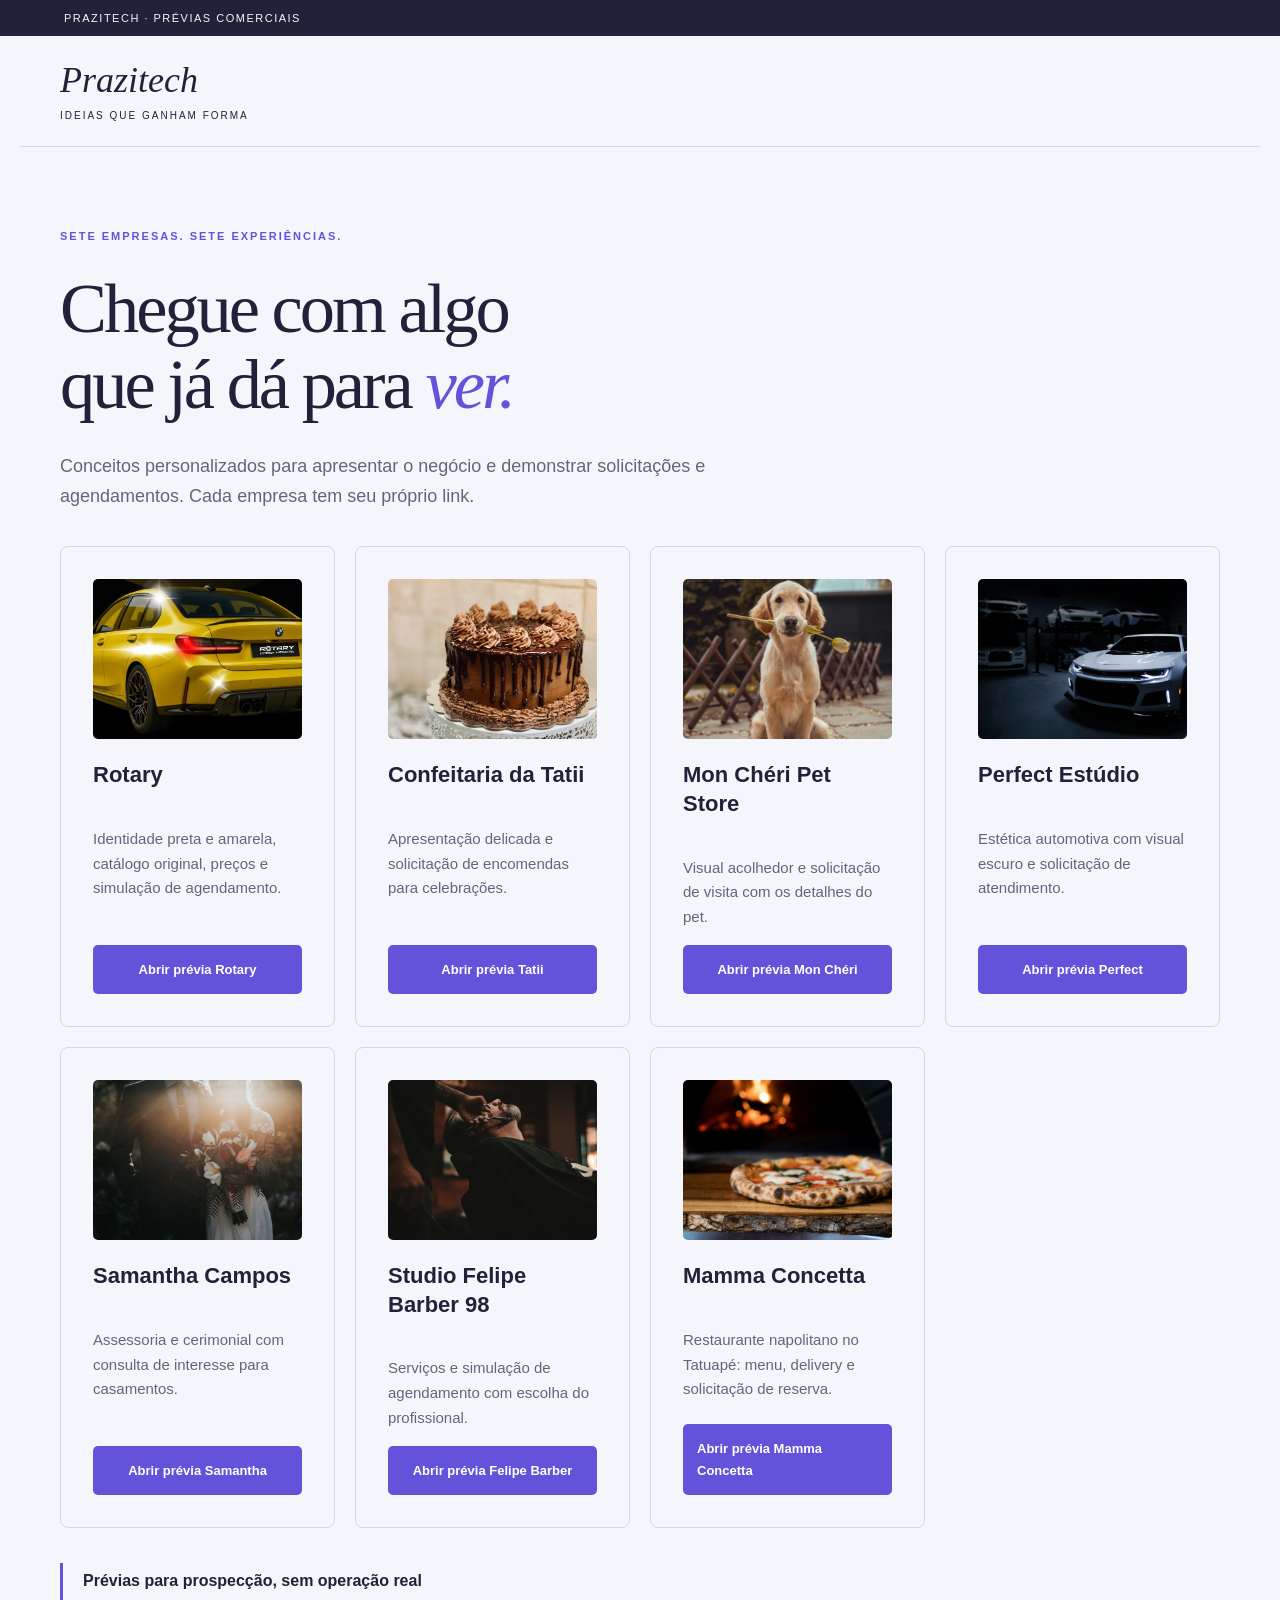
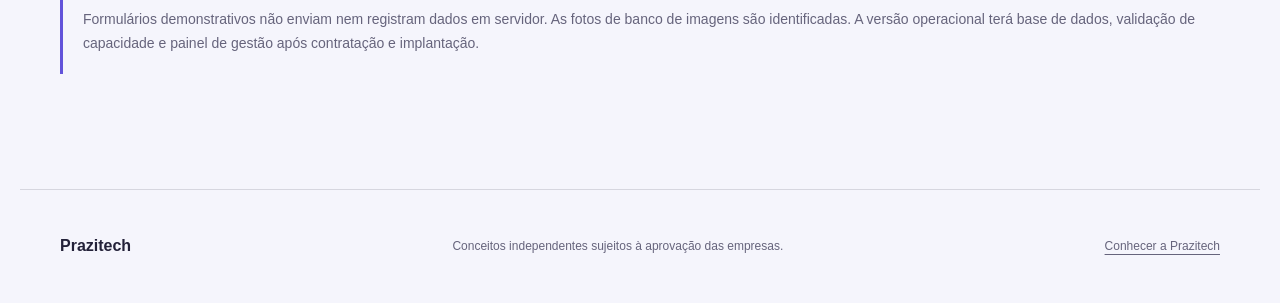
<file: index.html>
<!doctype html><html lang="pt-BR"><head><meta charset="utf-8"><meta name="viewport" content="width=device-width,initial-scale=1"><meta name="robots" content="noindex,nofollow"><title>Prazitech — Prévias comerciais</title><link rel="stylesheet" href="preview.css"></head><body style="--accent:#6253da;--bg:#f5f5fc;--ink:#232139;--muted:#66647c"><div class="ribbon">PRAZITECH · PRÉVIAS COMERCIAIS</div><header><strong class="brand">Prazitech<small>IDEIAS QUE GANHAM FORMA</small></strong></header><main class="section"><p class="eyebrow">SETE EMPRESAS. SETE EXPERIÊNCIAS.</p><h1>Chegue com algo<br>que já dá para <em>ver.</em></h1><p class="lead">Conceitos personalizados para apresentar o negócio e demonstrar solicitações e agendamentos. Cada empresa tem seu próprio link.</p><div class="cards" style="grid-template-columns:repeat(auto-fit,minmax(250px,1fr))"><article><img src="assets/hero.webp" alt="Carro do catálogo Rotary" style="width:100%;height:160px;object-fit:cover;border-radius:5px"><h3>Rotary</h3><p>Identidade preta e amarela, catálogo original, preços e simulação de agendamento.</p><a class="btn" style="color:white;text-decoration:none;padding:14px" href="rotary/">Abrir prévia Rotary</a></article><article><img src="assets/cake.jpg" alt="Bolo ilustrativo" style="width:100%;height:160px;object-fit:cover;border-radius:5px"><h3>Confeitaria da Tatii</h3><p>Apresentação delicada e solicitação de encomendas para celebrações.</p><a class="btn" style="color:white;text-decoration:none;padding:14px" href="tatii/">Abrir prévia Tatii</a></article><article><img src="assets/dog.jpg" alt="Cachorro ilustrativo" style="width:100%;height:160px;object-fit:cover;border-radius:5px"><h3>Mon Chéri Pet Store</h3><p>Visual acolhedor e solicitação de visita com os detalhes do pet.</p><a class="btn" style="color:white;text-decoration:none;padding:14px" href="mon-cheri/">Abrir prévia Mon Chéri</a></article><article><img src="assets/car.jpg" alt="Automóvel ilustrativo" style="width:100%;height:160px;object-fit:cover;border-radius:5px"><h3>Perfect Estúdio</h3><p>Estética automotiva com visual escuro e solicitação de atendimento.</p><a class="btn" style="color:white;text-decoration:none;padding:14px" href="perfect/">Abrir prévia Perfect</a></article><article><img src="assets/wedding.jpg" alt="Casamento ilustrativo" style="width:100%;height:160px;object-fit:cover;border-radius:5px"><h3>Samantha Campos</h3><p>Assessoria e cerimonial com consulta de interesse para casamentos.</p><a class="btn" style="color:white;text-decoration:none;padding:14px" href="samantha/">Abrir prévia Samantha</a></article><article><img src="assets/barber.jpg" alt="Barbearia ilustrativa" style="width:100%;height:160px;object-fit:cover;border-radius:5px"><h3>Studio Felipe Barber 98</h3><p>Serviços e simulação de agendamento com escolha do profissional.</p><a class="btn" style="color:white;text-decoration:none;padding:14px" href="felipe-barber/">Abrir prévia Felipe Barber</a></article><article><img src="mamma-concetta/assets/pizza.jpg" alt="Pizza ilustrativa" style="width:100%;height:160px;object-fit:cover;border-radius:5px"><h3>Mamma Concetta</h3><p>Restaurante napolitano no Tatuapé: menu, delivery e solicitação de reserva.</p><a class="btn" style="color:white;text-decoration:none;padding:14px" href="mamma-concetta/">Abrir prévia Mamma Concetta</a></article></div><div class="aside"><strong>Prévias para prospecção, sem operação real</strong><p>Formulários demonstrativos não enviam nem registram dados em servidor. As fotos de banco de imagens são identificadas. A versão operacional terá base de dados, validação de capacidade e painel de gestão após contratação e implantação.</p></div></main><footer><strong>Prazitech</strong><p>Conceitos independentes sujeitos à aprovação das empresas.</p><p><a href="https://prazitech.com.br/portfolio/" target="_blank" rel="noopener noreferrer" style="color:inherit;text-decoration:underline;text-underline-offset:4px">Conhecer a Prazitech</a></p></footer></body></html>
</file>
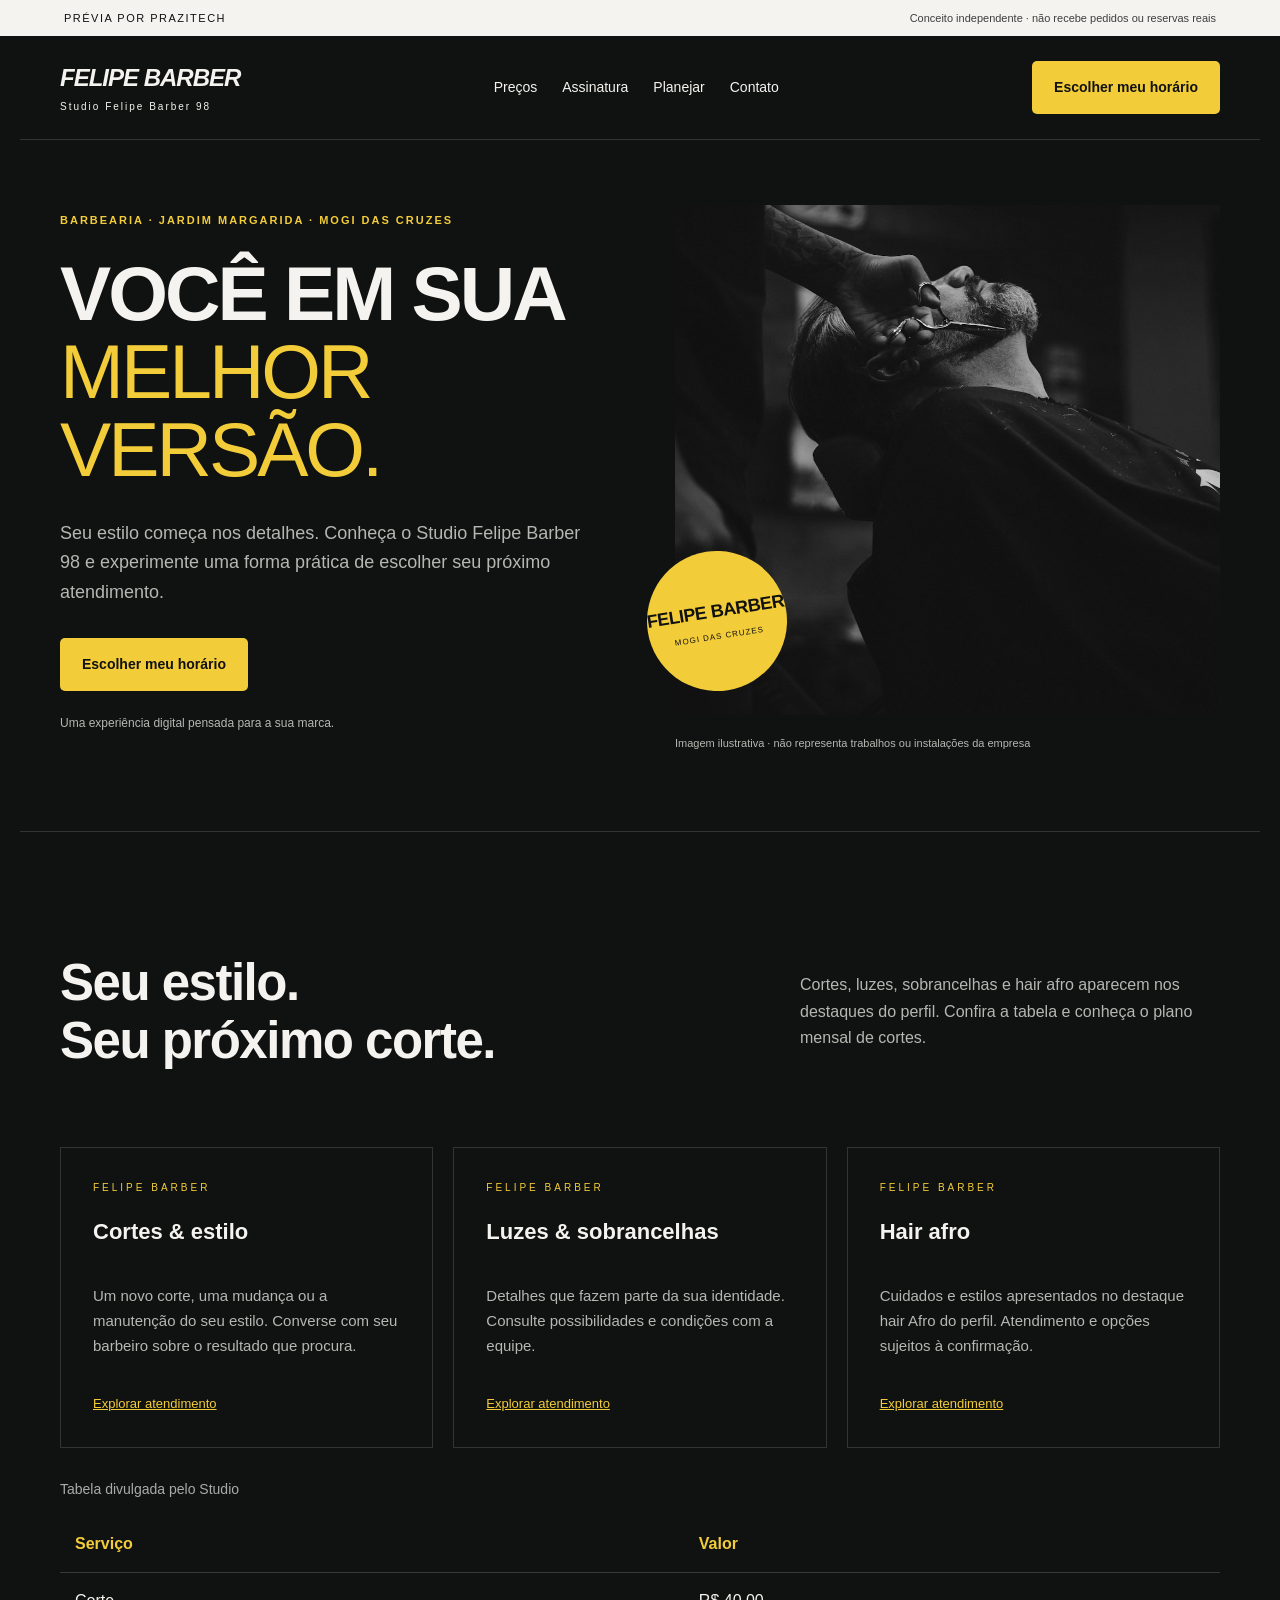
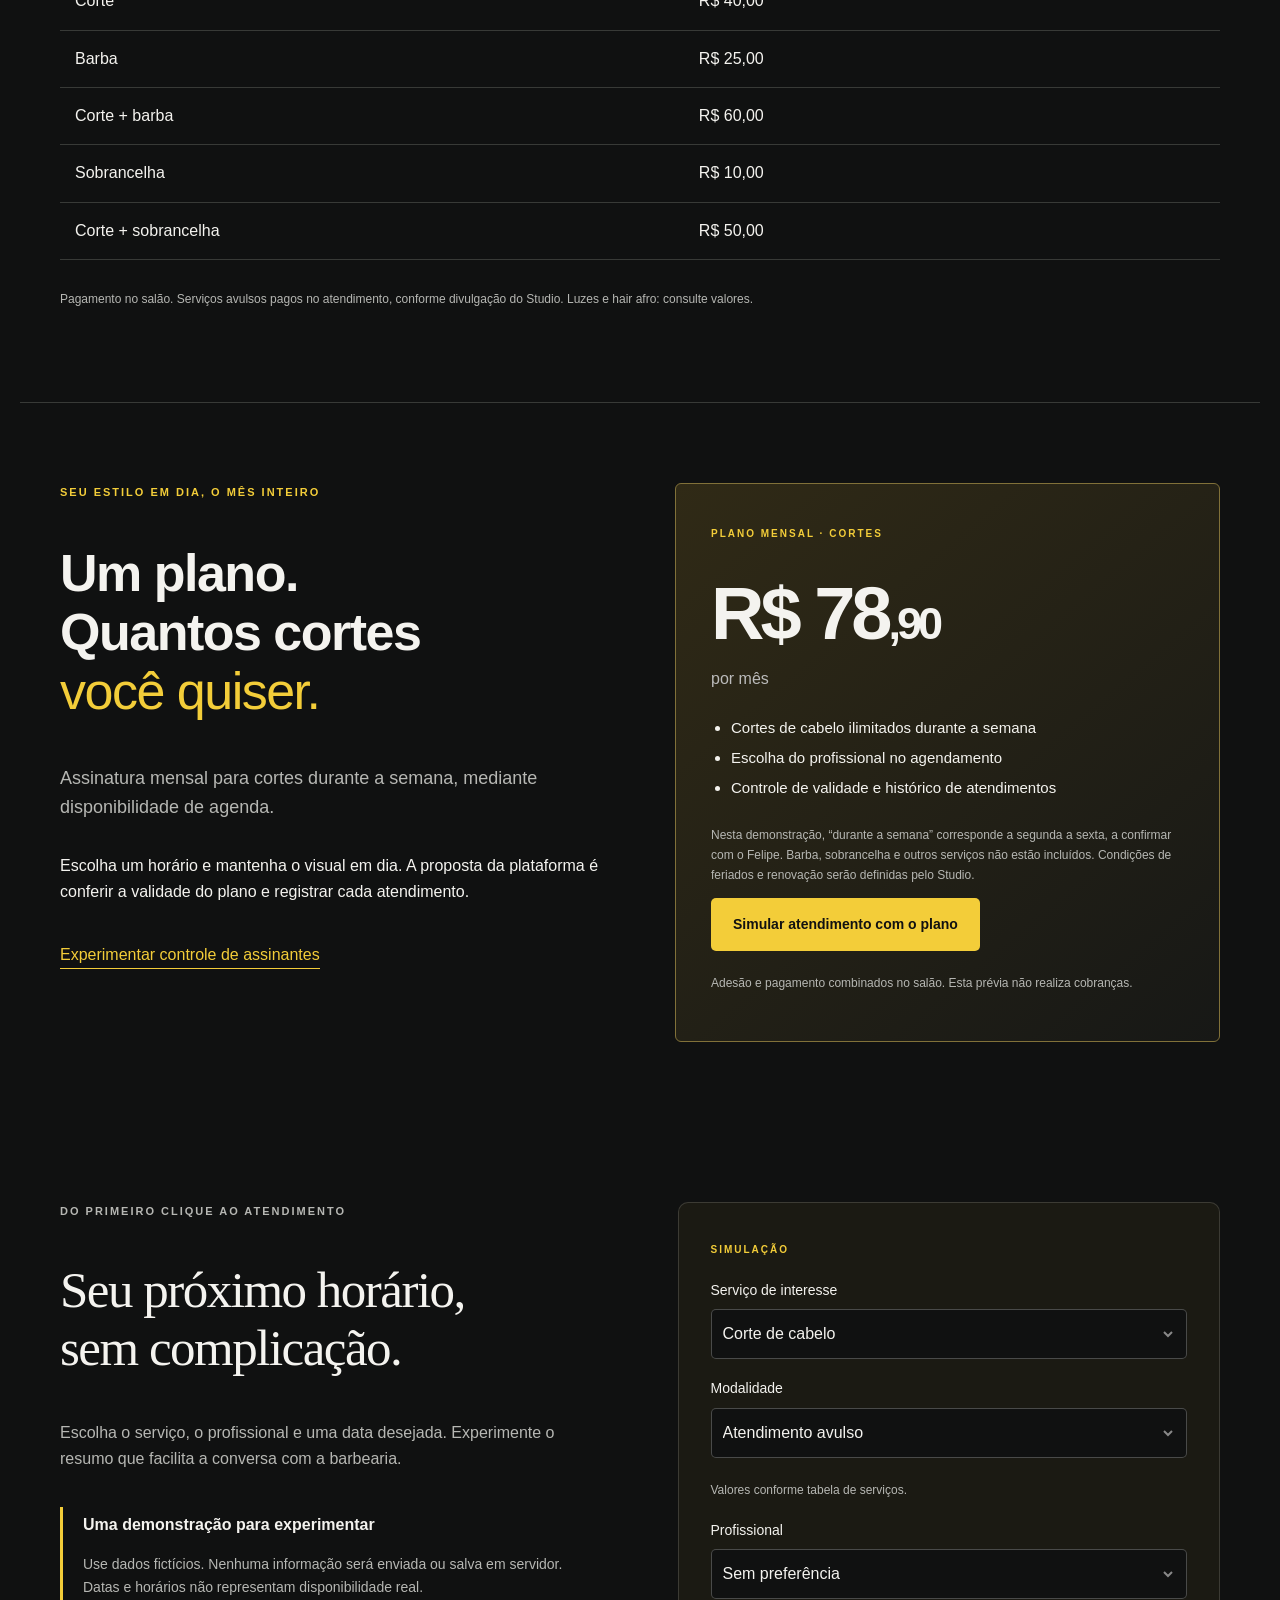
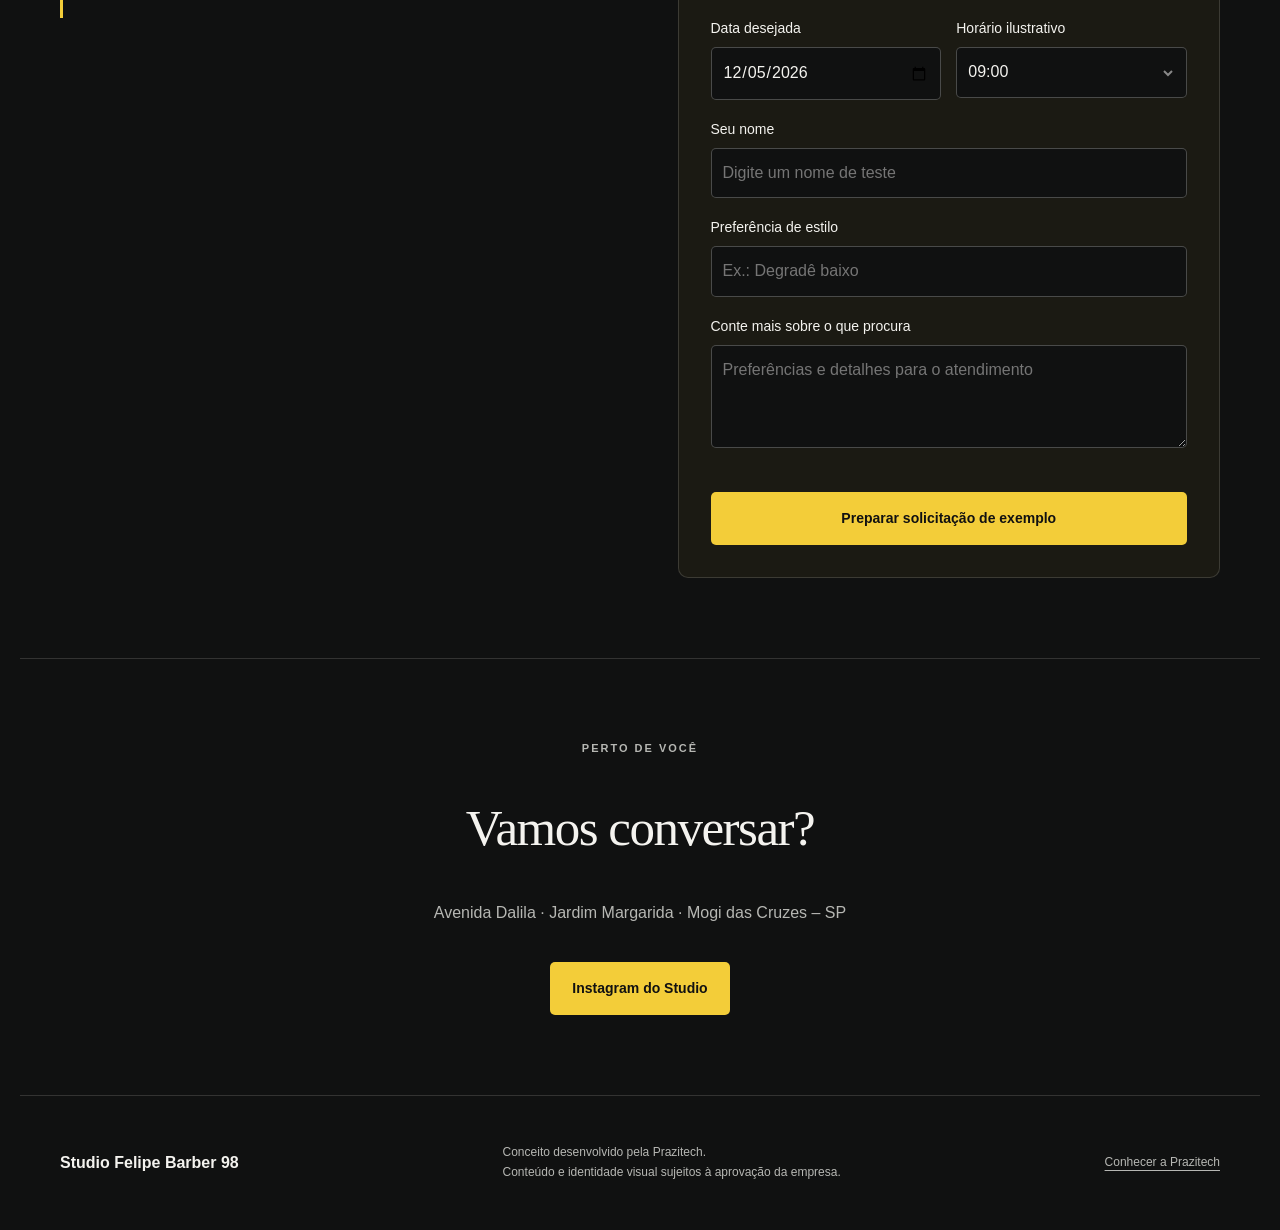
<file: felipe-barber/index.html>
<!doctype html><html lang="pt-BR"><head><meta charset="utf-8"><meta name="viewport" content="width=device-width,initial-scale=1"><meta name="robots" content="noindex,nofollow"><title>Studio Felipe Barber 98 — Prévia Prazitech</title><meta name="description" content="Proposta visual independente para Studio Felipe Barber 98, por Prazitech."><link rel="stylesheet" href="../preview.css"><link rel="stylesheet" href="membership.css"><style>.btn{color:#111}.brand{font:900 italic 24px Arial;letter-spacing:-1px}.brand small{font-style:normal;letter-spacing:2px}.hero h1{font:900 clamp(48px,6vw,80px)/1.02 Arial;letter-spacing:-3px;text-transform:uppercase}.hero em{font-style:normal;color:#f3cd39}.hero figure>img{border-radius:0;filter:grayscale(1);height:510px}.seal{color:#111;font:900 18px Arial;letter-spacing:-.5px;width:140px;height:140px}.seal small{font-size:8px}.cards article{border-radius:0}.section-head h2{font-family:Arial;font-weight:800}header .btn{font-size:14px}@media(max-width:800px){.brand{font-size:20px}.hero h1{font-size:54px}.hero figure>img{height:340px}.seal{width:110px;height:110px;font-size:15px}}</style></head><body class="barber" style="--accent:#f3cd39;--bg:#101111;--ink:#f4f3ef;--muted:#b6b7b3"><div class="ribbon">PRÉVIA POR PRAZITECH <span>Conceito independente · não recebe pedidos ou reservas reais</span></div><header><a class="brand" href="#">FELIPE BARBER<small>Studio Felipe Barber 98</small></a><nav><a href="#descobrir">Preços</a><a href="#assinatura">Assinatura</a><a href="#planejar">Planejar</a><a href="#contato">Contato</a></nav><a class="btn" href="#planejar">Escolher meu horário</a></header><main><section class="hero"><div><p class="eyebrow">BARBEARIA · JARDIM MARGARIDA · MOGI DAS CRUZES</p><h1>Você em sua<br><em>melhor versão.</em></h1><p class="lead">Seu estilo começa nos detalhes. Conheça o Studio Felipe Barber 98 e experimente uma forma prática de escolher seu próximo atendimento.</p><a class="btn" href="#planejar">Escolher meu horário</a><p class="caption">Uma experiência digital pensada para a sua marca.</p></div><figure><img src="../assets/barber.jpg" alt="Ambiente de barbearia, imagem ilustrativa"><figcaption>Imagem ilustrativa · não representa trabalhos ou instalações da empresa</figcaption><span class="seal">FELIPE BARBER<small>MOGI DAS CRUZES</small></span></figure></section><section class="discover section" id="descobrir"><div class="section-head"><h2>Seu estilo.<br>Seu próximo corte.</h2><p>Cortes, luzes, sobrancelhas e hair afro aparecem nos destaques do perfil. Confira a tabela e conheça o plano mensal de cortes.</p></div><div class="cards"><article><span class="mini">FELIPE BARBER</span><h3>Cortes & estilo</h3><p>Um novo corte, uma mudança ou a manutenção do seu estilo. Converse com seu barbeiro sobre o resultado que procura.</p><a href="#planejar">Explorar atendimento</a></article><article><span class="mini">FELIPE BARBER</span><h3>Luzes & sobrancelhas</h3><p>Detalhes que fazem parte da sua identidade. Consulte possibilidades e condições com a equipe.</p><a href="#planejar">Explorar atendimento</a></article><article><span class="mini">FELIPE BARBER</span><h3>Hair afro</h3><p>Cuidados e estilos apresentados no destaque hair Afro do perfil. Atendimento e opções sujeitos à confirmação.</p><a href="#planejar">Explorar atendimento</a></article></div><div class="table-wrap"><table><caption>Tabela divulgada pelo Studio</caption><thead><tr><th>Serviço</th><th>Valor</th></tr></thead><tbody><tr><td>Corte</td><td>R$ 40,00</td></tr><tr><td>Barba</td><td>R$ 25,00</td></tr><tr><td>Corte + barba</td><td>R$ 60,00</td></tr><tr><td>Sobrancelha</td><td>R$ 10,00</td></tr><tr><td>Corte + sobrancelha</td><td>R$ 50,00</td></tr></tbody></table></div><p class="caption">Pagamento no salão. Serviços avulsos pagos no atendimento, conforme divulgação do Studio. Luzes e hair afro: consulte valores.</p></section><section class="section membership" id="assinatura"><div><p class="eyebrow">SEU ESTILO EM DIA, O MÊS INTEIRO</p><h2>Um plano.<br>Quantos cortes<br><em>você quiser.</em></h2><p class="lead">Assinatura mensal para cortes durante a semana, mediante disponibilidade de agenda.</p><p>Escolha um horário e mantenha o visual em dia. A proposta da plataforma é conferir a validade do plano e registrar cada atendimento.</p><a class="under" href="gestao.html">Experimentar controle de assinantes</a></div><div class="plan-card"><span class="badge">PLANO MENSAL · CORTES</span><p class="plan-price">R$ 78<span>,90</span><small>por mês</small></p><ul><li>Cortes de cabelo ilimitados durante a semana</li><li>Escolha do profissional no agendamento</li><li>Controle de validade e histórico de atendimentos</li></ul><p class="caption">Nesta demonstração, “durante a semana” corresponde a segunda a sexta, a confirmar com o Felipe. Barba, sobrancelha e outros serviços não estão incluídos. Condições de feriados e renovação serão definidas pelo Studio.</p><a class="btn" href="#planejar">Simular atendimento com o plano</a><p class="caption">Adesão e pagamento combinados no salão. Esta prévia não realiza cobranças.</p></div></section><section class="planner section" id="planejar"><div><p class="eyebrow">DO PRIMEIRO CLIQUE AO ATENDIMENTO</p><h2>Seu próximo horário,<br>sem complicação.</h2><p>Escolha o serviço, o profissional e uma data desejada. Experimente o resumo que facilita a conversa com a barbearia.</p><div class="aside"><strong>Uma demonstração para experimentar</strong><p>Use dados fictícios. Nenhuma informação será enviada ou salva em servidor. Datas e horários não representam disponibilidade real.</p></div></div><form id="planner" data-business="Studio Felipe Barber 98"><span class="badge">SIMULAÇÃO</span><label for="kind">Serviço de interesse</label><select id="kind"><option>Corte de cabelo</option><option>Barba</option><option>Corte + barba</option><option>Sobrancelhas</option><option>Corte + sobrancelha</option><option>Luzes</option><option>Hair afro</option></select><label for="billing">Modalidade</label><select id="billing"><option value="avulso">Atendimento avulso</option><option value="plano">Assinatura mensal · demonstração</option></select><p id="plan-help" class="caption" aria-live="polite">Valores conforme tabela de serviços.</p><label for="professional">Profissional</label><select id="professional"><option>Sem preferência</option><option>Felipe · @zigrinnyfelipe</option><option>Profissional · @knpereira_</option></select><div class="fields"><div><label for="day">Data desejada</label><input id="day" type="date" required></div><div><label for="hour">Horário ilustrativo</label><select id="hour"><option>09:00</option><option>10:30</option><option>14:00</option><option>15:30</option></select></div></div><label for="person">Seu nome</label><input id="person" maxlength="70" placeholder="Digite um nome de teste" required><label for="detail">Preferência de estilo</label><input id="detail" maxlength="100" placeholder="Ex.: Degradê baixo" required><label for="obs">Conte mais sobre o que procura</label><textarea id="obs" rows="3" maxlength="500" placeholder="Preferências e detalhes para o atendimento"></textarea><p id="booking-error" role="alert" style="color:#ffb6a5"></p><button class="btn" type="submit">Preparar solicitação de exemplo</button><div id="output" hidden aria-live="polite"><h3>Sua ideia, organizada.</h3><p>Prévia da mensagem de WhatsApp. Não é uma reserva ou pedido confirmado.</p><textarea id="text" readonly rows="8"></textarea><button type="button" id="copy">Copiar mensagem de teste</button></div></form></section><section class="contact section" id="contato"><p class="eyebrow">PERTO DE VOCÊ</p><h2>Vamos conversar?</h2><p>Avenida Dalila · Jardim Margarida · Mogi das Cruzes – SP</p><a class="btn" href="https://www.instagram.com/studiofelipebarber98/" target="_blank" rel="noopener">Instagram do Studio</a></section></main><footer><strong>Studio Felipe Barber 98</strong><p>Conceito desenvolvido pela Prazitech.<br>Conteúdo e identidade visual sujeitos à aprovação da empresa.</p><p><a href="https://prazitech.com.br/portfolio/" target="_blank" rel="noopener noreferrer" style="color:inherit;text-decoration:underline;text-underline-offset:4px">Conhecer a Prazitech</a></p></footer><script src="barber.js"></script></body></html>
</file>
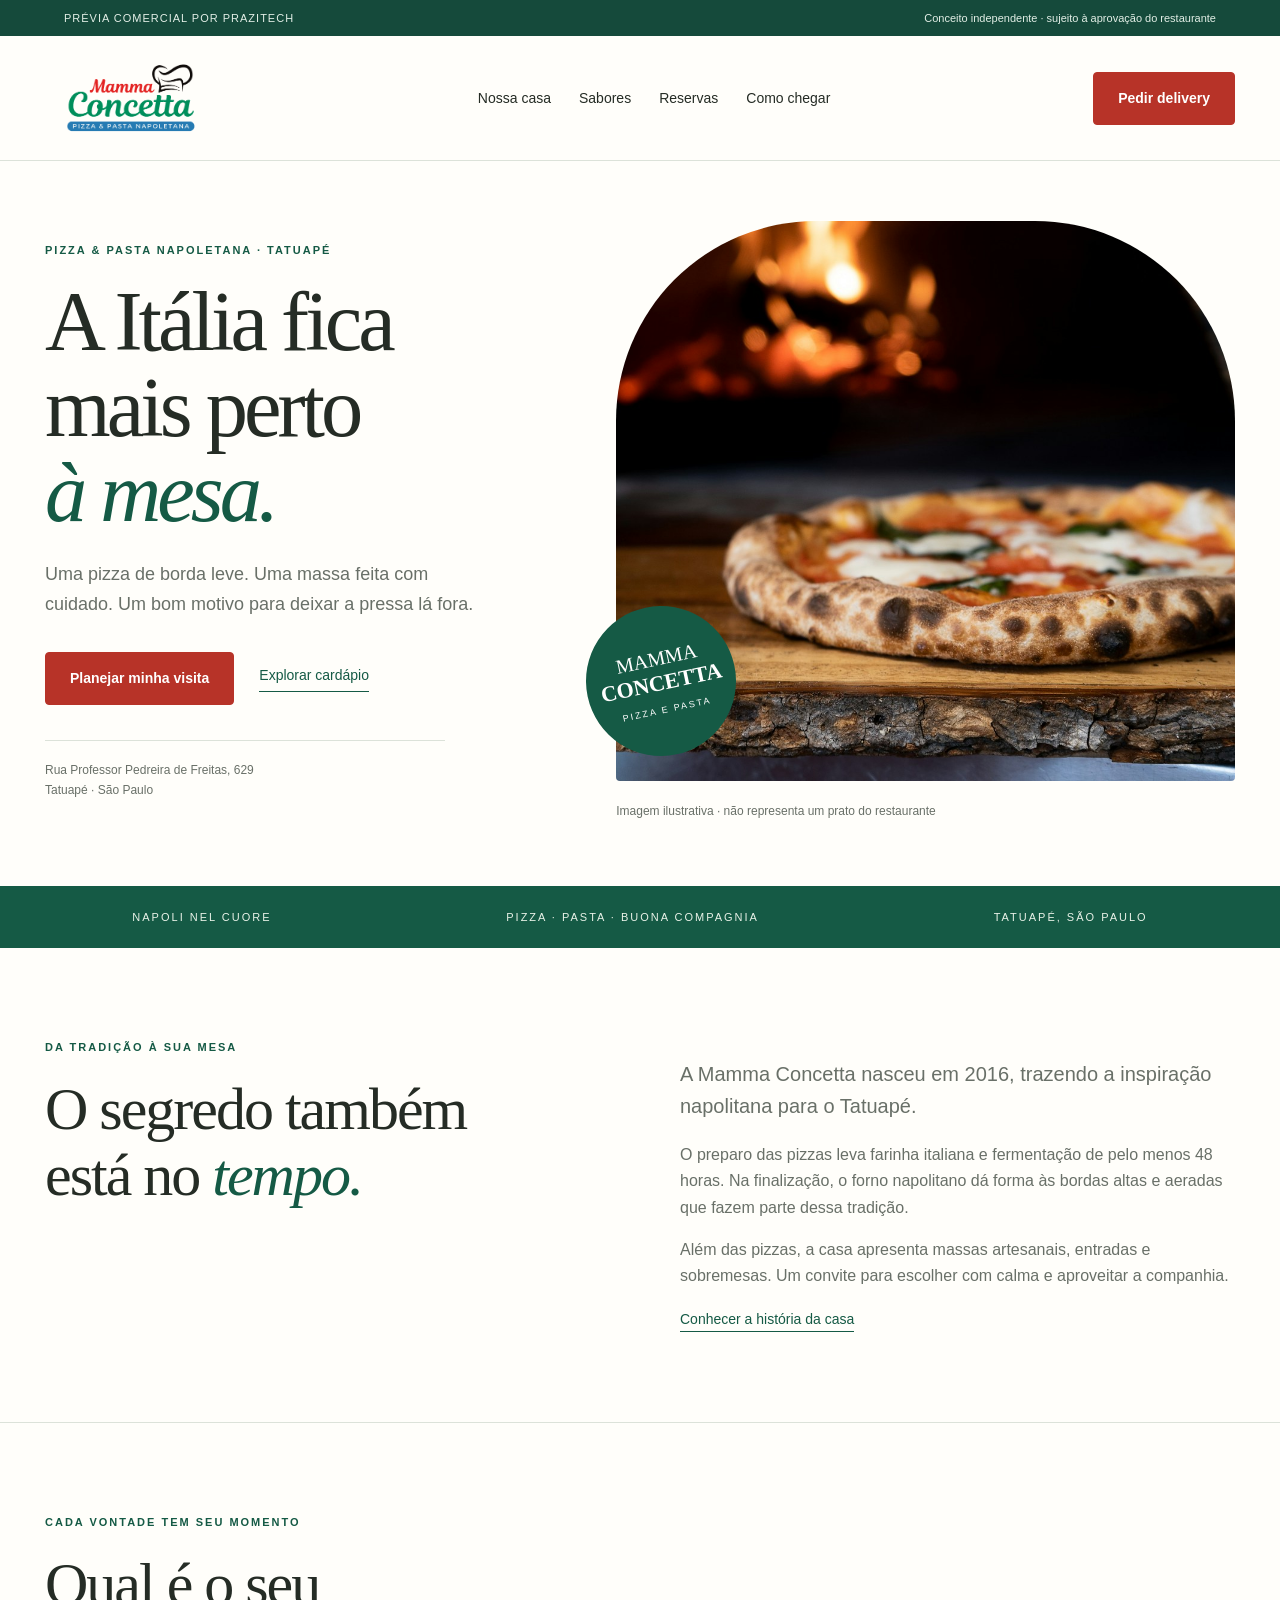
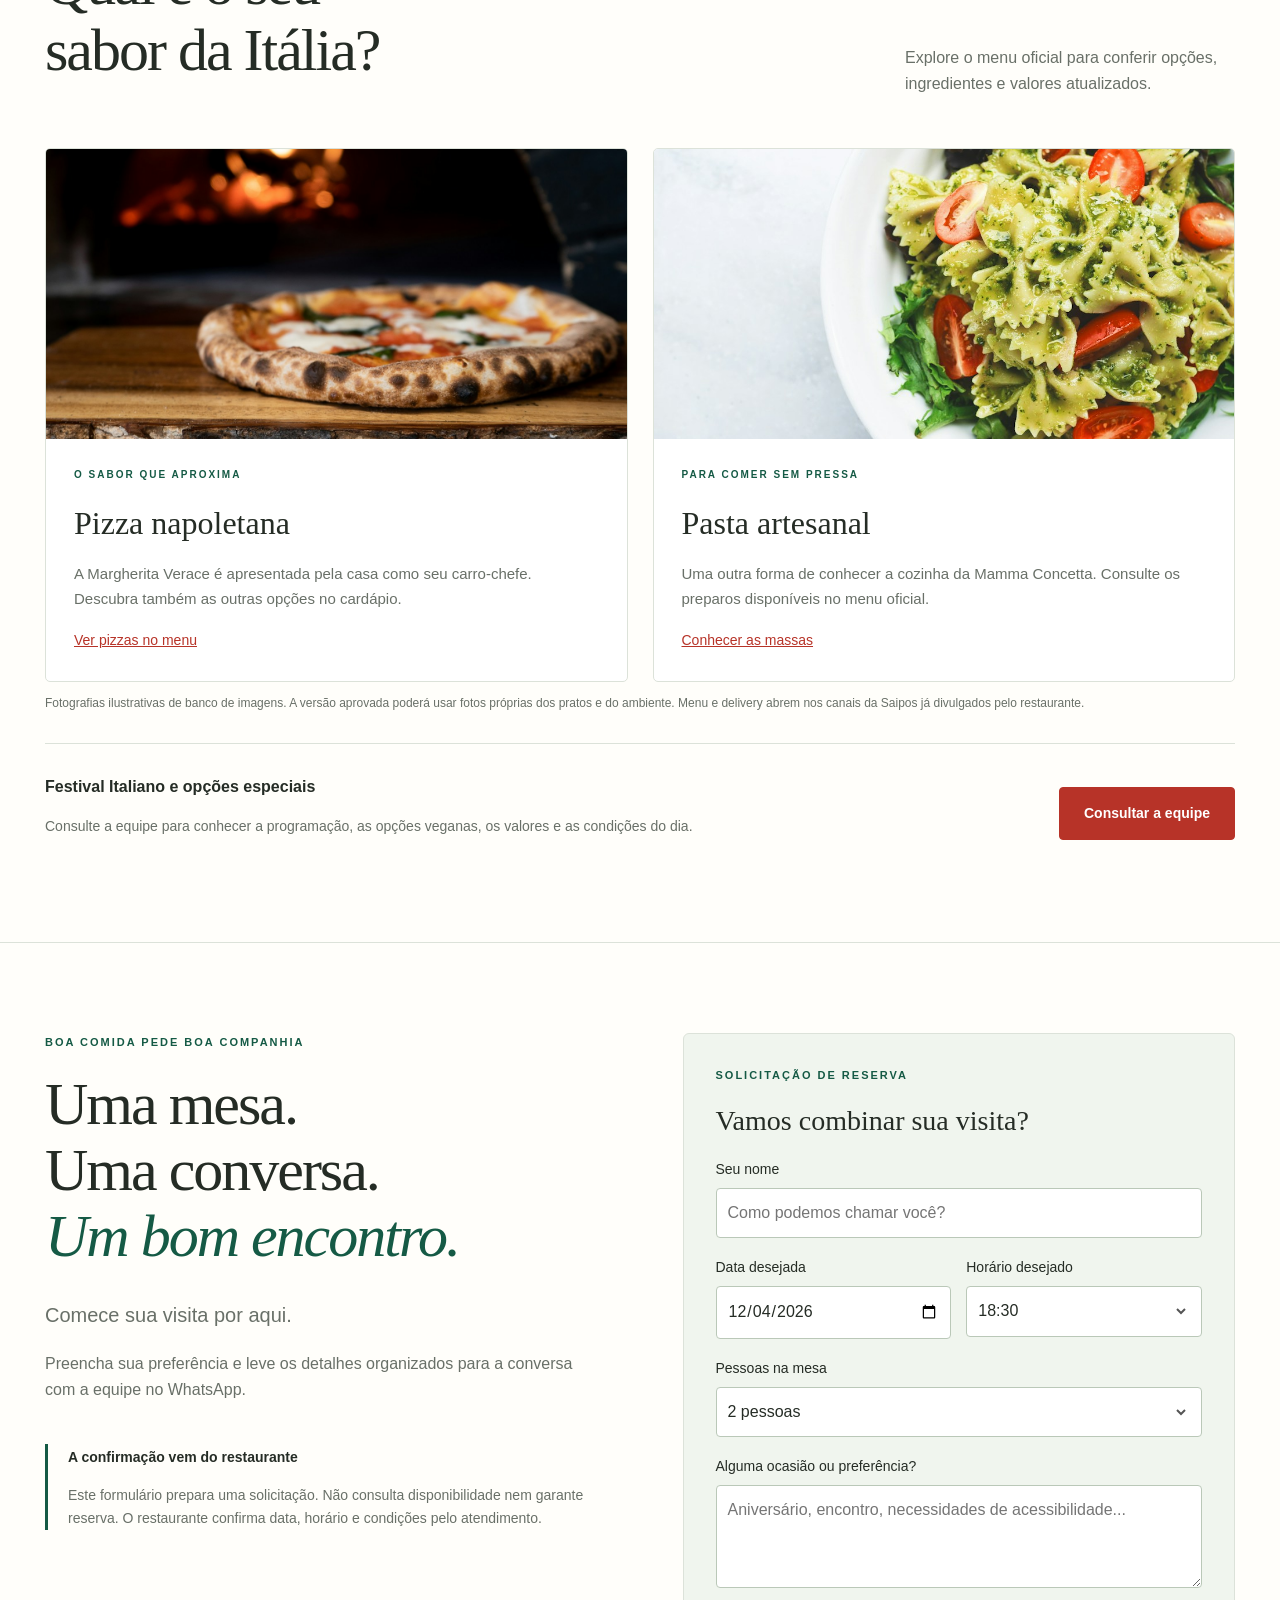
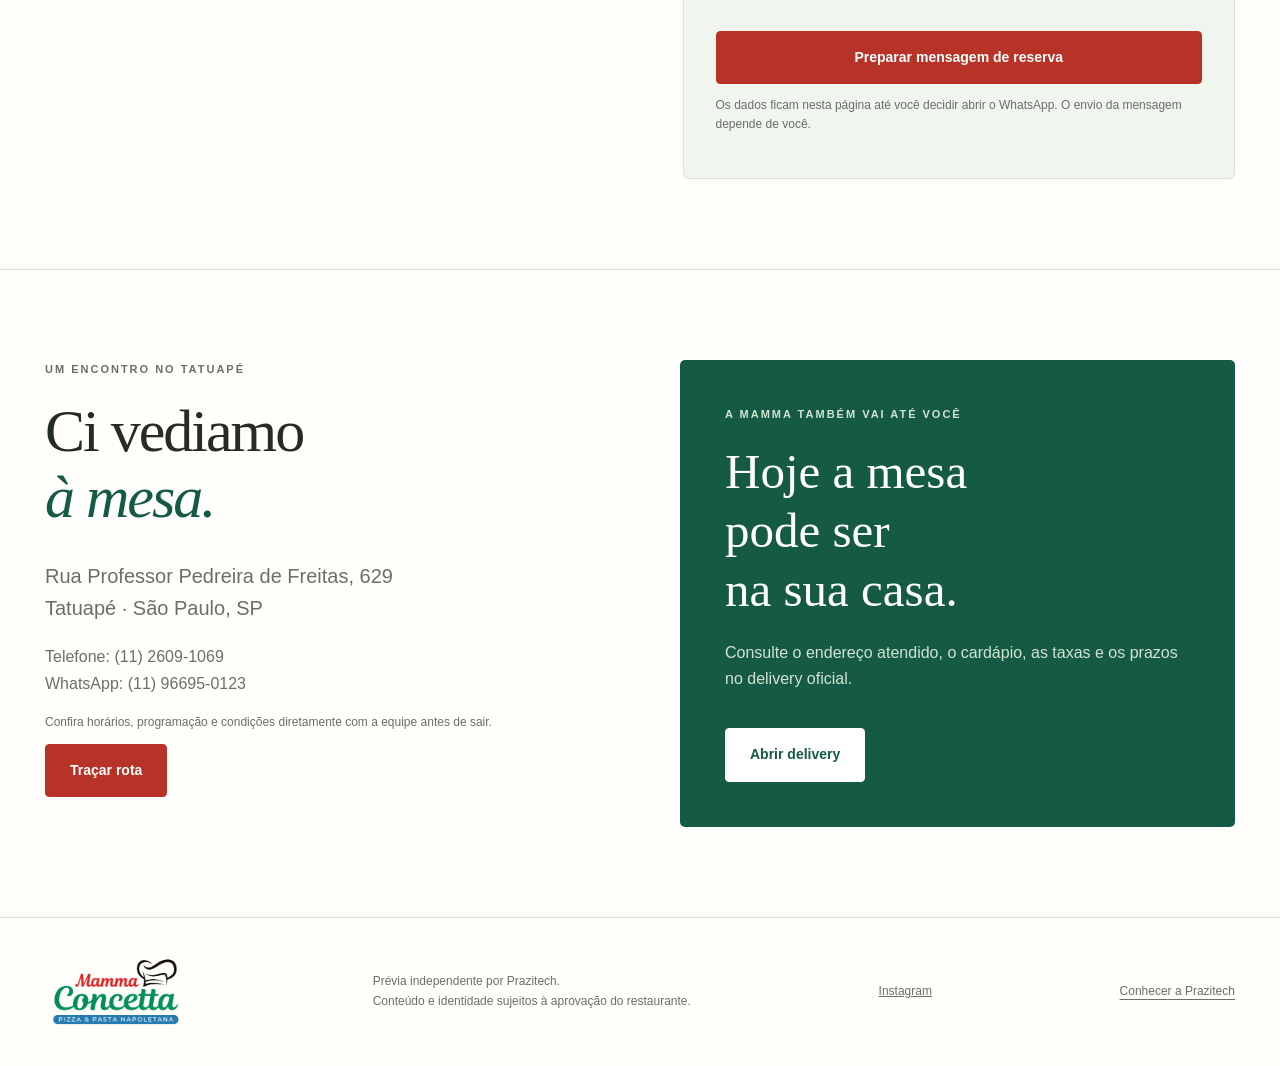
<file: mamma-concetta/index.html>
<!doctype html><html lang="pt-BR"><head><meta charset="utf-8"><meta name="viewport" content="width=device-width,initial-scale=1"><meta name="robots" content="noindex,nofollow"><meta name="description" content="Conceito de renovação digital para Mamma Concetta Pizza e Pasta, no Tatuapé. Cardápio, delivery e solicitação de reserva."><title>Mamma Concetta · Um encontro com a Itália</title><link rel="stylesheet" href="mamma.css"></head><body><div class="preview">PRÉVIA COMERCIAL POR PRAZITECH <span>Conceito independente · sujeito à aprovação do restaurante</span></div><header><a class="logo" href="#" aria-label="Mamma Concetta início"><img src="assets/logo.png" alt="Mamma Concetta Pizza e Pasta Napoletana"></a><nav><a href="#casa">Nossa casa</a><a href="#sabores">Sabores</a><a href="#reservar">Reservas</a><a href="#local">Como chegar</a></nav><a class="button" href="https://mammaconcetta.saipos.com/home" target="_blank" rel="noopener">Pedir delivery</a></header><main><section class="hero"><div class="hero-copy"><p class="eyebrow">PIZZA & PASTA NAPOLETANA · TATUAPÉ</p><h1>A Itália fica<br>mais perto<br><em>à mesa.</em></h1><p>Uma pizza de borda leve. Uma massa feita com cuidado. Um bom motivo para deixar a pressa lá fora.</p><div class="actions"><a class="button" href="#reservar">Planejar minha visita</a><a class="under" href="https://cardapiomammaconcetta.saipos.com" target="_blank" rel="noopener">Explorar cardápio</a></div><div class="hero-details"><span>Rua Professor Pedreira de Freitas, 629</span><span>Tatuapé · São Paulo</span></div></div><figure class="hero-photo"><img src="assets/pizza.jpg" alt="Pizza artesanal, fotografia ilustrativa"><div class="stamp">MAMMA<br><strong>CONCETTA</strong><small>PIZZA E PASTA</small></div><figcaption>Imagem ilustrativa · não representa um prato do restaurante</figcaption></figure></section><div class="ribbon"><span>NAPOLI NEL CUORE</span><span>PIZZA · PASTA · BUONA COMPAGNIA</span><span>TATUAPÉ, SÃO PAULO</span></div><section class="story section" id="casa"><div><p class="eyebrow">DA TRADIÇÃO À SUA MESA</p><h2>O segredo também<br>está no <em>tempo.</em></h2></div><div><p class="large">A Mamma Concetta nasceu em 2016, trazendo a inspiração napolitana para o Tatuapé.</p><p>O preparo das pizzas leva farinha italiana e fermentação de pelo menos 48 horas. Na finalização, o forno napolitano dá forma às bordas altas e aeradas que fazem parte dessa tradição.</p><p>Além das pizzas, a casa apresenta massas artesanais, entradas e sobremesas. Um convite para escolher com calma e aproveitar a companhia.</p><a class="under" href="https://www.mammaconcetta.com.br/sobre-nos" target="_blank" rel="noopener">Conhecer a história da casa</a></div></section><section class="section flavors" id="sabores"><div class="heading"><div><p class="eyebrow">CADA VONTADE TEM SEU MOMENTO</p><h2>Qual é o seu<br>sabor da Itália?</h2></div><p>Explore o menu oficial para conferir opções, ingredientes e valores atualizados.</p></div><div class="food-grid"><article class="pizza-card"><img src="assets/pizza.jpg" alt="Pizza ilustrativa" loading="lazy"><div><p class="eyebrow">O SABOR QUE APROXIMA</p><h3>Pizza napoletana</h3><p>A Margherita Verace é apresentada pela casa como seu carro-chefe. Descubra também as outras opções no cardápio.</p><a href="https://cardapiomammaconcetta.saipos.com" target="_blank" rel="noopener">Ver pizzas no menu</a></div></article><article><img src="assets/pasta.jpg" alt="Massa com molho e folhas verdes, fotografia ilustrativa" loading="lazy"><div><p class="eyebrow">PARA COMER SEM PRESSA</p><h3>Pasta artesanal</h3><p>Uma outra forma de conhecer a cozinha da Mamma Concetta. Consulte os preparos disponíveis no menu oficial.</p><a href="https://cardapiomammaconcetta.saipos.com" target="_blank" rel="noopener">Conhecer as massas</a></div></article></div><p class="caption">Fotografias ilustrativas de banco de imagens. A versão aprovada poderá usar fotos próprias dos pratos e do ambiente. Menu e delivery abrem nos canais da Saipos já divulgados pelo restaurante.</p><div class="menu-shortcut"><div><strong>Festival Italiano e opções especiais</strong><p>Consulte a equipe para conhecer a programação, as opções veganas, os valores e as condições do dia.</p></div><a class="button" href="https://wa.me/5511966950123" target="_blank" rel="noopener">Consultar a equipe</a></div></section><section class="reserve section" id="reservar"><div><p class="eyebrow">BOA COMIDA PEDE BOA COMPANHIA</p><h2>Uma mesa.<br>Uma conversa.<br><em>Um bom encontro.</em></h2><p class="large">Comece sua visita por aqui.</p><p>Preencha sua preferência e leve os detalhes organizados para a conversa com a equipe no WhatsApp.</p><div class="reserve-note"><strong>A confirmação vem do restaurante</strong><p>Este formulário prepara uma solicitação. Não consulta disponibilidade nem garante reserva. O restaurante confirma data, horário e condições pelo atendimento.</p></div></div><form id="reservation"><p class="eyebrow">SOLICITAÇÃO DE RESERVA</p><h3>Vamos combinar sua visita?</h3><label for="name">Seu nome</label><input id="name" name="name" autocomplete="given-name" required maxlength="80" placeholder="Como podemos chamar você?"><div class="fields"><div><label for="date">Data desejada</label><input type="date" id="date" required></div><div><label for="time">Horário desejado</label><select id="time"><option>18:30</option><option>19:00</option><option>19:30</option><option>20:00</option><option>20:30</option><option>21:00</option><option>Outro horário · combinar</option></select></div></div><label for="people">Pessoas na mesa</label><select id="people"><option>2 pessoas</option><option>3 pessoas</option><option>4 pessoas</option><option>5 pessoas</option><option>6 pessoas</option><option>7 ou mais · combinar</option><option>1 pessoa</option></select><label for="occasion">Alguma ocasião ou preferência?</label><textarea id="occasion" rows="3" maxlength="500" placeholder="Aniversário, encontro, necessidades de acessibilidade..."></textarea><p id="error" role="alert"></p><button class="button" type="submit">Preparar mensagem de reserva</button><p class="caption">Os dados ficam nesta página até você decidir abrir o WhatsApp. O envio da mensagem depende de você.</p><div id="summary" hidden aria-live="polite"><h3>Vamos conversar com a casa.</h3><p>Confira os dados antes de abrir o WhatsApp:</p><pre id="message"></pre><a class="button" id="send" target="_blank" rel="noopener">Abrir WhatsApp com a solicitação</a><p class="caption">Nenhuma reserva é criada por esta prévia. Aguarde a confirmação da equipe.</p></div></form></section><section class="section location" id="local"><div><p class="eyebrow">UM ENCONTRO NO TATUAPÉ</p><h2>Ci vediamo<br><em>à mesa.</em></h2><p class="large">Rua Professor Pedreira de Freitas, 629<br>Tatuapé · São Paulo, SP</p><p>Telefone: <a href="tel:+551126091069">(11) 2609-1069</a><br>WhatsApp: <a href="https://wa.me/5511966950123" target="_blank" rel="noopener">(11) 96695-0123</a></p><p class="caption">Confira horários, programação e condições diretamente com a equipe antes de sair.</p><a class="button" href="https://www.google.com/maps/search/?api=1&query=Mamma+Concetta+Rua+Professor+Pedreira+de+Freitas+629+Tatuape" target="_blank" rel="noopener">Traçar rota</a></div><div class="delivery"><p class="eyebrow">A MAMMA TAMBÉM VAI ATÉ VOCÊ</p><h3>Hoje a mesa<br>pode ser<br>na sua casa.</h3><p>Consulte o endereço atendido, o cardápio, as taxas e os prazos no delivery oficial.</p><a class="button light" href="https://mammaconcetta.saipos.com/home" target="_blank" rel="noopener">Abrir delivery</a></div></section></main><footer><img src="assets/logo.png" alt="Mamma Concetta" width="140"><p>Prévia independente por Prazitech.<br>Conteúdo e identidade sujeitos à aprovação do restaurante.</p><div><a href="https://www.instagram.com/mammaconcetta_pizzaepasta/" target="_blank" rel="noopener">Instagram</a></div><p><a href="https://prazitech.com.br/portfolio/" target="_blank" rel="noopener noreferrer" style="color:inherit;text-decoration:underline;text-underline-offset:4px">Conhecer a Prazitech</a></p></footer><script src="mamma.js"></script></body></html>
</file>
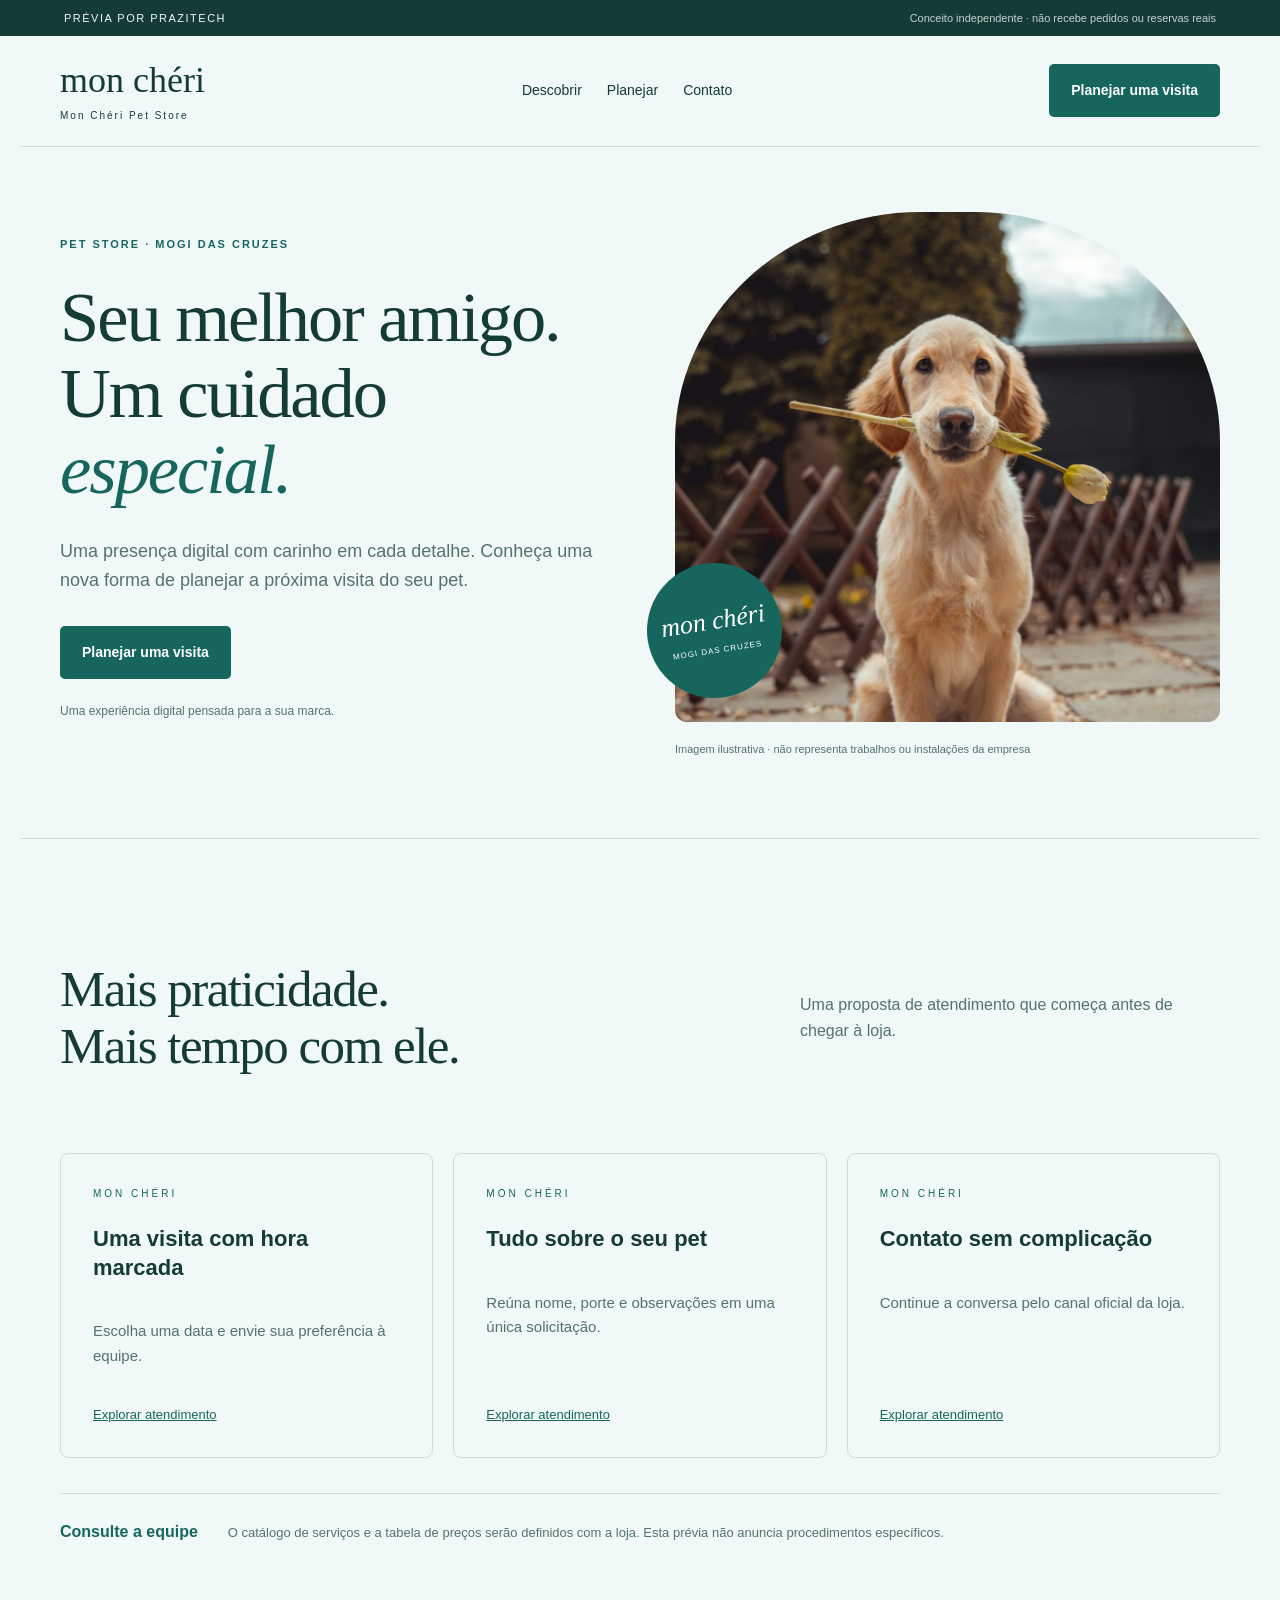
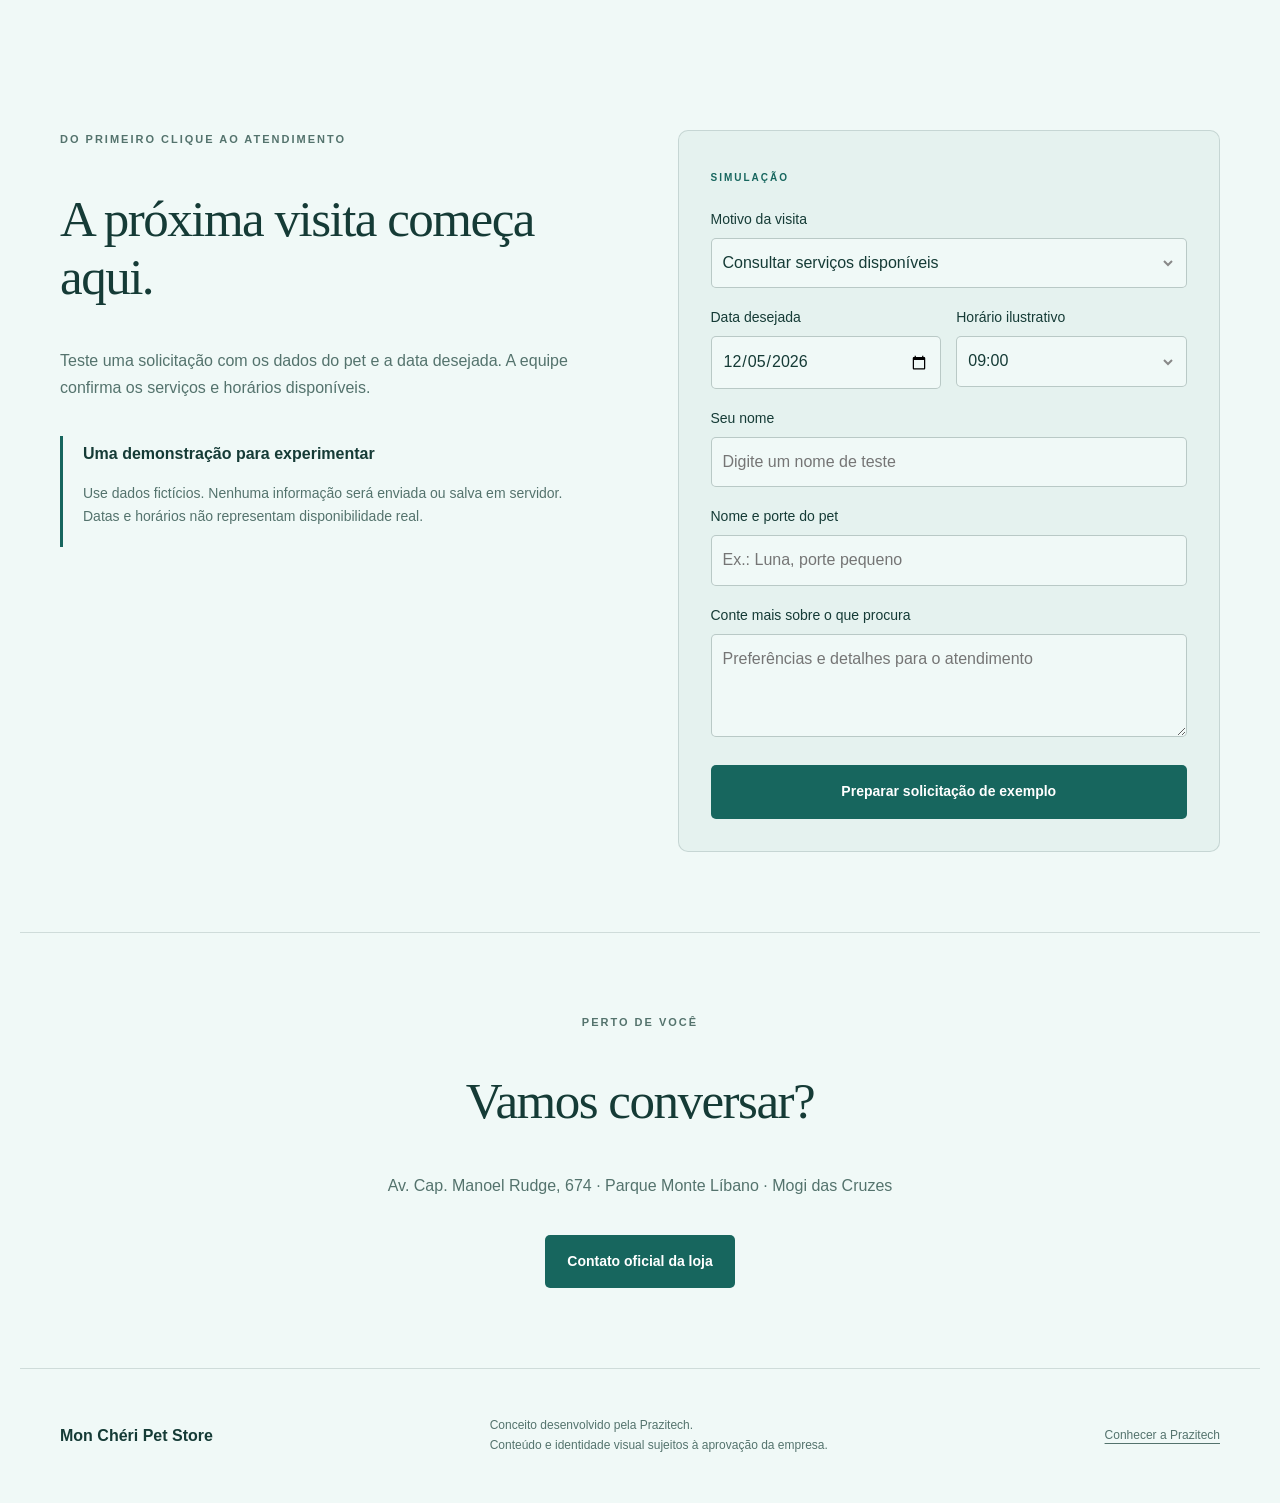
<file: mon-cheri/index.html>
<!doctype html><html lang="pt-BR"><head><meta charset="utf-8"><meta name="viewport" content="width=device-width,initial-scale=1"><meta name="robots" content="noindex,nofollow"><title>Mon Chéri Pet Store — Prévia Prazitech</title><meta name="description" content="Proposta visual independente para Mon Chéri Pet Store, por Prazitech."><link rel="stylesheet" href="../preview.css"></head><body class="mon-cheri" style="--accent:#17665e;--bg:#f0f9f7;--ink:#153b36;--muted:#54736d"><div class="ribbon">PRÉVIA POR PRAZITECH <span>Conceito independente · não recebe pedidos ou reservas reais</span></div><header><a class="brand" href="#">mon chéri<small>Mon Chéri Pet Store</small></a><nav><a href="#descobrir">Descobrir</a><a href="#planejar">Planejar</a><a href="#contato">Contato</a></nav><a class="btn" href="#planejar">Planejar uma visita</a></header><main><section class="hero"><div><p class="eyebrow">PET STORE · MOGI DAS CRUZES</p><h1>Seu melhor amigo.<br>Um cuidado <em>especial.</em></h1><p class="lead">Uma presença digital com carinho em cada detalhe. Conheça uma nova forma de planejar a próxima visita do seu pet.</p><a class="btn" href="#planejar">Planejar uma visita</a><p class="caption">Uma experiência digital pensada para a sua marca.</p></div><figure><img src="../assets/dog.jpg" alt="Golden retriever, imagem ilustrativa"><figcaption>Imagem ilustrativa · não representa trabalhos ou instalações da empresa</figcaption><span class="seal">mon chéri<small>MOGI DAS CRUZES</small></span></figure></section><section class="discover section" id="descobrir"><div class="section-head"><h2>Mais praticidade.<br>Mais tempo com ele.</h2><p>Uma proposta de atendimento que começa antes de chegar à loja.</p></div><div class="cards"><article><span class="mini">mon chéri</span><h3>Uma visita com hora marcada</h3><p>Escolha uma data e envie sua preferência à equipe.</p><a href="#planejar">Explorar atendimento</a></article><article><span class="mini">mon chéri</span><h3>Tudo sobre o seu pet</h3><p>Reúna nome, porte e observações em uma única solicitação.</p><a href="#planejar">Explorar atendimento</a></article><article><span class="mini">mon chéri</span><h3>Contato sem complicação</h3><p>Continue a conversa pelo canal oficial da loja.</p><a href="#planejar">Explorar atendimento</a></article></div><div class="price-note"><strong>Consulte a equipe</strong><p>O catálogo de serviços e a tabela de preços serão definidos com a loja. Esta prévia não anuncia procedimentos específicos.</p></div></section><section class="planner section" id="planejar"><div><p class="eyebrow">DO PRIMEIRO CLIQUE AO ATENDIMENTO</p><h2>A próxima visita começa aqui.</h2><p>Teste uma solicitação com os dados do pet e a data desejada. A equipe confirma os serviços e horários disponíveis.</p><div class="aside"><strong>Uma demonstração para experimentar</strong><p>Use dados fictícios. Nenhuma informação será enviada ou salva em servidor. Datas e horários não representam disponibilidade real.</p></div></div><form id="planner" data-business="Mon Chéri Pet Store"><span class="badge">SIMULAÇÃO</span><label for="kind">Motivo da visita</label><select id="kind"><option>Consultar serviços disponíveis</option><option>Solicitar atendimento para meu pet</option><option>Conhecer a loja</option></select><div class="fields"><div><label for="day">Data desejada</label><input id="day" type="date" required></div><div><label for="hour">Horário ilustrativo</label><select id="hour"><option>09:00</option><option>10:30</option><option>14:00</option><option>15:30</option></select></div></div><label for="person">Seu nome</label><input id="person" maxlength="70" placeholder="Digite um nome de teste" required><label for="detail">Nome e porte do pet</label><input id="detail" maxlength="100" placeholder="Ex.: Luna, porte pequeno" required><label for="obs">Conte mais sobre o que procura</label><textarea id="obs" rows="3" maxlength="500" placeholder="Preferências e detalhes para o atendimento"></textarea><button class="btn" type="submit">Preparar solicitação de exemplo</button><div id="output" hidden aria-live="polite"><h3>Sua ideia, organizada.</h3><p>Prévia da mensagem de WhatsApp. Não é uma reserva ou pedido confirmado.</p><textarea id="text" readonly rows="8"></textarea><button type="button" id="copy">Copiar mensagem de teste</button></div></form></section><section class="contact section" id="contato"><p class="eyebrow">PERTO DE VOCÊ</p><h2>Vamos conversar?</h2><p>Av. Cap. Manoel Rudge, 674 · Parque Monte Líbano · Mogi das Cruzes</p><a class="btn" href="https://linktr.ee/Moncheripetstore" target="_blank" rel="noopener">Contato oficial da loja</a></section></main><footer><strong>Mon Chéri Pet Store</strong><p>Conceito desenvolvido pela Prazitech.<br>Conteúdo e identidade visual sujeitos à aprovação da empresa.</p><p><a href="https://prazitech.com.br/portfolio/" target="_blank" rel="noopener noreferrer" style="color:inherit;text-decoration:underline;text-underline-offset:4px">Conhecer a Prazitech</a></p></footer><script src="../preview.js"></script></body></html>
</file>
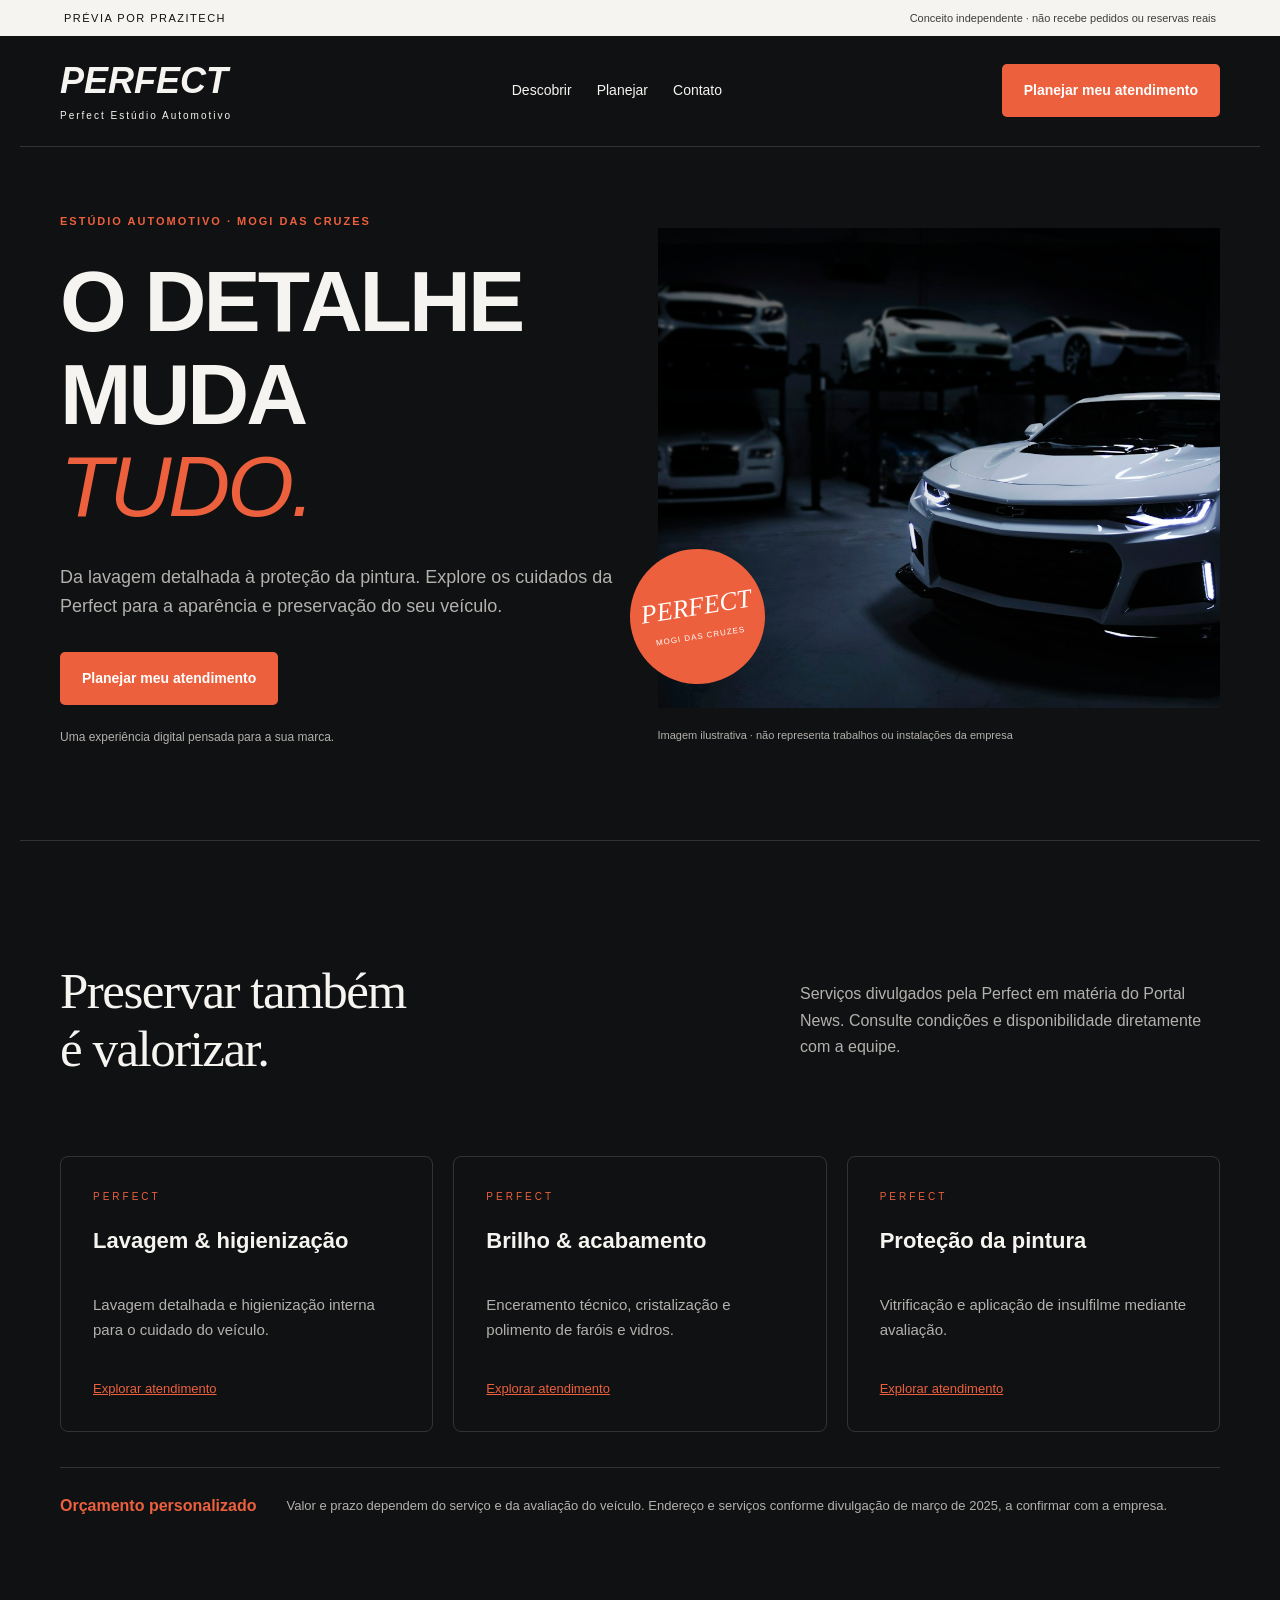
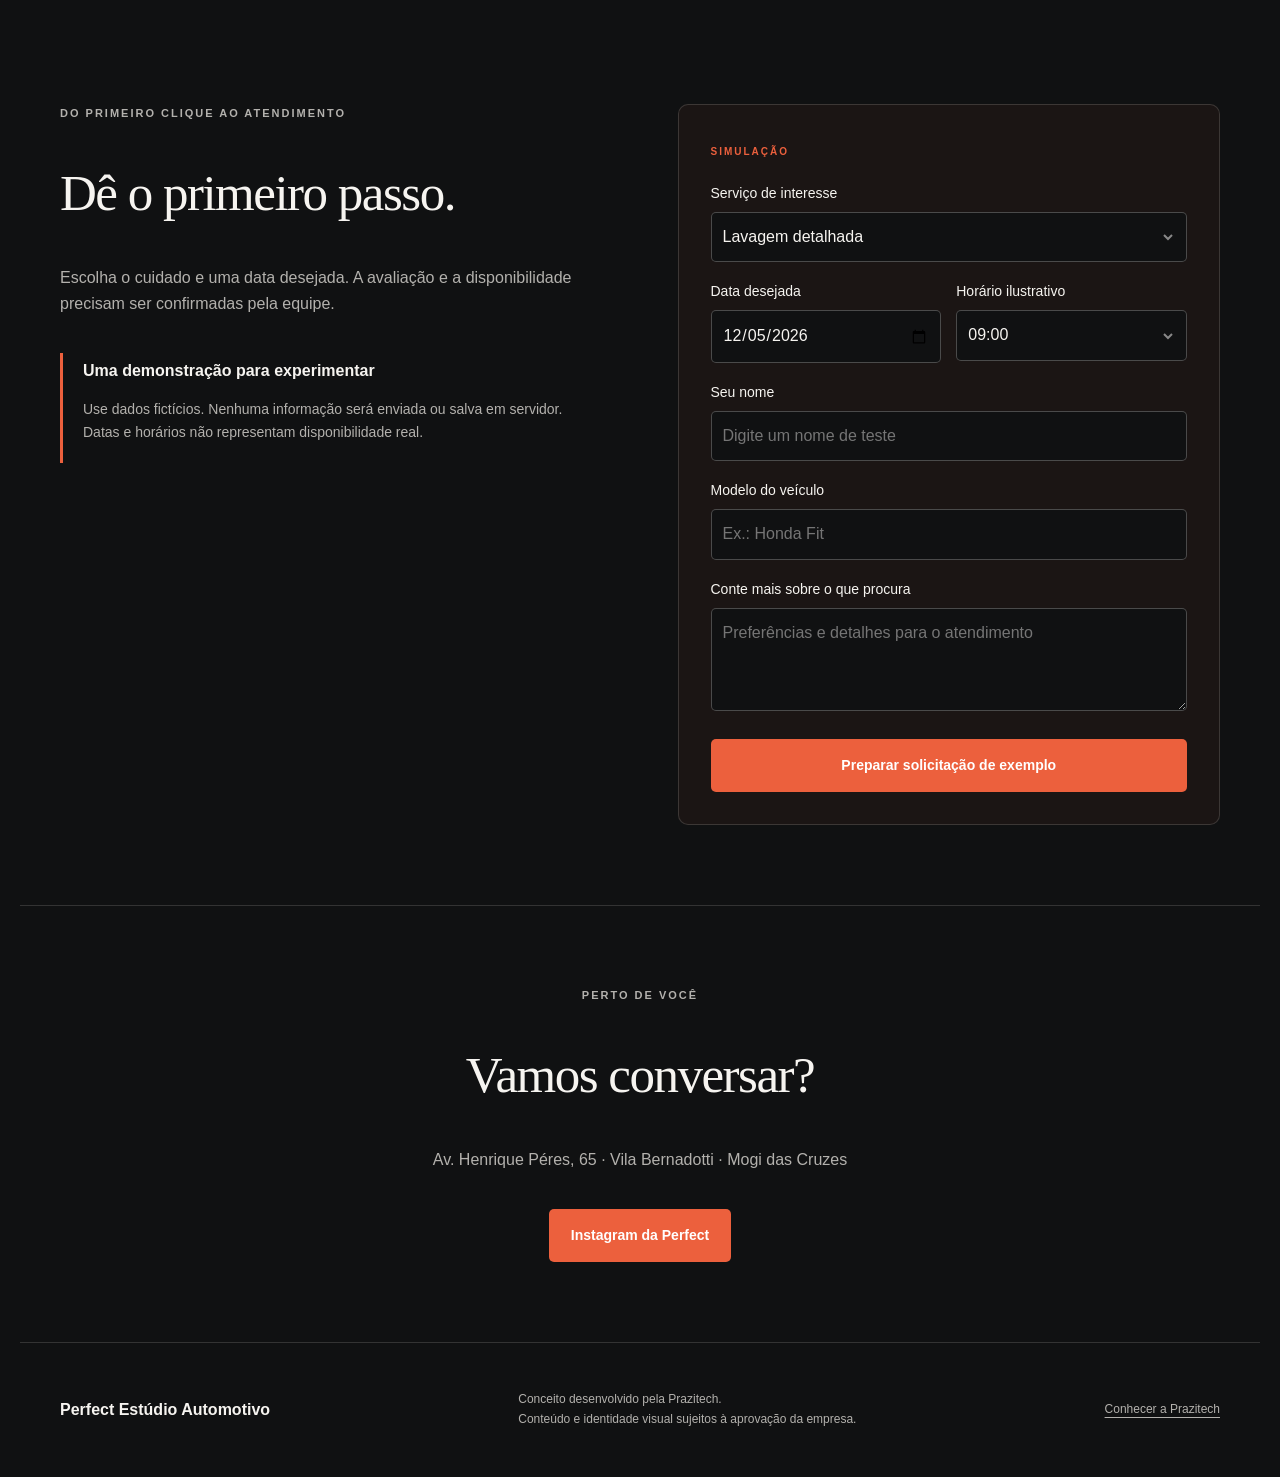
<file: perfect/index.html>
<!doctype html><html lang="pt-BR"><head><meta charset="utf-8"><meta name="viewport" content="width=device-width,initial-scale=1"><meta name="robots" content="noindex,nofollow"><title>Perfect Estúdio Automotivo — Prévia Prazitech</title><meta name="description" content="Proposta visual independente para Perfect Estúdio Automotivo, por Prazitech."><link rel="stylesheet" href="../preview.css"></head><body class="perfect" style="--accent:#ec603d;--bg:#101112;--ink:#f6f4f0;--muted:#b3b1ad"><div class="ribbon">PRÉVIA POR PRAZITECH <span>Conceito independente · não recebe pedidos ou reservas reais</span></div><header><a class="brand" href="#">PERFECT<small>Perfect Estúdio Automotivo</small></a><nav><a href="#descobrir">Descobrir</a><a href="#planejar">Planejar</a><a href="#contato">Contato</a></nav><a class="btn" href="#planejar">Planejar meu atendimento</a></header><main><section class="hero"><div><p class="eyebrow">ESTÚDIO AUTOMOTIVO · MOGI DAS CRUZES</p><h1>O detalhe muda<br><em>tudo.</em></h1><p class="lead">Da lavagem detalhada à proteção da pintura. Explore os cuidados da Perfect para a aparência e preservação do seu veículo.</p><a class="btn" href="#planejar">Planejar meu atendimento</a><p class="caption">Uma experiência digital pensada para a sua marca.</p></div><figure><img src="../assets/car.jpg" alt="Automóvel esportivo, imagem ilustrativa"><figcaption>Imagem ilustrativa · não representa trabalhos ou instalações da empresa</figcaption><span class="seal">PERFECT<small>MOGI DAS CRUZES</small></span></figure></section><section class="discover section" id="descobrir"><div class="section-head"><h2>Preservar também<br>é valorizar.</h2><p>Serviços divulgados pela Perfect em matéria do Portal News. Consulte condições e disponibilidade diretamente com a equipe.</p></div><div class="cards"><article><span class="mini">PERFECT</span><h3>Lavagem & higienização</h3><p>Lavagem detalhada e higienização interna para o cuidado do veículo.</p><a href="#planejar">Explorar atendimento</a></article><article><span class="mini">PERFECT</span><h3>Brilho & acabamento</h3><p>Enceramento técnico, cristalização e polimento de faróis e vidros.</p><a href="#planejar">Explorar atendimento</a></article><article><span class="mini">PERFECT</span><h3>Proteção da pintura</h3><p>Vitrificação e aplicação de insulfilme mediante avaliação.</p><a href="#planejar">Explorar atendimento</a></article></div><div class="price-note"><strong>Orçamento personalizado</strong><p>Valor e prazo dependem do serviço e da avaliação do veículo. Endereço e serviços conforme divulgação de março de 2025, a confirmar com a empresa.</p></div></section><section class="planner section" id="planejar"><div><p class="eyebrow">DO PRIMEIRO CLIQUE AO ATENDIMENTO</p><h2>Dê o primeiro passo.</h2><p>Escolha o cuidado e uma data desejada. A avaliação e a disponibilidade precisam ser confirmadas pela equipe.</p><div class="aside"><strong>Uma demonstração para experimentar</strong><p>Use dados fictícios. Nenhuma informação será enviada ou salva em servidor. Datas e horários não representam disponibilidade real.</p></div></div><form id="planner" data-business="Perfect Estúdio Automotivo"><span class="badge">SIMULAÇÃO</span><label for="kind">Serviço de interesse</label><select id="kind"><option>Lavagem detalhada</option><option>Higienização interna</option><option>Polimento de faróis e vidros</option><option>Vitrificação de pintura</option><option>Aplicação de insulfilme</option></select><div class="fields"><div><label for="day">Data desejada</label><input id="day" type="date" required></div><div><label for="hour">Horário ilustrativo</label><select id="hour"><option>09:00</option><option>10:30</option><option>14:00</option><option>15:30</option></select></div></div><label for="person">Seu nome</label><input id="person" maxlength="70" placeholder="Digite um nome de teste" required><label for="detail">Modelo do veículo</label><input id="detail" maxlength="100" placeholder="Ex.: Honda Fit" required><label for="obs">Conte mais sobre o que procura</label><textarea id="obs" rows="3" maxlength="500" placeholder="Preferências e detalhes para o atendimento"></textarea><button class="btn" type="submit">Preparar solicitação de exemplo</button><div id="output" hidden aria-live="polite"><h3>Sua ideia, organizada.</h3><p>Prévia da mensagem de WhatsApp. Não é uma reserva ou pedido confirmado.</p><textarea id="text" readonly rows="8"></textarea><button type="button" id="copy">Copiar mensagem de teste</button></div></form></section><section class="contact section" id="contato"><p class="eyebrow">PERTO DE VOCÊ</p><h2>Vamos conversar?</h2><p>Av. Henrique Péres, 65 · Vila Bernadotti · Mogi das Cruzes</p><a class="btn" href="https://www.instagram.com/perfectautomotivo/" target="_blank" rel="noopener">Instagram da Perfect</a></section></main><footer><strong>Perfect Estúdio Automotivo</strong><p>Conceito desenvolvido pela Prazitech.<br>Conteúdo e identidade visual sujeitos à aprovação da empresa.</p><p><a href="https://prazitech.com.br/portfolio/" target="_blank" rel="noopener noreferrer" style="color:inherit;text-decoration:underline;text-underline-offset:4px">Conhecer a Prazitech</a></p></footer><script src="../preview.js"></script></body></html>
</file>
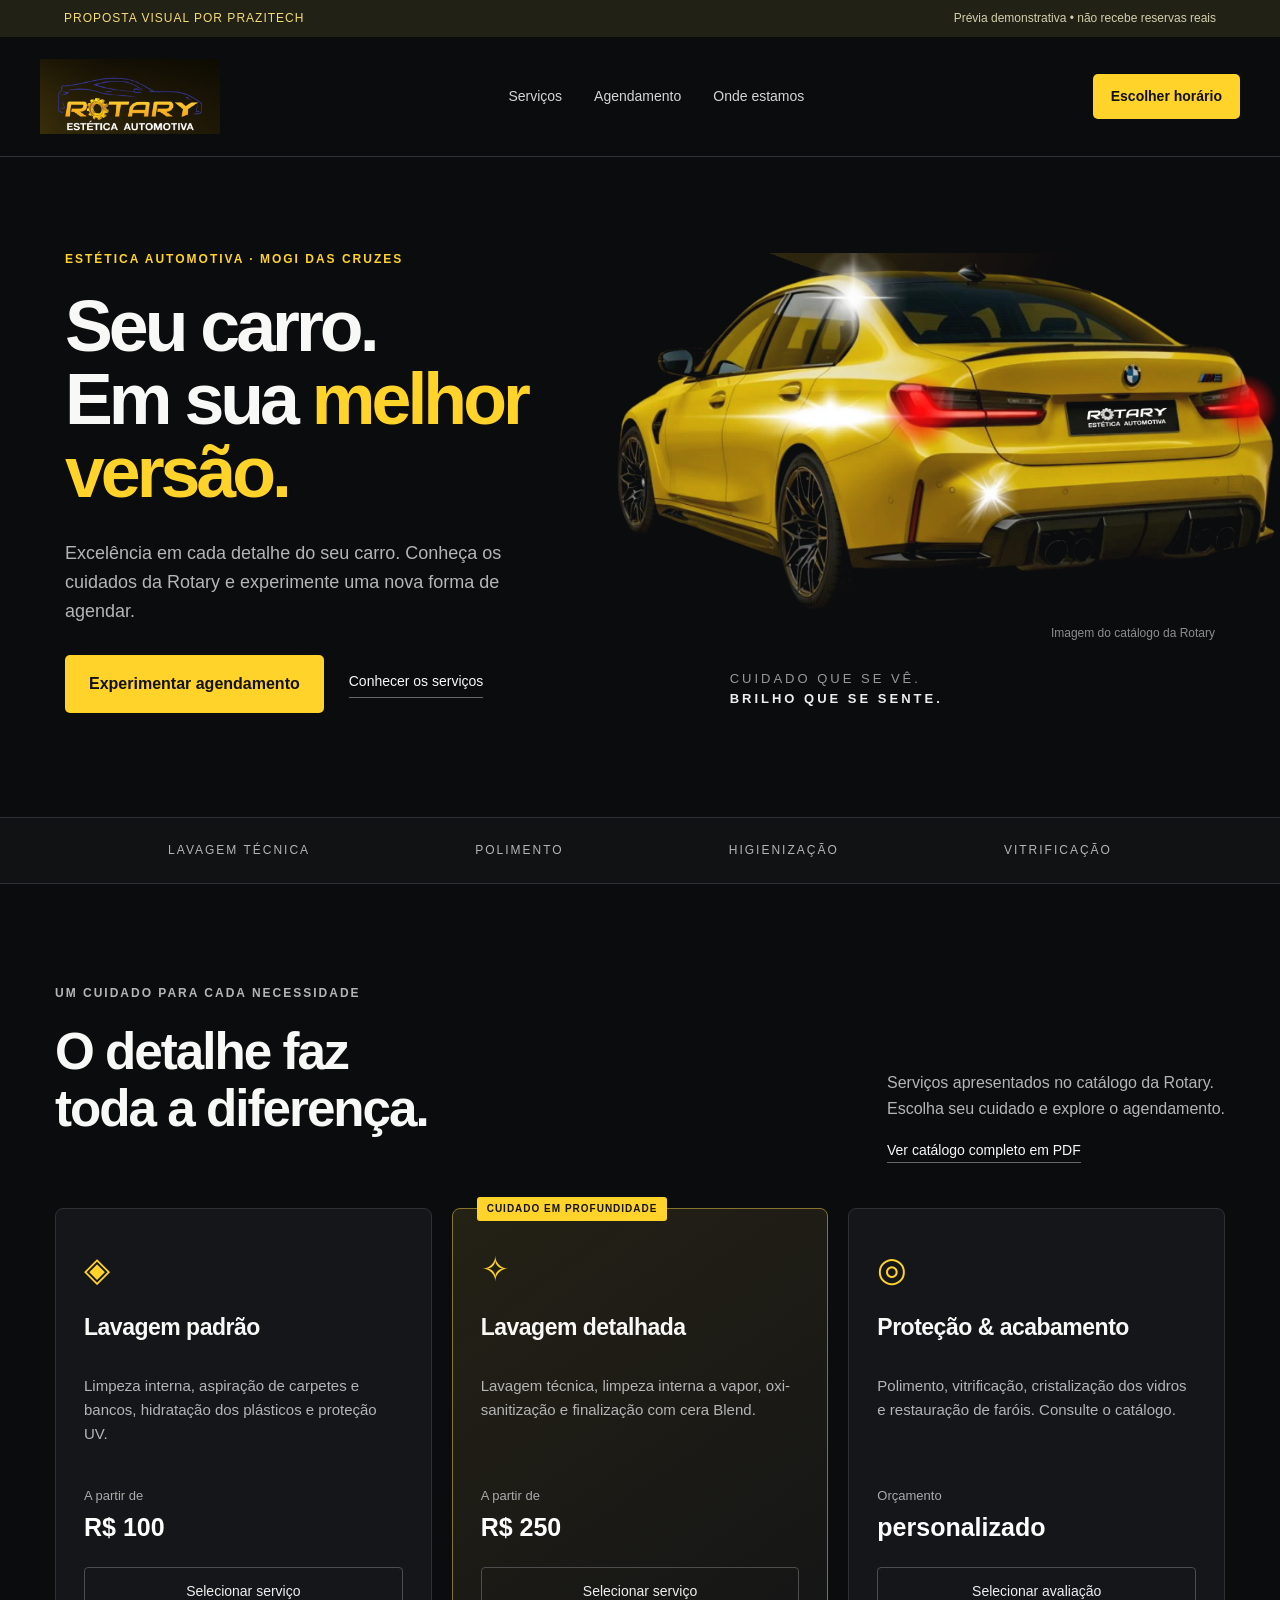
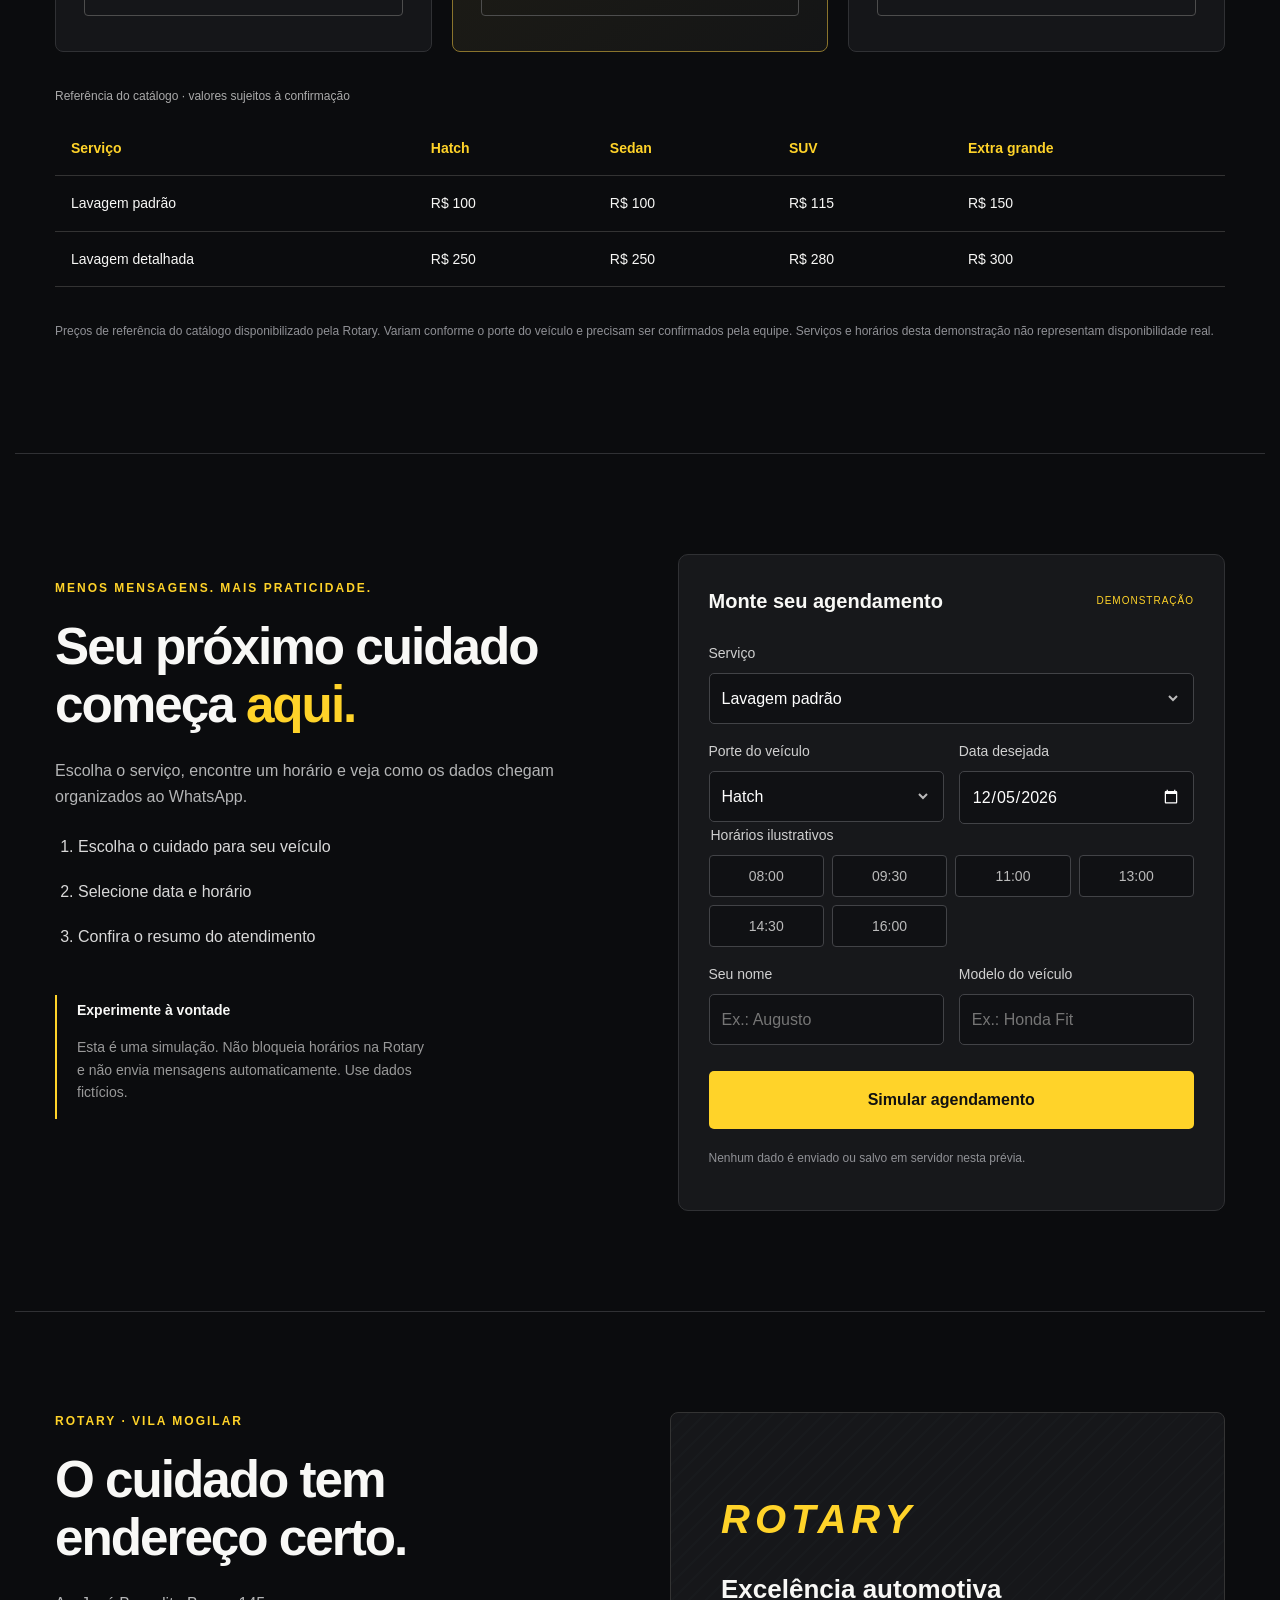
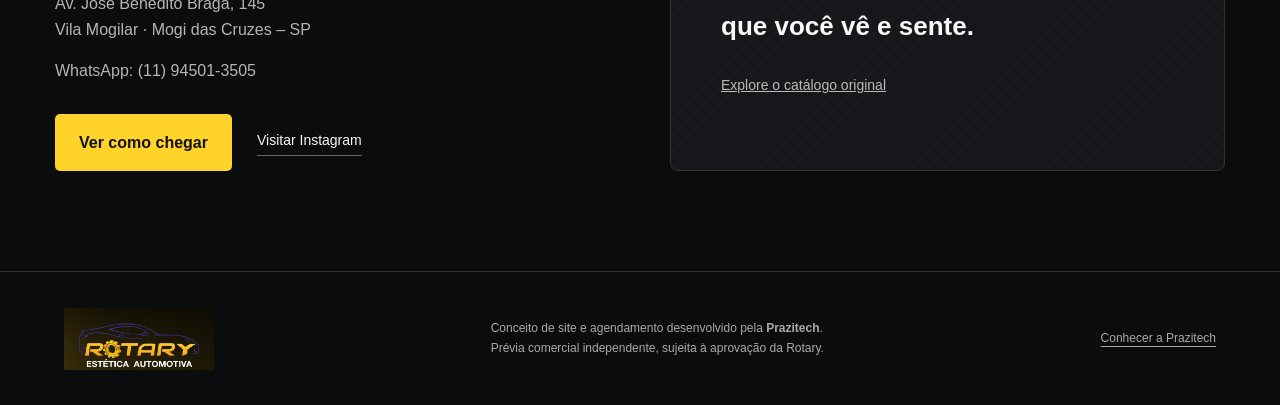
<file: rotary/index.html>
<!doctype html><html lang="pt-BR"><head><meta charset="utf-8"><meta name="viewport" content="width=device-width,initial-scale=1"><meta name="robots" content="noindex,nofollow"><meta name="description" content="Prévia de site e agendamento para Rotary Estética Automotiva, por Prazitech."><title>Rotary — Excelência em cada detalhe</title><link rel="stylesheet" href="../style.css"></head><body>
<div class="preview">PROPOSTA VISUAL POR PRAZITECH <span>Prévia demonstrativa • não recebe reservas reais</span></div>
<header><a href="#" aria-label="Rotary início"><img src="../assets/logo.png" alt="Rotary Estética Automotiva" width="180"></a><nav><a href="#servicos">Serviços</a><a href="#agenda">Agendamento</a><a href="#local">Onde estamos</a></nav><a class="button small" href="#agenda">Escolher horário</a></header>
<main><section class="hero"><div class="hero-copy"><p class="eyebrow">ESTÉTICA AUTOMOTIVA · MOGI DAS CRUZES</p><h1>Seu carro.<br>Em sua <em>melhor versão.</em></h1><p class="intro">Excelência em cada detalhe do seu carro. Conheça os cuidados da Rotary e experimente uma nova forma de agendar.</p><div class="actions"><a class="button" href="#agenda">Experimentar agendamento</a><a class="text-link" href="#servicos">Conhecer os serviços</a></div></div><div class="hero-art"><img src="../assets/hero.webp" alt="BMW amarelo presente no catálogo da Rotary"><span class="art-note">Imagem do catálogo da Rotary</span><div class="image-label">CUIDADO QUE SE VÊ.<br><strong>BRILHO QUE SE SENTE.</strong></div></div></section>
<div class="strip"><span>LAVAGEM TÉCNICA</span><span>POLIMENTO</span><span>HIGIENIZAÇÃO</span><span>VITRIFICAÇÃO</span></div>
<section id="servicos" class="section"><div class="section-heading"><div><p class="eyebrow">UM CUIDADO PARA CADA NECESSIDADE</p><h2>O detalhe faz<br>toda a diferença.</h2></div><div><p>Serviços apresentados no catálogo da Rotary.<br>Escolha seu cuidado e explore o agendamento.</p><a class="text-link" href="https://drive.google.com/file/d/1Ru1u739xwjx4rQMNo4rgXgYVzy6qZNHC/view" target="_blank" rel="noopener">Ver catálogo completo em PDF</a></div></div><div class="services">
<article><span class="symbol">◈</span><h3>Lavagem padrão</h3><p>Limpeza interna, aspiração de carpetes e bancos, hidratação dos plásticos e proteção UV.</p><div class="price">A partir de <strong>R$ 100</strong></div><button data-service="Lavagem padrão">Selecionar serviço</button></article>
<article class="featured"><span class="tag">CUIDADO EM PROFUNDIDADE</span><span class="symbol">✧</span><h3>Lavagem detalhada</h3><p>Lavagem técnica, limpeza interna a vapor, oxi-sanitização e finalização com cera Blend.</p><div class="price">A partir de <strong>R$ 250</strong></div><button data-service="Lavagem detalhada">Selecionar serviço</button></article>
<article><span class="symbol">◎</span><h3>Proteção & acabamento</h3><p>Polimento, vitrificação, cristalização dos vidros e restauração de faróis. Consulte o catálogo.</p><div class="price">Orçamento <strong>personalizado</strong></div><button data-service="Avaliação de proteção e acabamento">Selecionar avaliação</button></article></div><div class="table-wrap"><table><caption>Referência do catálogo · valores sujeitos à confirmação</caption><thead><tr><th>Serviço</th><th>Hatch</th><th>Sedan</th><th>SUV</th><th>Extra grande</th></tr></thead><tbody><tr><td>Lavagem padrão</td><td>R$ 100</td><td>R$ 100</td><td>R$ 115</td><td>R$ 150</td></tr><tr><td>Lavagem detalhada</td><td>R$ 250</td><td>R$ 250</td><td>R$ 280</td><td>R$ 300</td></tr></tbody></table></div><p class="note">Preços de referência do catálogo disponibilizado pela Rotary. Variam conforme o porte do veículo e precisam ser confirmados pela equipe. Serviços e horários desta demonstração não representam disponibilidade real.</p></section>
<section id="agenda" class="booking section"><div class="booking-intro"><p class="eyebrow">MENOS MENSAGENS. MAIS PRATICIDADE.</p><h2>Seu próximo cuidado<br>começa <em>aqui.</em></h2><p>Escolha o serviço, encontre um horário e veja como os dados chegam organizados ao WhatsApp.</p><ol><li>Escolha o cuidado para seu veículo</li><li>Selecione data e horário</li><li>Confira o resumo do atendimento</li></ol><div class="demo-notice"><strong>Experimente à vontade</strong><p>Esta é uma simulação. Não bloqueia horários na Rotary e não envia mensagens automaticamente. Use dados fictícios.</p></div></div>
<form id="booking"><div class="form-title"><strong>Monte seu agendamento</strong><span>DEMONSTRAÇÃO</span></div><label for="service">Serviço</label><select id="service" required><option>Lavagem padrão</option><option>Lavagem detalhada</option><option>Lavagem de moto</option><option>Higienização interna</option><option>Avaliação de proteção e acabamento</option></select><div class="row"><div><label for="vehicle">Porte do veículo</label><select id="vehicle"><option>Hatch</option><option>Sedan</option><option>SUV</option><option>Extra grande</option><option>Moto</option></select></div><div><label for="date">Data desejada</label><input id="date" type="date" required></div></div><fieldset><legend>Horários ilustrativos</legend><div id="slots"></div></fieldset><div class="row"><div><label for="name">Seu nome</label><input id="name" placeholder="Ex.: Augusto" maxlength="70" required></div><div><label for="model">Modelo do veículo</label><input id="model" placeholder="Ex.: Honda Fit" maxlength="70" required></div></div><p class="form-error" id="error" role="alert"></p><button class="button" type="submit">Simular agendamento</button><p class="note">Nenhum dado é enviado ou salvo em servidor nesta prévia.</p><div id="result" hidden aria-live="polite"><p class="eyebrow">SIMULAÇÃO CONCLUÍDA</p><h3>Está tudo organizado.</h3><p id="summary"></p><label for="message">Prévia da mensagem para WhatsApp</label><textarea id="message" readonly rows="7"></textarea><button id="copy" type="button">Copiar mensagem de demonstração</button><p class="note">Em uma versão contratada, a agenda consulta a disponibilidade real e registra a reserva antes de abrir o WhatsApp.</p></div></form></section>
<section class="location section" id="local"><div><p class="eyebrow">ROTARY · VILA MOGILAR</p><h2>O cuidado tem<br>endereço certo.</h2><p>Av. José Benedito Braga, 145<br>Vila Mogilar · Mogi das Cruzes – SP</p><p>WhatsApp: (11) 94501-3505</p><div class="actions"><a class="button" href="https://www.google.com/maps/search/?api=1&query=Rotary+Estetica+Automotiva+Av+Jose+Benedito+Braga+145+Mogi+das+Cruzes" target="_blank" rel="noopener">Ver como chegar</a><a class="text-link" href="https://www.instagram.com/rotary.esteticaautomotiva/" target="_blank" rel="noopener">Visitar Instagram</a></div></div><div class="location-card"><p>ROTARY</p><strong>Excelência automotiva<br>que você vê e sente.</strong><a href="https://drive.google.com/file/d/1Ru1u739xwjx4rQMNo4rgXgYVzy6qZNHC/view" target="_blank" rel="noopener">Explore o catálogo original</a></div></section></main>
<footer><img src="../assets/logo.png" width="150" alt="Rotary"><p>Conceito de site e agendamento desenvolvido pela <strong>Prazitech</strong>.<br>Prévia comercial independente, sujeita à aprovação da Rotary.</p><p><a href="https://prazitech.com.br/portfolio/" target="_blank" rel="noopener noreferrer" style="color:inherit;text-decoration:underline;text-underline-offset:4px">Conhecer a Prazitech</a></p></footer><script src="../app.js"></script></body></html>
</file>
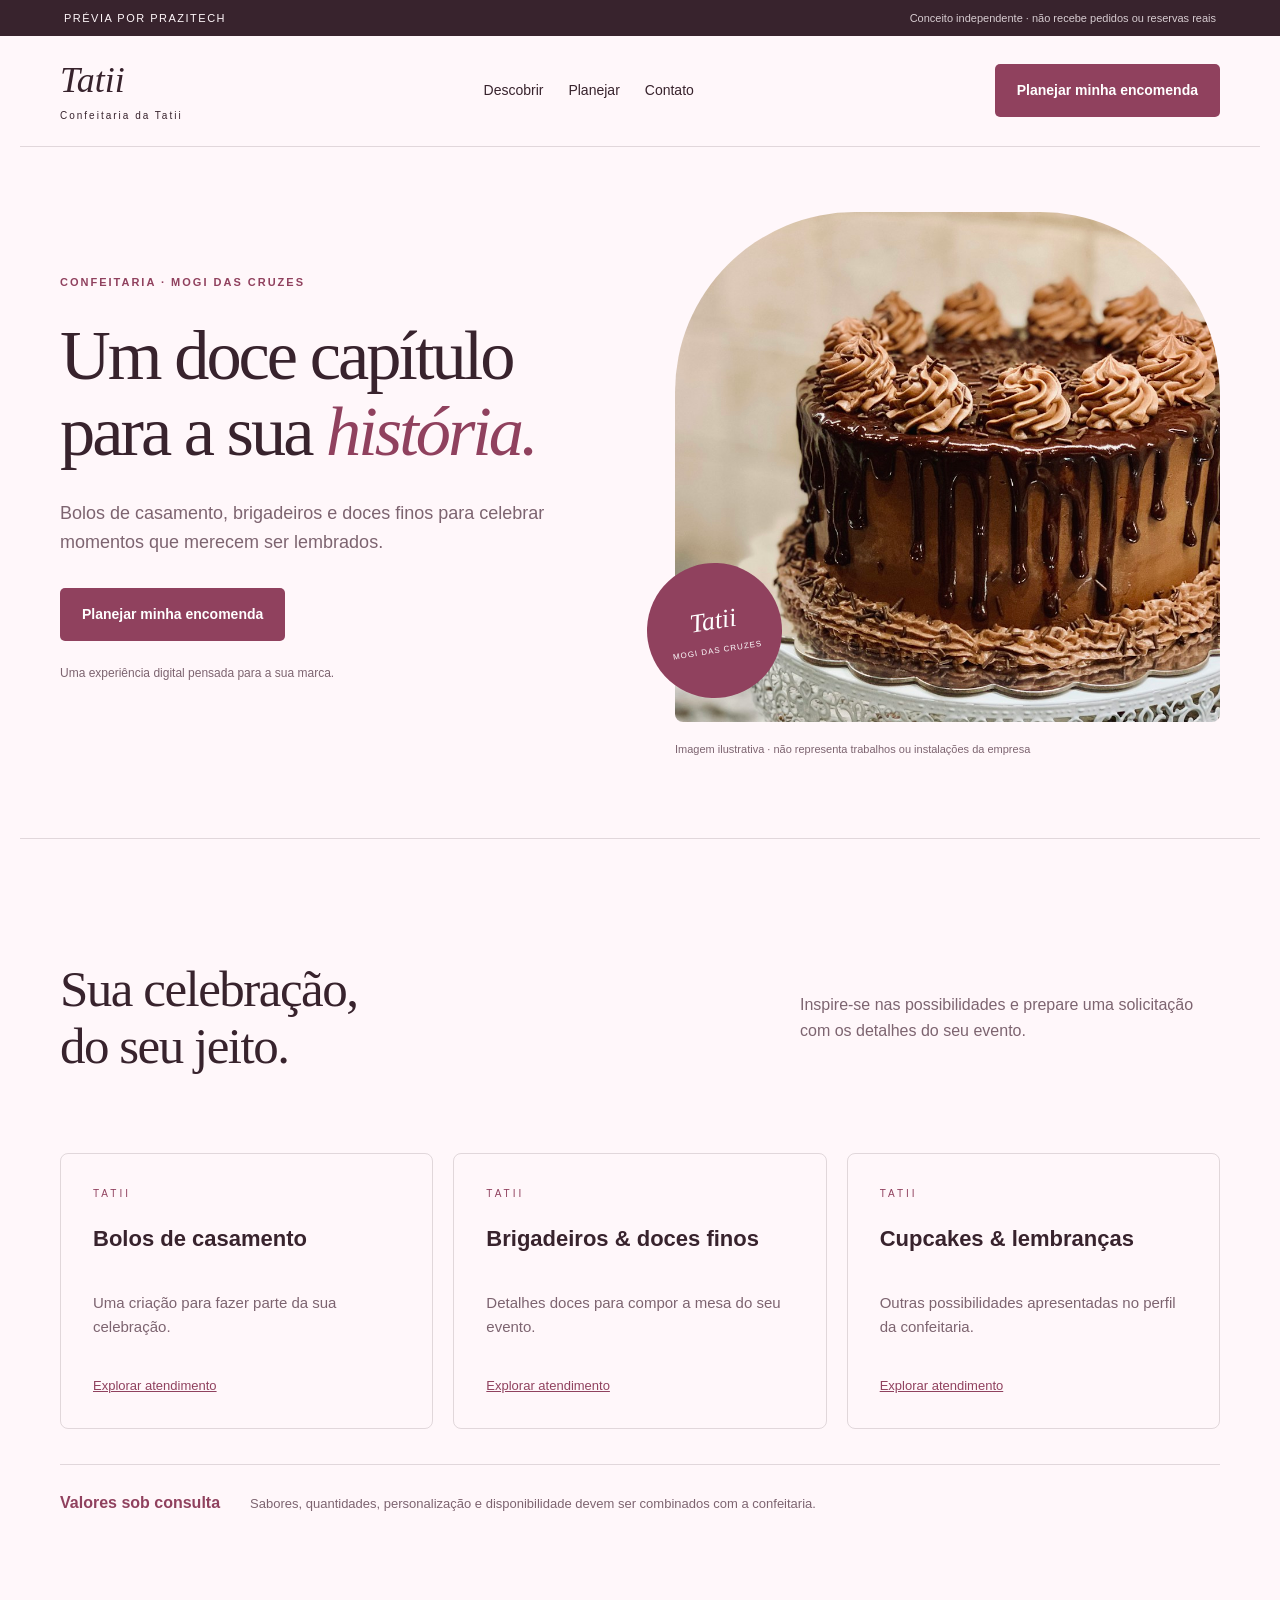
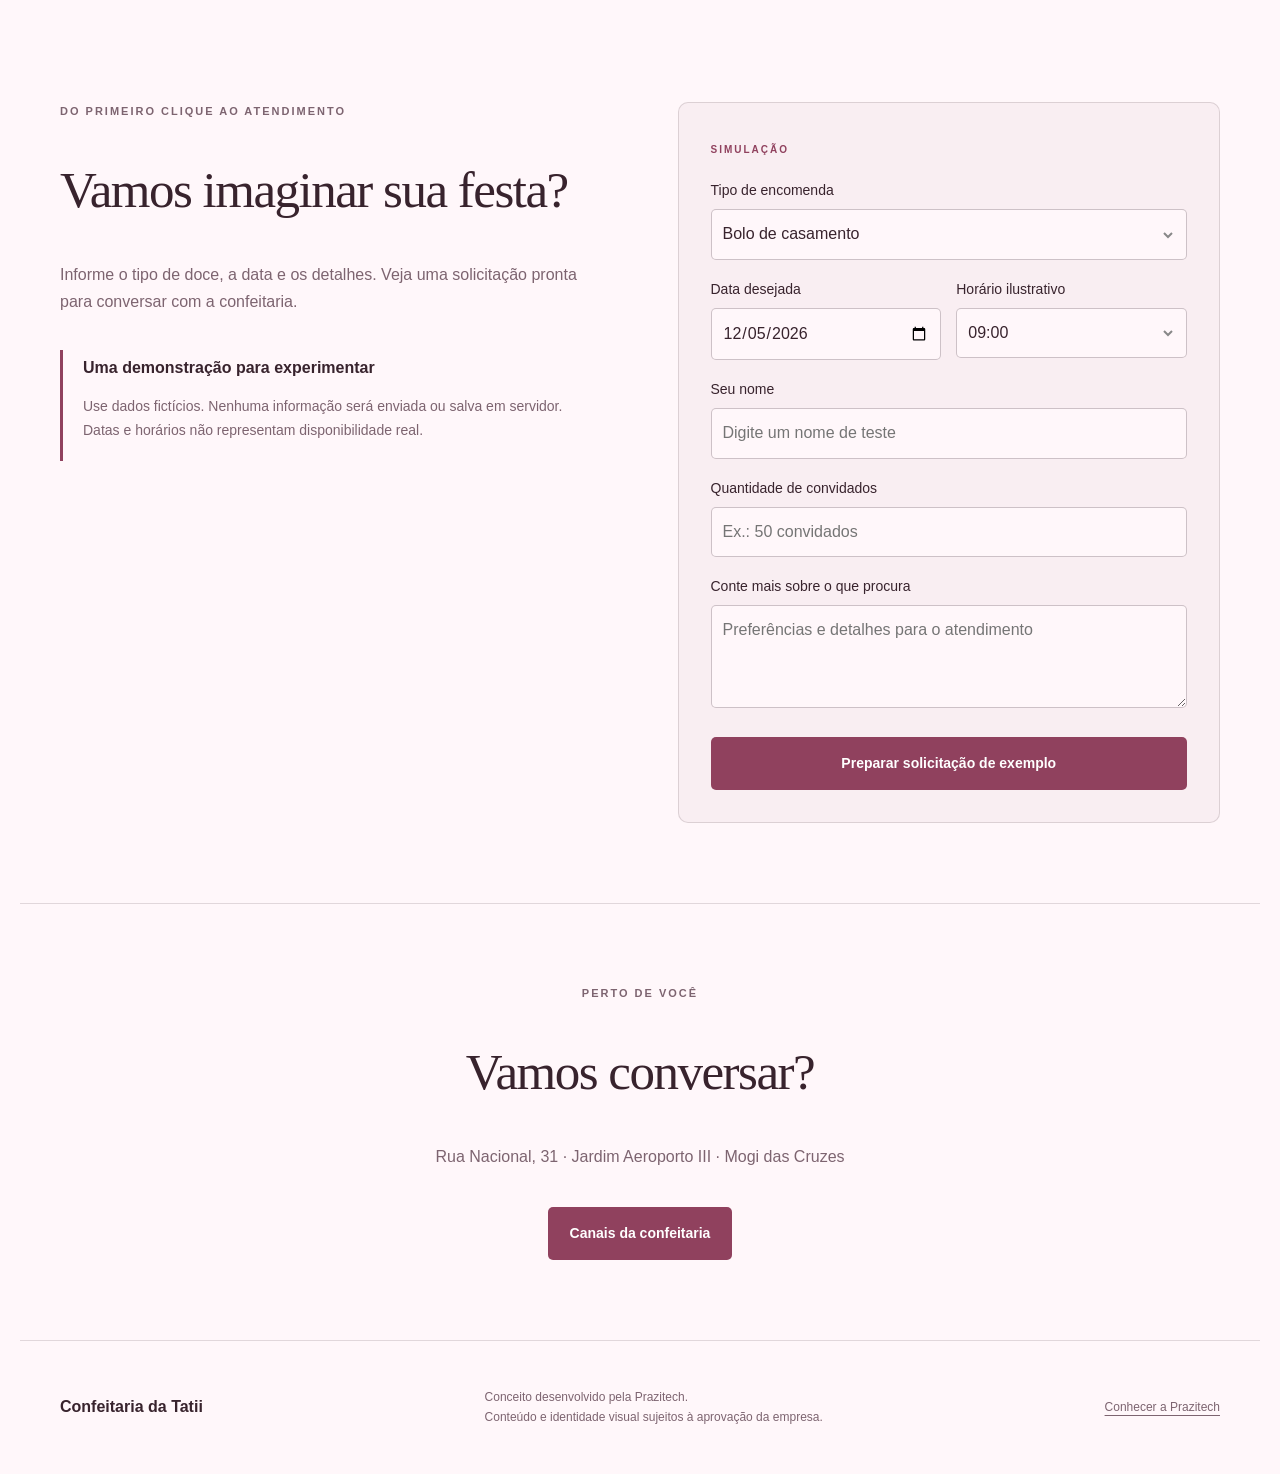
<file: tatii/index.html>
<!doctype html><html lang="pt-BR"><head><meta charset="utf-8"><meta name="viewport" content="width=device-width,initial-scale=1"><meta name="robots" content="noindex,nofollow"><title>Confeitaria da Tatii — Prévia Prazitech</title><meta name="description" content="Proposta visual independente para Confeitaria da Tatii, por Prazitech."><link rel="stylesheet" href="../preview.css"></head><body class="tatii" style="--accent:#90415e;--bg:#fff7fa;--ink:#38232d;--muted:#7d6470"><div class="ribbon">PRÉVIA POR PRAZITECH <span>Conceito independente · não recebe pedidos ou reservas reais</span></div><header><a class="brand" href="#">Tatii<small>Confeitaria da Tatii</small></a><nav><a href="#descobrir">Descobrir</a><a href="#planejar">Planejar</a><a href="#contato">Contato</a></nav><a class="btn" href="#planejar">Planejar minha encomenda</a></header><main><section class="hero"><div><p class="eyebrow">CONFEITARIA · MOGI DAS CRUZES</p><h1>Um doce capítulo<br>para a sua <em>história.</em></h1><p class="lead">Bolos de casamento, brigadeiros e doces finos para celebrar momentos que merecem ser lembrados.</p><a class="btn" href="#planejar">Planejar minha encomenda</a><p class="caption">Uma experiência digital pensada para a sua marca.</p></div><figure><img src="../assets/cake.jpg" alt="Bolo de chocolate com frutas, imagem ilustrativa"><figcaption>Imagem ilustrativa · não representa trabalhos ou instalações da empresa</figcaption><span class="seal">Tatii<small>MOGI DAS CRUZES</small></span></figure></section><section class="discover section" id="descobrir"><div class="section-head"><h2>Sua celebração,<br>do seu jeito.</h2><p>Inspire-se nas possibilidades e prepare uma solicitação com os detalhes do seu evento.</p></div><div class="cards"><article><span class="mini">Tatii</span><h3>Bolos de casamento</h3><p>Uma criação para fazer parte da sua celebração.</p><a href="#planejar">Explorar atendimento</a></article><article><span class="mini">Tatii</span><h3>Brigadeiros & doces finos</h3><p>Detalhes doces para compor a mesa do seu evento.</p><a href="#planejar">Explorar atendimento</a></article><article><span class="mini">Tatii</span><h3>Cupcakes & lembranças</h3><p>Outras possibilidades apresentadas no perfil da confeitaria.</p><a href="#planejar">Explorar atendimento</a></article></div><div class="price-note"><strong>Valores sob consulta</strong><p>Sabores, quantidades, personalização e disponibilidade devem ser combinados com a confeitaria.</p></div></section><section class="planner section" id="planejar"><div><p class="eyebrow">DO PRIMEIRO CLIQUE AO ATENDIMENTO</p><h2>Vamos imaginar sua festa?</h2><p>Informe o tipo de doce, a data e os detalhes. Veja uma solicitação pronta para conversar com a confeitaria.</p><div class="aside"><strong>Uma demonstração para experimentar</strong><p>Use dados fictícios. Nenhuma informação será enviada ou salva em servidor. Datas e horários não representam disponibilidade real.</p></div></div><form id="planner" data-business="Confeitaria da Tatii"><span class="badge">SIMULAÇÃO</span><label for="kind">Tipo de encomenda</label><select id="kind"><option>Bolo de casamento</option><option>Brigadeiros e doces finos</option><option>Cupcakes</option><option>Lembrancinhas</option></select><div class="fields"><div><label for="day">Data desejada</label><input id="day" type="date" required></div><div><label for="hour">Horário ilustrativo</label><select id="hour"><option>09:00</option><option>10:30</option><option>14:00</option><option>15:30</option></select></div></div><label for="person">Seu nome</label><input id="person" maxlength="70" placeholder="Digite um nome de teste" required><label for="detail">Quantidade de convidados</label><input id="detail" maxlength="100" placeholder="Ex.: 50 convidados" required><label for="obs">Conte mais sobre o que procura</label><textarea id="obs" rows="3" maxlength="500" placeholder="Preferências e detalhes para o atendimento"></textarea><button class="btn" type="submit">Preparar solicitação de exemplo</button><div id="output" hidden aria-live="polite"><h3>Sua ideia, organizada.</h3><p>Prévia da mensagem de WhatsApp. Não é uma reserva ou pedido confirmado.</p><textarea id="text" readonly rows="8"></textarea><button type="button" id="copy">Copiar mensagem de teste</button></div></form></section><section class="contact section" id="contato"><p class="eyebrow">PERTO DE VOCÊ</p><h2>Vamos conversar?</h2><p>Rua Nacional, 31 · Jardim Aeroporto III · Mogi das Cruzes</p><a class="btn" href="https://linktr.ee/confeitariadatatii" target="_blank" rel="noopener">Canais da confeitaria</a></section></main><footer><strong>Confeitaria da Tatii</strong><p>Conceito desenvolvido pela Prazitech.<br>Conteúdo e identidade visual sujeitos à aprovação da empresa.</p><p><a href="https://prazitech.com.br/portfolio/" target="_blank" rel="noopener noreferrer" style="color:inherit;text-decoration:underline;text-underline-offset:4px">Conhecer a Prazitech</a></p></footer><script src="../preview.js"></script></body></html>
</file>
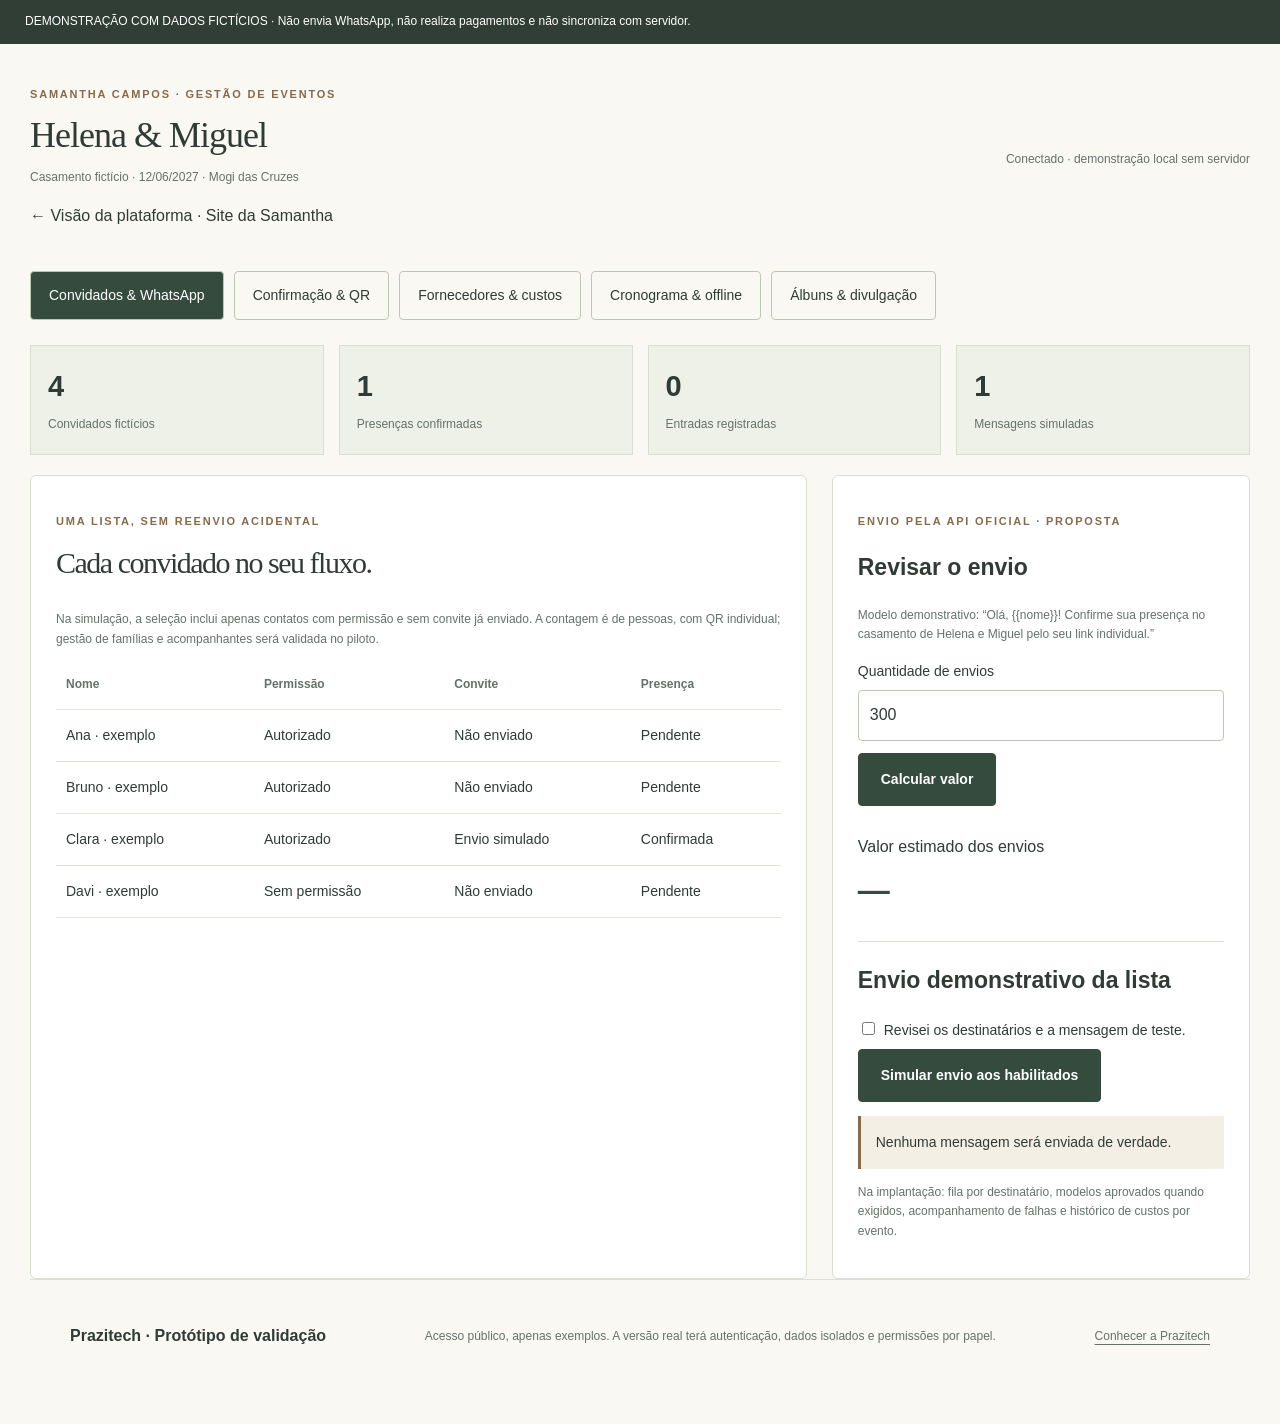
<file: samantha/piloto/index.html>
<!doctype html><html lang="pt-BR"><meta charset="utf-8"><meta name="robots" content="noindex,nofollow"><meta http-equiv="refresh" content="0;url=demo.html"><title>Demonstração de eventos</title><a href="demo.html">Abrir demonstração com dados fictícios</a></html>
</file>
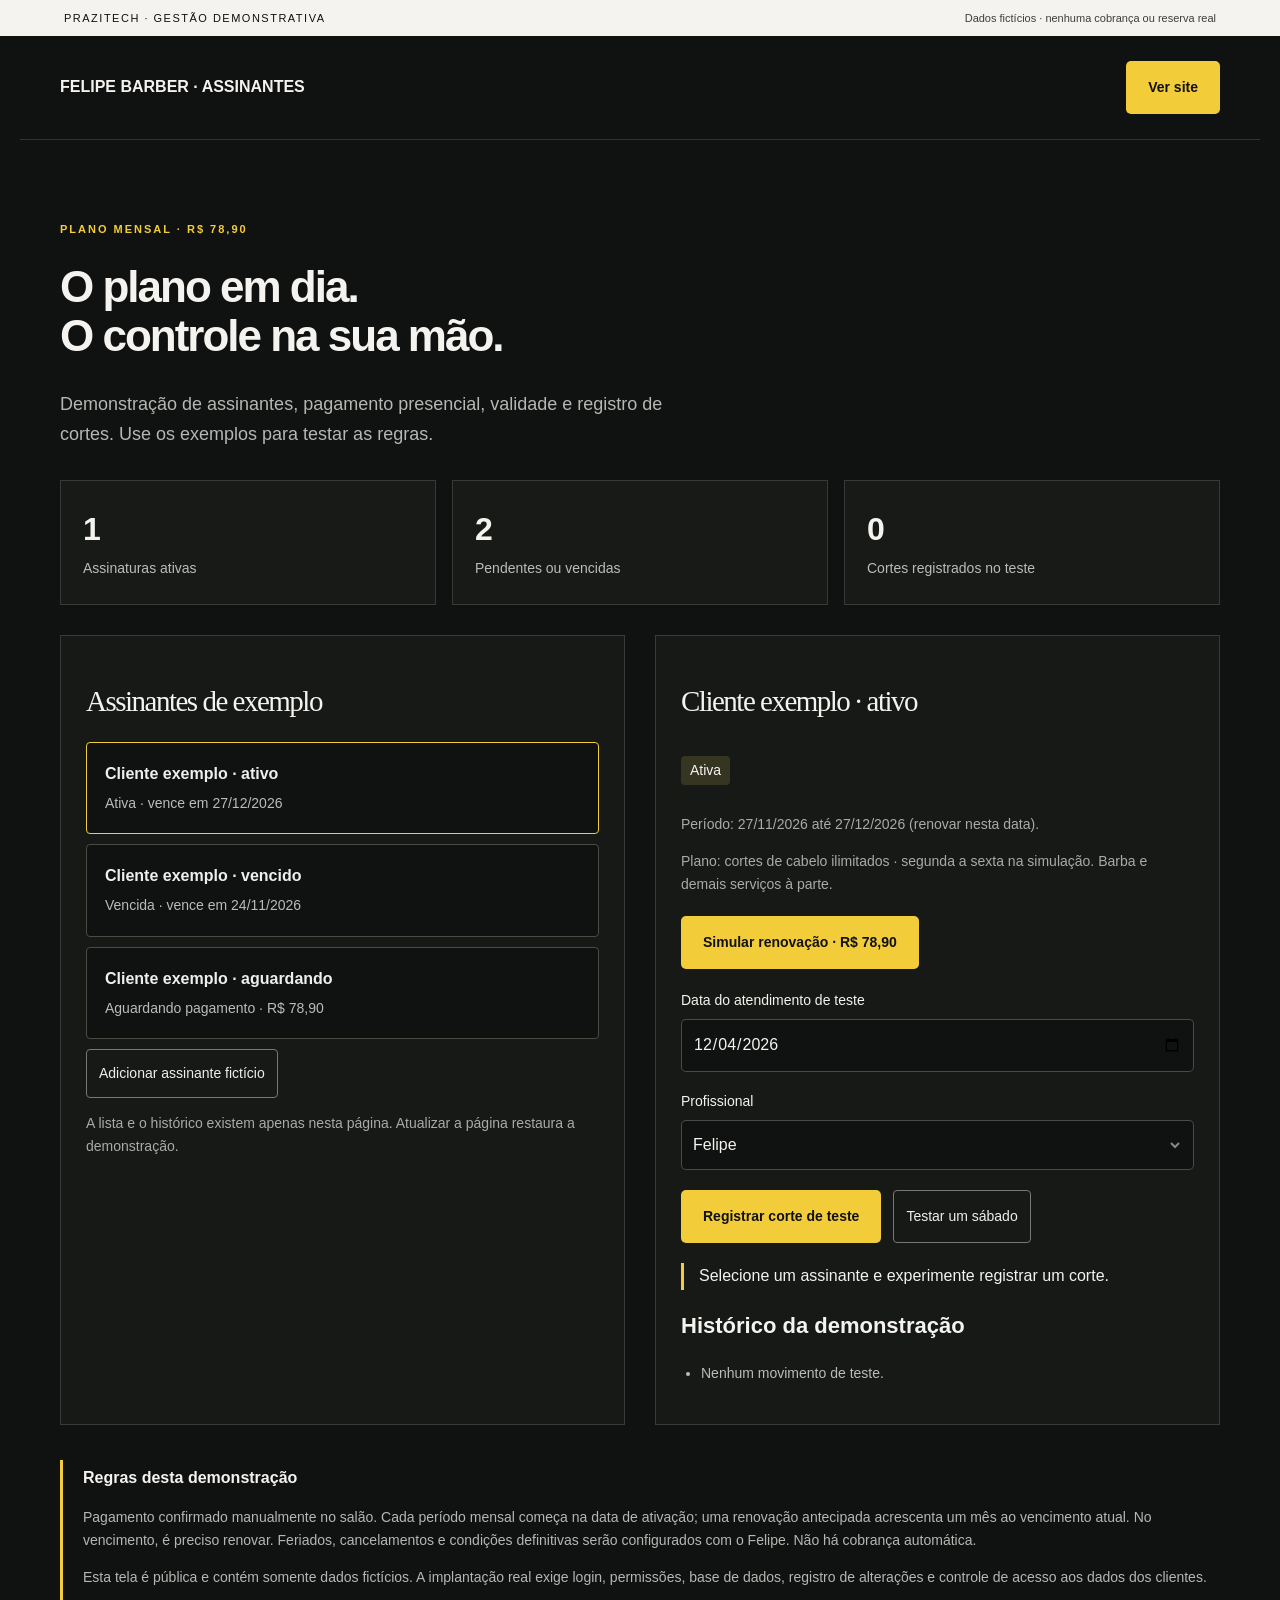
<file: felipe-barber/gestao.html>
<!doctype html><html lang="pt-BR"><head><meta charset="utf-8"><meta name="viewport" content="width=device-width,initial-scale=1"><meta name="robots" content="noindex,nofollow"><title>Controle de assinantes — Felipe Barber</title><link rel="stylesheet" href="../preview.css"><link rel="stylesheet" href="membership.css"><style>body{--accent:#f3cd39;--bg:#101111;--ink:#f4f3ef;--muted:#b6b7b3}.btn{color:#111}.stats{display:grid;grid-template-columns:repeat(3,1fr);gap:16px;margin:30px 0}.stats>div{padding:22px;border:1px solid #383a37;background:#181a17}.stats strong{display:block;font-size:32px}.stats span{font-size:14px;color:#bbb}.manager{display:grid;grid-template-columns:1fr 1fr;gap:30px}.panel{border:1px solid #383a37;padding:25px;background:#171916}button{border-radius:4px}.entry{display:block;width:100%;padding:18px;border:1px solid #4b4b43;margin:10px 0;background:#101111;color:#eee;text-align:left}.entry[aria-pressed=true]{border-color:#f3cd39}.entry strong,.entry small{display:block}.entry small{font-size:14px;color:#bbb;margin-top:5px}.status{display:inline-block;padding:3px 9px;background:#353522;border-radius:4px;font-size:14px}.controls{display:flex;gap:12px;flex-wrap:wrap;margin:20px 0}.secondary{padding:12px;background:transparent;color:#eee;border:1px solid #777;font-size:14px}#feedback{border-left:3px solid #f3cd39;padding-left:15px}#history{padding-left:20px;color:#bbb;font-size:14px}.panel label{font-size:14px}.muted{color:#aaa;font-size:14px}@media(max-width:800px){.manager{grid-template-columns:1fr}.stats{gap:8px}.stats>div{padding:12px}.stats strong{font-size:24px}.stats span{font-size:12px}.section{padding:40px 20px}header{padding:20px}}</style></head><body><div class="ribbon">PRAZITECH · GESTÃO DEMONSTRATIVA <span>Dados fictícios · nenhuma cobrança ou reserva real</span></div><header><strong>FELIPE BARBER · ASSINANTES</strong><a class="btn" href="index.html">Ver site</a></header><main class="section"><p class="eyebrow">PLANO MENSAL · R$ 78,90</p><h1 style="font:700 44px/1.1 Arial;letter-spacing:-2px">O plano em dia.<br>O controle na sua mão.</h1><p class="lead">Demonstração de assinantes, pagamento presencial, validade e registro de cortes. Use os exemplos para testar as regras.</p><div class="stats"><div><strong id="active">0</strong><span>Assinaturas ativas</span></div><div><strong id="pending">0</strong><span>Pendentes ou vencidas</span></div><div><strong id="visits">0</strong><span>Cortes registrados no teste</span></div></div><div class="manager"><section class="panel"><h2 style="font-size:29px">Assinantes de exemplo</h2><div id="members"></div><button id="new" class="secondary" type="button">Adicionar assinante fictício</button><p class="muted">A lista e o histórico existem apenas nesta página. Atualizar a página restaura a demonstração.</p></section><section class="panel"><h2 id="member-name" style="font-size:29px"></h2><p id="member-status" class="status"></p><p id="validity" class="muted"></p><p class="muted">Plano: cortes de cabelo ilimitados · segunda a sexta na simulação. Barba e demais serviços à parte.</p><div class="controls"><button id="pay" class="btn" type="button">Simular pagamento no salão</button></div><label for="attendance">Data do atendimento de teste</label><input id="attendance" type="date"><label for="barber">Profissional</label><select id="barber"><option>Felipe</option><option>Profissional · @knpereira_</option></select><div class="controls"><button id="visit" class="btn" type="button">Registrar corte de teste</button><button id="weekend" class="secondary" type="button">Testar um sábado</button></div><p id="feedback" role="status" aria-live="polite">Selecione um assinante e experimente registrar um corte.</p><h3>Histórico da demonstração</h3><ul id="history"></ul></section></div><div class="aside"><strong>Regras desta demonstração</strong><p>Pagamento confirmado manualmente no salão. Cada período mensal começa na data de ativação; uma renovação antecipada acrescenta um mês ao vencimento atual. No vencimento, é preciso renovar. Feriados, cancelamentos e condições definitivas serão configurados com o Felipe. Não há cobrança automática.</p><p>Esta tela é pública e contém somente dados fictícios. A implantação real exige login, permissões, base de dados, registro de alterações e controle de acesso aos dados dos clientes.</p></div></main><script src="gestao.js"></script></body></html>
</file>
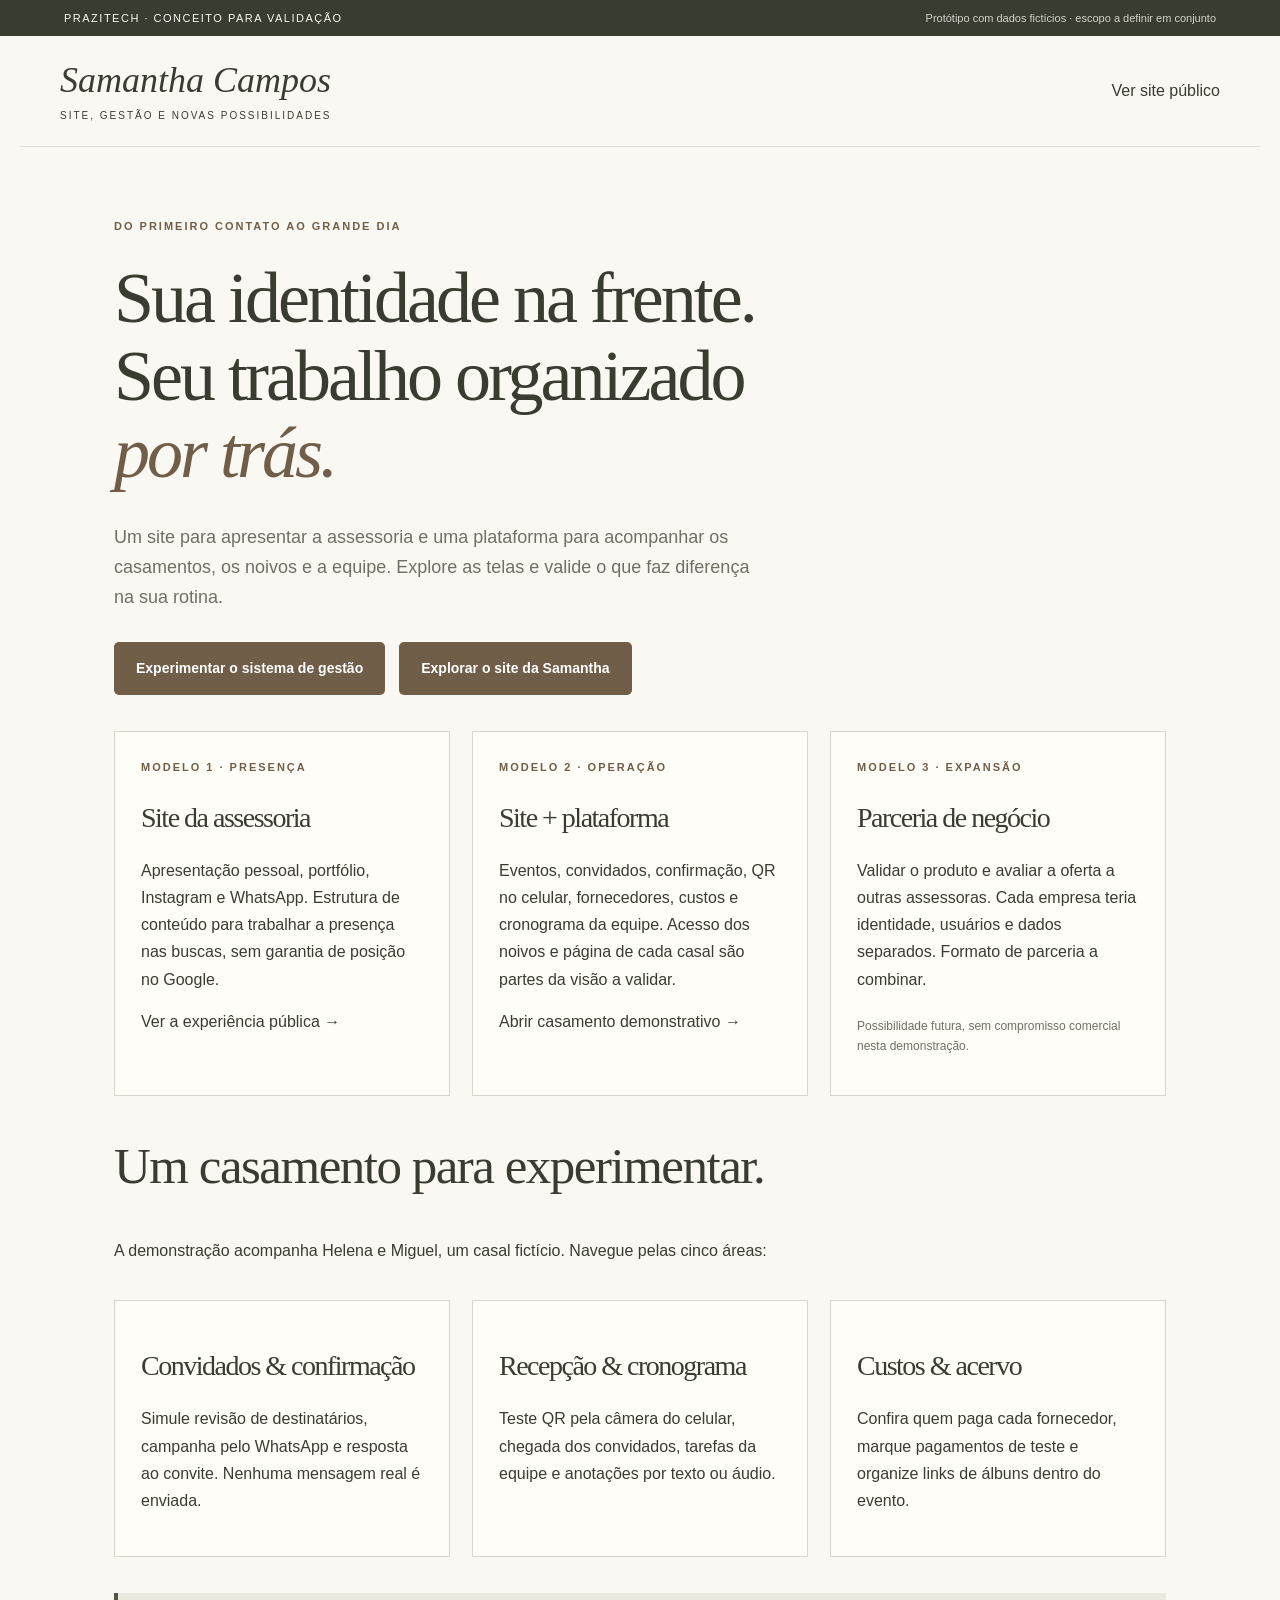
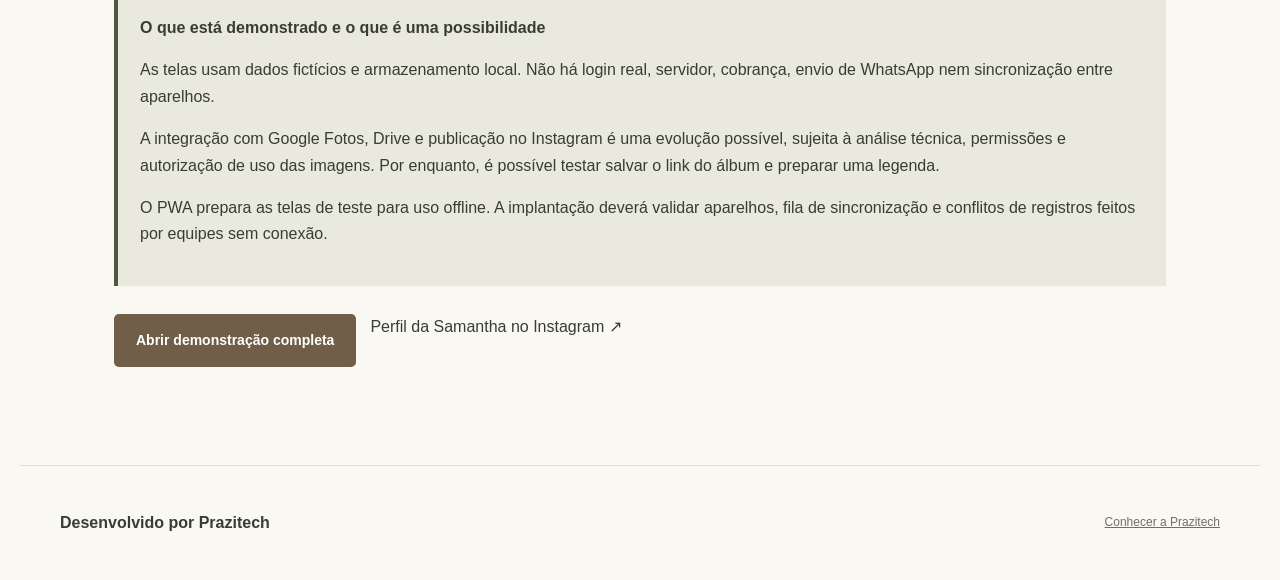
<file: samantha/plataforma.html>
<!doctype html><html lang="pt-BR"><head><meta charset="utf-8"><meta name="viewport" content="width=device-width,initial-scale=1"><meta name="robots" content="noindex,nofollow"><title>Samantha · Site e plataforma de gestão</title><link rel="stylesheet" href="../preview.css"><style>body{--accent:#705e48;--bg:#faf8f3;--ink:#393c31;--muted:#706f64}.platform-hero{max-width:1100px;margin:auto;padding:70px 24px}.platform-hero h1{font-size:clamp(40px,6vw,72px);max-width:850px}.platform-actions{display:flex;flex-wrap:wrap;gap:14px;margin:28px 0}.platform-grid{display:grid;grid-template-columns:repeat(3,minmax(0,1fr));gap:22px;margin:36px 0}.platform-grid article{border:1px solid #d8d5cb;padding:26px;background:#fffdf8}.platform-grid h2{font-size:28px}.platform-grid p{line-height:1.7}.scope{padding:22px;background:#e9eadd;border-left:4px solid #515640;margin:28px 0}@media(max-width:800px){.platform-grid{grid-template-columns:1fr}}</style></head><body><div class="ribbon">PRAZITECH · CONCEITO PARA VALIDAÇÃO <span>Protótipo com dados fictícios · escopo a definir em conjunto</span></div><header><strong class="brand">Samantha Campos<small>SITE, GESTÃO E NOVAS POSSIBILIDADES</small></strong><a href="index.html">Ver site público</a></header><main class="platform-hero"><p class="eyebrow">DO PRIMEIRO CONTATO AO GRANDE DIA</p><h1>Sua identidade na frente.<br>Seu trabalho organizado<br><em>por trás.</em></h1><p class="lead">Um site para apresentar a assessoria e uma plataforma para acompanhar os casamentos, os noivos e a equipe. Explore as telas e valide o que faz diferença na sua rotina.</p><div class="platform-actions"><a class="btn" href="piloto/demo.html">Experimentar o sistema de gestão</a><a class="btn" href="index.html">Explorar o site da Samantha</a></div><div class="platform-grid"><article><p class="eyebrow">MODELO 1 · PRESENÇA</p><h2>Site da assessoria</h2><p>Apresentação pessoal, portfólio, Instagram e WhatsApp. Estrutura de conteúdo para trabalhar a presença nas buscas, sem garantia de posição no Google.</p><a href="index.html">Ver a experiência pública →</a></article><article><p class="eyebrow">MODELO 2 · OPERAÇÃO</p><h2>Site + plataforma</h2><p>Eventos, convidados, confirmação, QR no celular, fornecedores, custos e cronograma da equipe. Acesso dos noivos e página de cada casal são partes da visão a validar.</p><a href="piloto/demo.html">Abrir casamento demonstrativo →</a></article><article><p class="eyebrow">MODELO 3 · EXPANSÃO</p><h2>Parceria de negócio</h2><p>Validar o produto e avaliar a oferta a outras assessoras. Cada empresa teria identidade, usuários e dados separados. Formato de parceria a combinar.</p><p class="caption">Possibilidade futura, sem compromisso comercial nesta demonstração.</p></article></div><h2>Um casamento para experimentar.</h2><p>A demonstração acompanha Helena e Miguel, um casal fictício. Navegue pelas cinco áreas:</p><div class="platform-grid"><article><h2>Convidados & confirmação</h2><p>Simule revisão de destinatários, campanha pelo WhatsApp e resposta ao convite. Nenhuma mensagem real é enviada.</p></article><article><h2>Recepção & cronograma</h2><p>Teste QR pela câmera do celular, chegada dos convidados, tarefas da equipe e anotações por texto ou áudio.</p></article><article><h2>Custos & acervo</h2><p>Confira quem paga cada fornecedor, marque pagamentos de teste e organize links de álbuns dentro do evento.</p></article></div><div class="scope"><strong>O que está demonstrado e o que é uma possibilidade</strong><p>As telas usam dados fictícios e armazenamento local. Não há login real, servidor, cobrança, envio de WhatsApp nem sincronização entre aparelhos.</p><p>A integração com Google Fotos, Drive e publicação no Instagram é uma evolução possível, sujeita à análise técnica, permissões e autorização de uso das imagens. Por enquanto, é possível testar salvar o link do álbum e preparar uma legenda.</p><p>O PWA prepara as telas de teste para uso offline. A implantação deverá validar aparelhos, fila de sincronização e conflitos de registros feitos por equipes sem conexão.</p></div><div class="platform-actions"><a class="btn" href="piloto/demo.html">Abrir demonstração completa</a><a href="https://www.instagram.com/samanthacampos.assessoria_/" target="_blank" rel="noopener noreferrer">Perfil da Samantha no Instagram ↗</a></div></main><footer><strong>Desenvolvido por Prazitech</strong><p><a href="https://prazitech.com.br/portfolio/" target="_blank" rel="noopener noreferrer">Conhecer a Prazitech</a></p></footer></body></html>
</file>
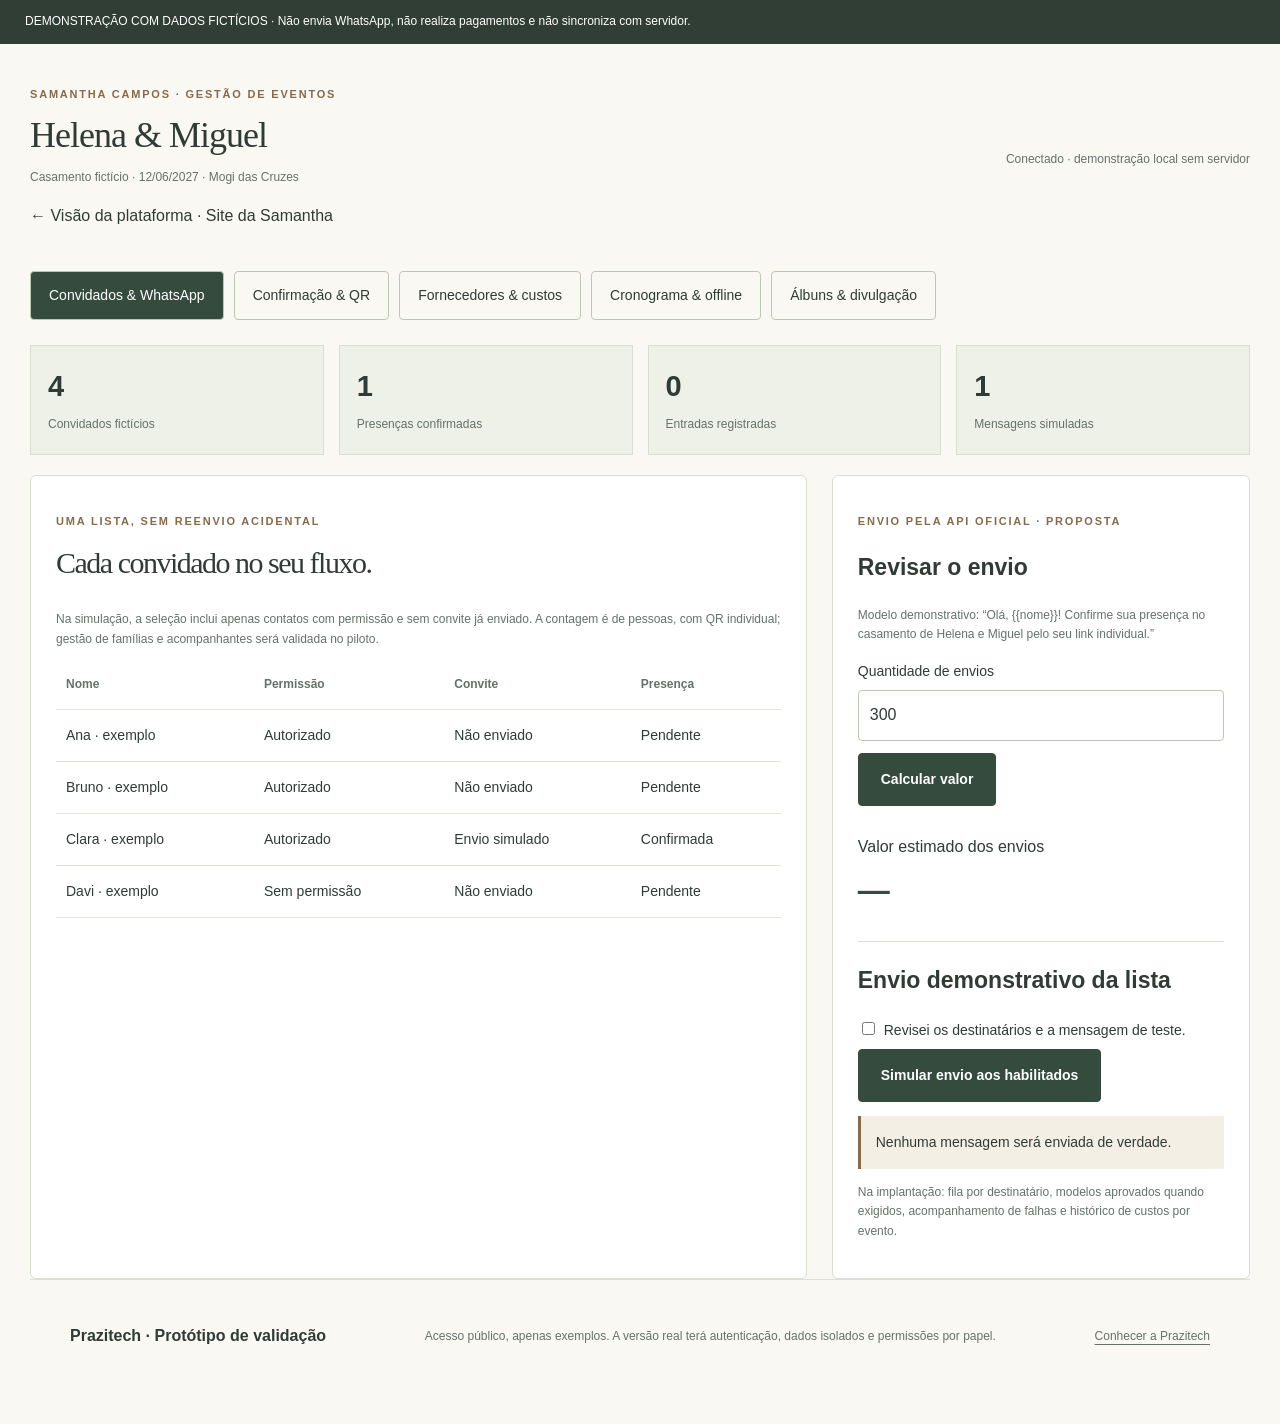
<file: samantha/piloto/demo.html>
<!doctype html><html lang="pt-BR"><head><meta charset="utf-8"><meta name="viewport" content="width=device-width,initial-scale=1"><meta name="robots" content="noindex,nofollow"><meta name="theme-color" content="#344b3e"><link rel="manifest" href="manifest.webmanifest"><link rel="apple-touch-icon" href="icon.png"><title>Samantha · Casamento demonstrativo</title><link rel="stylesheet" href="style.css?v=albuns-1"></head><body><div class="demo-top">DEMONSTRAÇÃO COM DADOS FICTÍCIOS · Não envia WhatsApp, não realiza pagamentos e não sincroniza com servidor.</div><main class="demo-shell"><div class="demo-heading"><div><p class="eyebrow">SAMANTHA CAMPOS · GESTÃO DE EVENTOS</p><h1>Helena & Miguel</h1><p class="caption">Casamento fictício · 12/06/2027 · Mogi das Cruzes</p><p><a href="../plataforma.html">← Visão da plataforma</a> · <a href="../index.html">Site da Samantha</a></p></div><div><p class="caption" id="offline-state" role="status">Preparando demonstração para uso offline…</p></div></div><nav class="tabs" role="tablist" aria-label="Áreas do evento"><button role="tab" id="tab-guests" aria-controls="guests" aria-selected="true" data-tab="guests">Convidados & WhatsApp</button><button role="tab" id="tab-reception" aria-controls="reception" aria-selected="false" data-tab="reception">Confirmação & QR</button><button role="tab" id="tab-finance" aria-controls="finance" aria-selected="false" data-tab="finance">Fornecedores & custos</button><button role="tab" id="tab-event" aria-controls="event" aria-selected="false" data-tab="event">Cronograma & offline</button><button role="tab" id="tab-media" aria-controls="media" aria-selected="false" data-tab="media">Álbuns & divulgação</button></nav><div class="stats"><div><strong id="total">0</strong><span>Convidados fictícios</span></div><div><strong id="confirmed">0</strong><span>Presenças confirmadas</span></div><div><strong id="arrived">0</strong><span>Entradas registradas</span></div><div><strong id="sent">0</strong><span>Mensagens simuladas</span></div></div>
<section id="guests" class="tab-panel" role="tabpanel" aria-labelledby="tab-guests"><div class="twocol"><div class="panel"><p class="eyebrow">UMA LISTA, SEM REENVIO ACIDENTAL</p><h2 style="font-size:30px">Cada convidado no seu fluxo.</h2><p class="caption">Na simulação, a seleção inclui apenas contatos com permissão e sem convite já enviado. A contagem é de pessoas, com QR individual; gestão de famílias e acompanhantes será validada no piloto.</p><div class="table-wrap"><table><thead><tr><th>Nome</th><th>Permissão</th><th>Convite</th><th>Presença</th></tr></thead><tbody id="guest-list"></tbody></table></div></div><div class="panel"><p class="eyebrow">ENVIO PELA API OFICIAL · PROPOSTA</p><h3>Revisar o envio</h3><p class="caption">Modelo demonstrativo: “Olá, {{nome}}! Confirme sua presença no casamento de Helena e Miguel pelo seu link individual.”</p><label for="send-quantity">Quantidade de envios</label><input id="send-quantity" type="number" min="0" max="1000000" step="1" value="300"><button class="button" id="calculate-cost" type="button" style="margin:12px 0">Calcular valor</button><p style="margin-bottom:4px">Valor estimado dos envios</p><p id="estimate" aria-live="polite" style="font-size:32px;font-weight:700;margin:4px 0 24px;color:#344b3e">—</p><hr style="border:0;border-top:1px solid #d8dfd0;margin:24px 0"><h3>Envio demonstrativo da lista</h3><label><input type="checkbox" id="reviewed">Revisei os destinatários e a mensagem de teste.</label><button class="button" id="send" type="button">Simular envio aos habilitados</button><p class="feedback" id="send-result" role="status">Nenhuma mensagem será enviada de verdade.</p><p class="caption">Na implantação: fila por destinatário, modelos aprovados quando exigidos, acompanhamento de falhas e histórico de custos por evento.</p></div></div></section>
<section id="reception" class="tab-panel" role="tabpanel" aria-labelledby="tab-reception" hidden><div class="twocol"><div class="panel"><p class="eyebrow">O CONVIDADO CONFIRMA ANTES. A EQUIPE REGISTRA A CHEGADA.</p><h2 style="font-size:30px">Do convite à recepção.</h2><label for="guest-select">Convidado fictício</label><select id="guest-select"></select><div class="phone"><p class="eyebrow">HELENA & MIGUEL</p><h3 id="guest-name">Seu convite</h3><p>Podemos contar com você na celebração?</p><div class="actions"><button class="button" id="confirm" type="button">Confirmar presença de teste</button><button class="button" id="decline" type="button">Não poderei ir</button></div><div id="ticket" hidden><p class="status">Presença confirmada · demonstrativo</p><img class="qr" src="qr-demo.png" alt="QR demonstrativo da convidada Ana, código DEMO-SC-ANA"><p id="ticket-code" class="caption"></p><p class="caption">Na versão real, cada pessoa terá link e QR com identificador opaco. Este exemplo usa códigos públicos de teste.</p></div></div></div><div class="panel"><p class="eyebrow">RECEPÇÃO · EQUIPE</p><h3>Registrar entrada</h3><p>Leia o QR ou localize pelo nome. No celular, abra a câmera pelo botão abaixo ou leia uma foto do QR. A imagem é processada no aparelho; nada é enviado ao servidor.</p><div class="actions"><button class="button" id="start-camera" type="button">Ler QR Code com a câmera</button><button class="button" id="stop-camera" type="button" hidden>Fechar câmera</button></div><div id="camera-box" hidden><video id="camera" playsinline muted style="width:100%;max-height:360px;object-fit:cover;border-radius:6px;background:#15251a"></video><p class="caption">Aponte a câmera traseira para o QR individual do convidado. A leitura registra a entrada após validar o código.</p></div><label for="qr-photo">Alternativa: ler QR de uma foto</label><input id="qr-photo" type="file" accept="image/*" capture="environment"><p id="camera-status" class="feedback" role="status">Câmera fechada. Sua permissão será solicitada ao iniciar a leitura.</p><canvas id="qr-canvas" hidden></canvas><label for="code">Código do ingresso fictício</label><input id="code" placeholder="DEMO-SC-ANA" maxlength="60"><div class="actions"><button class="button" id="read-demo" type="button">Simular leitura do QR de Ana</button><button class="button" id="checkin" type="button">Validar código e registrar entrada</button></div><p class="feedback" id="checkin-result" role="status">Teste também uma segunda leitura do mesmo código.</p><p class="caption">QR deve pertencer ao evento e a convidado confirmado. A repetição é bloqueada neste aparelho. Conferência de nome e grupo continua necessária; QR não substitui a validação da equipe.</p><div class="notice"><strong>Offline com uma regra clara</strong><p>Após preparar o evento, o registro pode ficar no aparelho. Sem rede, outro posto não sabe dessa entrada. No piloto, usar um aparelho responsável ou dividir listas entre postos.</p></div></div></div></section>
<section id="finance" class="tab-panel" role="tabpanel" aria-labelledby="tab-finance" hidden><div class="panel"><p class="eyebrow">ESBOÇO DE EVOLUÇÃO · FORA DO PRIMEIRO PILOTO</p><h2 style="font-size:30px">Dinheiro do casal e da empresa, separados.</h2><p>Exemplo: os noivos pagam o buffet diretamente; a assessoria paga sua equipe de apoio. Ambos ficam visíveis, cada um no seu fluxo.</p><label for="payer">Filtrar responsável</label><select id="payer"><option value="all">Todos os responsáveis</option><option value="Noivos">Noivos</option><option value="Assessoria">Assessoria</option></select><div class="table-wrap"><table><thead><tr><th>Favorecido</th><th>Quem paga</th><th>Categoria</th><th>Vencimento</th><th>Valor</th><th>Status</th><th>Ação de teste</th></tr></thead><tbody id="payments"></tbody></table></div><p id="finance-summary" class="finance-summary"></p><p class="caption">Registrar pagamento não transfere dinheiro. Na versão operacional: parcelas, comprovante, responsável pela conferência e trilha de alterações. Os custos da API serão registrados separadamente, vinculados ao evento.</p></div></section>
<section id="event" class="tab-panel" role="tabpanel" aria-labelledby="tab-event" hidden><div class="twocol"><div class="panel"><p class="eyebrow">NO DIA DO EVENTO</p><h2 style="font-size:30px">Um roteiro que acompanha a equipe.</h2><label for="actor">Profissional de exemplo</label><select id="actor"><option>Samantha · coordenação</option><option>Equipe · recepção</option><option>Equipe · apoio</option></select><p class="caption">Horários previstos, responsáveis e registros do dia. Toda marcação de teste identifica quem a realizou.</p><div id="tasks"></div><p class="caption">Tarefas, respostas e entradas desta demonstração ficam somente neste navegador. Atualizar a página preserva o teste se o armazenamento local estiver disponível.</p></div><div class="panel"><p class="eyebrow">PWA · MODO EVENTO</p><h3>Preparar antes de sair.</h3><p>A demonstração instala um cache local das telas e do QR de exemplo após a primeira visita online. O navegador pode permitir adicioná-la à tela inicial. Aguarde a confirmação de preparo.</p><p id="cache-state" class="feedback" role="status">Verificando cache offline…</p><p class="caption">No produto: download seletivo dos dados autorizados, horário da última sincronização e fila de alterações pendentes. Nesta demonstração não existe servidor nem sincronização entre aparelhos.</p><div class="notice"><strong>WhatsApp depende de conexão</strong><p>O envio simulado é bloqueado quando o navegador informa ausência de rede. Consulta e registros de teste podem continuar localmente. A versão real precisa ser testada em modo avião nos aparelhos da equipe.</p></div><button class="button" id="reset" type="button">Restaurar dados fictícios</button><p id="storage-state" class="caption" role="status"></p></div></div><div class="panel" style="margin-top:25px"><p class="eyebrow">REGISTRO RÁPIDO · TEXTO OU ÁUDIO</p><h3>Conte o que aconteceu.</h3><p>Escreva livremente ou grave uma anotação de voz. A demonstração permite revisar uma sugestão de atualização do cronograma.</p><label for="free-note">Anotação livre</label><textarea id="free-note" class="note-input" maxlength="2000" placeholder="Ex.: Montagem conferida às 14h10. Equipe de recepção pronta."></textarea><div class="note-controls"><button class="button" id="save-note" type="button">Salvar anotação</button><button class="button" id="interpret-note" type="button">Sugerir marcação · demonstração</button><button class="button" id="sample-note" type="button">Usar texto de exemplo</button></div><p class="caption">A sugestão deste protótipo usa regras locais simples para os quatro itens de exemplo. Não há IA conectada. O produto deverá interpretar contexto e negações, pedir revisão quando houver dúvida e preservar o original.</p><div id="suggestion" class="suggestion" hidden><strong>Sugestão para revisar</strong><p id="suggestion-text"></p><button id="apply-note" class="button" type="button">Aplicar marcação revisada</button></div><hr style="border:0;border-top:1px solid #d8dfd0;margin:25px 0"><h3>Uma anotação de voz</h3><div class="note-controls"><button class="button" id="record-note" type="button">Gravar áudio</button><button class="button" id="stop-note" type="button" disabled>Parar gravação</button></div><label for="audio-file">Ou anexar áudio</label><input id="audio-file" type="file" accept="audio/*"><audio id="audio-player" controls hidden></audio><p id="audio-status" class="feedback" role="status">Microfone fechado. Só será solicitado ao tocar em gravar. Use conteúdo fictício.</p><button class="button" id="sample-transcript" type="button">Testar com transcrição fictícia</button><p class="caption">A gravação real fica apenas no aparelho, quando o armazenamento está disponível. Não transcrevemos seu áudio nesta demonstração. O botão acima usa um texto fictício, independente do que foi gravado. No produto: áudio original → transcrição → interpretação → registro revisado ou aplicação automática conforme a regra configurada.</p><p id="note-feedback" class="feedback" role="status">Nenhuma anotação adicionada.</p><h3>Registro do dia</h3><ul id="note-history" class="note-log"></ul></div></section><section id="media" class="tab-panel" role="tabpanel" aria-labelledby="tab-media" hidden><div class="twocol"><div class="panel"><p class="eyebrow">ACERVO DO CASAMENTO</p><h2 style="font-size:30px">As fotos também ficam organizadas.</h2><p>Guarde os links recebidos do fotógrafo junto ao evento. Nesta demonstração, o endereço fica somente neste navegador; não acessamos nem importamos as fotos.</p><form id="album-form"><label for="album-title">Nome do álbum de teste</label><input id="album-title" required maxlength="100" placeholder="Ex.: Cerimônia · fotógrafo"><label for="album-url">Link do Google Drive ou Google Fotos</label><input id="album-url" type="url" required maxlength="2000" placeholder="https://drive.google.com/..."><button class="button" type="submit">Salvar link de teste</button></form><p id="album-feedback" class="feedback" role="status">Use um link de exemplo, sem conteúdo privado.</p><div id="album-list"></div></div><div class="panel"><p class="eyebrow">POSSIBILIDADE FUTURA · A VALIDAR</p><h3>Do evento ao portfólio.</h3><p>Uma evolução possível é selecionar fotos de um álbum e preparar sua divulgação no site e no Instagram. Depende de análise técnica, acesso aos arquivos, autorização de uso das imagens e permissões das plataformas.</p><label for="social-caption">Rascunho de legenda</label><textarea id="social-caption" class="note-input" maxlength="2200" placeholder="Uma história cuidada em cada detalhe…"></textarea><label for="social-target">Destino pretendido</label><select id="social-target"><option>Portfólio do site</option><option>Instagram</option><option>Site e Instagram</option></select><button id="save-social-draft" class="button" type="button">Salvar rascunho local</button><p id="social-feedback" class="feedback" role="status">Nenhuma conta conectada. Este botão salva apenas o texto no navegador.</p><div class="notice"><strong>Ideia para validação, sem promessa de integração</strong><p>Receber um link não garante acesso às fotos nem permissão para publicá-las. A integração automática com Google e Instagram não faz parte desta demonstração.</p></div><a href="https://www.instagram.com/samanthacampos.assessoria_/" target="_blank" rel="noopener noreferrer">Abrir perfil profissional da Samantha</a></div></div></section><footer><strong>Prazitech · Protótipo de validação</strong><p>Acesso público, apenas exemplos. A versão real terá autenticação, dados isolados e permissões por papel.</p><p><a href="https://prazitech.com.br/portfolio/" target="_blank" rel="noopener noreferrer" style="color:inherit;text-decoration:underline;text-underline-offset:4px">Conhecer a Prazitech</a></p></footer></main><script src="jsQR.js"></script><script src="demo.js?v=simulador-8"></script><script src="scanner.js"></script><script src="notes.js"></script><script src="albums.js"></script></body></html>
</file>
<file: preview.css>
*{box-sizing:border-box}html{scroll-behavior:smooth}body{margin:0;background:var(--bg);color:var(--ink);font:16px/1.65 Arial,Helvetica,sans-serif}a{color:inherit;text-decoration:none}button,input,textarea,select{font:inherit}a,button,input,select,textarea{outline-offset:5px}button{cursor:pointer}header,.section,.hero,footer{max-width:1240px;margin:auto}.ribbon{background:var(--ink);color:var(--bg);padding:9px 5%;font-size:11px;letter-spacing:1.5px;display:flex;justify-content:space-between}.ribbon span{letter-spacing:0;opacity:.8}.brand{font:italic 36px Georgia,serif;line-height:1.1}.brand small{font:10px Arial,sans-serif;letter-spacing:2px;display:block;margin-top:9px}.perfect .brand{font-family:Arial;font-weight:900;font-style:italic}.mon-cheri .brand{font-family:Georgia;font-style:normal}.btn{display:inline-flex;align-items:center;justify-content:center;background:var(--accent);color:white;border:0;border-radius:5px;padding:15px 22px;font-size:14px;font-weight:bold;transition:filter .2s,transform .2s}.btn:hover{filter:brightness(1.15);transform:translateY(-2px)}header{padding:25px 40px;display:flex;align-items:center;justify-content:space-between;gap:25px;border-bottom:1px solid color-mix(in srgb,var(--ink) 15%,transparent)}nav{display:flex;gap:25px;font-size:14px}.hero{display:grid;grid-template-columns:1fr 1fr;gap:70px;padding:65px 40px 80px;align-items:center}.eyebrow{font-size:11px;font-weight:bold;letter-spacing:2px;color:var(--accent);margin:0 0 25px}h1{font:normal clamp(48px,5.5vw,76px)/1.08 Georgia,serif;letter-spacing:-3px;margin:20px 0 30px}.perfect h1{font-family:Arial;font-weight:900;text-transform:uppercase;font-size:clamp(50px,6.7vw,90px)}.mon-cheri h1{font-family:Georgia;letter-spacing:-2px}em{color:var(--accent);font-weight:normal}h2{font:normal clamp(35px,4vw,51px)/1.13 Georgia,serif;letter-spacing:-1.5px}h3{font-size:22px;line-height:1.3}.lead{font-size:18px;color:var(--muted);max-width:650px;margin:0 0 30px}.caption{font-size:12px;color:var(--muted);margin-top:23px}figure{position:relative;margin:0}figure>img{width:100%;height:510px;object-fit:cover;border-radius:180px 180px 8px 8px}.mon-cheri figure>img{border-radius:45% 45% 12px 12px;object-position:center 35%}.perfect figure>img{border-radius:0;height:480px;object-position:45%}.perfect .hero{gap:35px}.seal{position:absolute;bottom:60px;left:-28px;background:var(--accent);color:white;border-radius:50%;width:135px;height:135px;display:flex;align-items:center;justify-content:center;flex-direction:column;font:italic 26px Georgia;transform:rotate(-9deg)}.seal small{font:8px Arial;letter-spacing:1px;margin-top:10px}figcaption{color:var(--muted);font-size:11px;margin-top:12px;line-height:1.4}.section{padding:80px 40px}.discover{border-top:1px solid color-mix(in srgb,var(--ink) 15%,transparent)}.section-head{display:flex;gap:50px;align-items:center;justify-content:space-between;margin-bottom:25px}.section-head>p{max-width:420px;color:var(--muted)}.cards{display:grid;grid-template-columns:repeat(3,1fr);gap:20px;margin-top:35px}.cards article{border:1px solid color-mix(in srgb,var(--ink) 15%,transparent);border-radius:8px;padding:32px;display:flex;flex-direction:column}.cards article>p{color:var(--muted);font-size:15px}.cards article>a{font-size:13px;margin-top:auto;padding-top:20px;text-decoration:underline;color:var(--accent)}.mini{text-transform:uppercase;letter-spacing:3px;font-size:10px;color:var(--accent)}.price-note{display:flex;align-items:center;gap:30px;margin-top:35px;padding:25px 0;border-top:1px solid color-mix(in srgb,var(--ink) 15%,transparent)}.price-note strong{white-space:nowrap;color:var(--accent)}.price-note p{font-size:13px;color:var(--muted);margin:0}.planner{display:grid;grid-template-columns:1fr 1fr;gap:75px}.planner>div>p{color:var(--muted)}.aside{border-left:3px solid var(--accent);padding:5px 0 5px 20px;margin:35px 0}.aside p{font-size:14px;color:var(--muted)}form{padding:32px;background:color-mix(in srgb,var(--accent) 5%,var(--bg));border:1px solid color-mix(in srgb,var(--ink) 15%,transparent);border-radius:10px}.badge{font-size:10px;letter-spacing:2px;color:var(--accent);font-weight:bold}label{display:block;font-size:14px;margin:18px 0 7px}.fields{display:grid;grid-template-columns:1fr 1fr;gap:15px}.fields>div{min-width:0}input,textarea,select{width:100%;min-height:46px;padding:11px;border-radius:5px;border:1px solid color-mix(in srgb,var(--ink) 25%,transparent);color:var(--ink);background:var(--bg);font-size:16px}select{appearance:none;background-image:url("data:image/svg+xml,%3Csvg xmlns='http://www.w3.org/2000/svg' width='16' height='16'%3E%3Cpath d='m4 6 4 4 4-4' stroke='%23888' fill='none' stroke-width='2'/%3E%3C/svg%3E");background-repeat:no-repeat;background-position:right 10px center;padding-right:30px}form>.btn{margin-top:20px;width:100%}#output{border-top:1px solid var(--accent);margin-top:30px}#output p{font-size:13px;color:var(--muted)}#copy{width:100%;background:transparent;border:1px solid var(--accent);color:var(--accent);padding:12px;border-radius:5px;margin-top:15px}.contact{text-align:center;border-top:1px solid color-mix(in srgb,var(--ink) 15%,transparent)}.contact>p{color:var(--muted)}.contact .btn{margin-top:20px}footer{padding:35px 40px;border-top:1px solid color-mix(in srgb,var(--ink) 15%,transparent);display:flex;align-items:center;justify-content:space-between;gap:30px}footer p,footer a{font-size:12px;color:var(--muted)}footer a{text-decoration:underline}.table-wrap{overflow-x:auto;margin:30px 0}table{border-collapse:collapse;width:100%;font-size:14px;text-align:left}th,td{padding:17px;border-bottom:1px solid color-mix(in srgb,var(--ink) 20%,transparent);min-width:150px}th{color:var(--accent)}@media(max-width:800px){.ribbon{flex-direction:column;text-align:center;font-size:9px}.ribbon span{font-size:10px}header{padding:22px}header .btn{font-size:12px;padding:12px;max-width:145px}.brand{font-size:29px}.brand small{font-size:8px;max-width:150px}nav{display:none}.hero{grid-template-columns:1fr;padding:40px 24px 55px;gap:35px}h1{font-size:53px;letter-spacing:-2px}.lead{font-size:17px}figure>img{height:380px}.perfect figure>img{height:320px}.seal{left:-10px;width:110px;height:110px;bottom:55px;font-size:24px}.section{padding:55px 24px}.section-head{display:block}.cards{grid-template-columns:1fr}.planner{grid-template-columns:1fr;gap:25px}.cards article{padding:27px}.price-note{display:block}.price-note p{margin-top:10px}form{padding:23px}footer{padding:30px 24px;flex-direction:column;align-items:start;gap:10px}.fields{gap:10px}h2{font-size:38px}}
</file>
<file: felipe-barber/membership.css>
.table-wrap{overflow:auto;margin:30px 0}table{width:100%;border-collapse:collapse;text-align:left;font-size:16px}caption{text-align:left;font-size:14px;color:#aaa;padding-bottom:15px}th,td{padding:15px;border-bottom:1px solid #383a37}th{color:var(--accent)}.membership{display:grid;grid-template-columns:1fr 1fr;gap:70px;border-top:1px solid #383a37}.membership h2{font-family:Arial;font-weight:800;font-size:52px}.membership em{font-style:normal;color:var(--accent)}.plan-card{border:1px solid #817139;padding:35px;background:linear-gradient(140deg,#302a16,#171816);border-radius:6px}.plan-price{font-size:74px;line-height:1.2;font-weight:800;letter-spacing:-4px;margin:25px 0}.plan-price>span{font-size:45px}.plan-price small{display:block;font-size:16px;letter-spacing:0;font-weight:400;margin-top:10px;color:#bbb}.plan-card ul{padding-left:20px;line-height:2}.plan-card li{font-size:15px}.under{display:inline-block;border-bottom:1px solid var(--accent);margin-top:20px;color:var(--accent)}@media(max-width:800px){.membership{grid-template-columns:1fr;gap:25px}.membership h2{font-size:42px}.plan-card{padding:25px}.plan-price{font-size:66px}nav{display:none}}
</file>
<file: mamma-concetta/mamma.css>
:root{--green:#155a45;--red:#b73328;--ink:#252c25;--muted:#697068;--line:#dce2d9;--white:#fffefa}*{box-sizing:border-box}html{scroll-behavior:smooth;scroll-padding-top:20px}body{margin:0;color:var(--ink);background:var(--white);font:16px/1.65 Arial,sans-serif}a{color:inherit;text-decoration:none}button,input,select,textarea{font:inherit}a,button,input,select,textarea{outline-offset:5px}button{cursor:pointer}.preview{background:#154a3b;color:#e2eee6;padding:9px 5%;display:flex;justify-content:space-between;gap:15px;font-size:11px;letter-spacing:1px}.preview span{letter-spacing:0}header{padding:22px 45px;max-width:1400px;margin:auto;display:flex;justify-content:space-between;align-items:center;gap:35px;border-bottom:1px solid var(--line)}.logo img{display:block;width:170px;height:80px;object-fit:contain}nav{display:flex;gap:28px;font-size:14px}.button{display:inline-flex;justify-content:center;align-items:center;padding:14px 24px;background:var(--red);border:1px solid var(--red);color:#fff;border-radius:4px;font-size:14px;font-weight:bold;transition:background .2s,transform .2s}.button:hover{background:#92291f;transform:translateY(-2px)}.under{font-size:14px;border-bottom:1px solid var(--green);padding-bottom:4px;color:var(--green)}.hero{max-width:1400px;margin:auto;padding:60px 45px 65px;display:grid;grid-template-columns:.9fr 1.1fr;align-items:center;gap:65px}.eyebrow{font-size:11px;letter-spacing:2px;color:var(--green);font-weight:bold;margin:0 0 20px}h1{font:normal clamp(60px,6.6vw,92px)/1.01 Georgia,serif;letter-spacing:-4px;margin:20px 0 25px}em{color:var(--green)}.hero-copy>p:not(.eyebrow){font-size:18px;color:var(--muted);max-width:450px}.actions{display:flex;align-items:center;gap:25px;flex-wrap:wrap;margin:32px 0}.hero-details{display:flex;flex-direction:column;font-size:12px;color:var(--muted);border-top:1px solid var(--line);padding-top:20px;margin-top:35px;max-width:400px}.hero-photo{position:relative;margin:0}.hero-photo>img{width:100%;height:560px;object-fit:cover;border-radius:200px 200px 4px 4px}.stamp{position:absolute;bottom:65px;left:-30px;border-radius:50%;width:150px;height:150px;background:var(--green);color:white;display:flex;align-items:center;justify-content:center;flex-direction:column;font:20px Georgia;transform:rotate(-12deg)}.stamp strong{font-size:22px}.stamp small{font:9px Arial;letter-spacing:2px;margin-top:9px}figcaption,.caption{font-size:12px;line-height:1.6;color:var(--muted)}figcaption{margin-top:12px}.ribbon{background:var(--green);padding:22px 30px;display:flex;justify-content:space-around;gap:30px;color:#e9f2e8;font-size:11px;letter-spacing:2px}.section{max-width:1300px;margin:auto;padding:90px 45px}.story{display:grid;grid-template-columns:1fr 1fr;gap:80px}.large{font-size:20px;line-height:1.6}.story p:not(.eyebrow){color:var(--muted)}h2{font:normal clamp(40px,4.8vw,60px)/1.1 Georgia,serif;letter-spacing:-2px;margin:20px 0 30px}h3{font:normal 32px/1.2 Georgia,serif;margin:15px 0 20px}.flavors{border-top:1px solid var(--line)}.heading{display:flex;justify-content:space-between;align-items:end;gap:50px;margin-bottom:35px}.heading>p{max-width:330px;color:var(--muted)}.food-grid{display:grid;grid-template-columns:1fr 1fr;gap:25px}.food-grid article{border:1px solid var(--line);border-radius:5px;overflow:hidden;background:#fff}.food-grid img{width:100%;height:290px;object-fit:cover;display:block}.food-grid article>div{padding:28px}.food-grid .eyebrow{font-size:10px}.food-grid p:not(.eyebrow){color:var(--muted);font-size:15px}.food-grid a{text-decoration:underline;color:var(--red);font-size:14px}.menu-shortcut{display:flex;justify-content:space-between;gap:30px;align-items:center;border-top:1px solid var(--line);padding-top:30px;margin-top:30px}.menu-shortcut p{font-size:14px;color:var(--muted)}.reserve{border-top:1px solid var(--line);display:grid;grid-template-columns:1fr 1fr;gap:85px}.reserve>div>p:not(.eyebrow){color:var(--muted)}.reserve-note{padding:0 0 0 20px;border-left:3px solid var(--green);margin-top:40px}.reserve-note strong{font-size:14px}.reserve-note p{font-size:14px;color:var(--muted)}form{padding:32px;border:1px solid var(--line);background:#f0f5ee;border-radius:6px}form h3{font-size:28px}label{display:block;margin:18px 0 7px;font-size:14px}input,select,textarea{width:100%;min-height:46px;background:#fff;color:var(--ink);border:1px solid #bac8b8;border-radius:4px;padding:11px;font-size:16px}select{appearance:none;background-image:url("data:image/svg+xml,%3Csvg xmlns='http://www.w3.org/2000/svg' width='16' height='16'%3E%3Cpath d='m4 6 4 4 4-4' stroke='%23555' fill='none' stroke-width='2'/%3E%3C/svg%3E");background-repeat:no-repeat;background-position:right 12px center;padding-right:35px}.fields{display:grid;grid-template-columns:1fr 1fr;gap:15px}.fields>div{min-width:0}form>.button{width:100%;margin-top:20px}#error{font-size:14px;color:#a52a1f}#summary{border-top:1px solid #b6c4b0;margin-top:25px;padding-top:10px}#summary p{font-size:14px}pre{font:14px/1.7 Arial;white-space:pre-wrap;overflow-wrap:anywhere}#summary .button{width:100%}.location{border-top:1px solid var(--line);display:grid;grid-template-columns:1fr 1fr;gap:80px}.location>div>p{color:var(--muted)}.delivery{background:var(--green);padding:45px;border-radius:5px;align-self:center}.delivery .eyebrow{color:#d2e4d1}.delivery h3{font-size:49px;color:white}.delivery p:not(.eyebrow){color:#d2e4d1}.light{background:white;border-color:white;color:var(--green);margin-top:20px}.light:hover{color:white;background:#2e765d}footer{border-top:1px solid var(--line);max-width:1400px;margin:auto;padding:35px 45px;display:flex;align-items:center;justify-content:space-between;gap:30px}footer img{object-fit:contain;max-height:80px}footer p,footer a{font-size:12px;color:var(--muted)}footer>div{display:flex;flex-direction:column;gap:10px}footer a{text-decoration:underline}.proposal-intro{max-width:800px}.offer-grid{display:grid;grid-template-columns:repeat(3,1fr);gap:20px}.offer-grid article{border:1px solid var(--line);padding:28px;border-radius:5px}.offer-grid p,.offer-grid li{font-size:15px;color:var(--muted)}.offer-grid ul{padding-left:18px}.offer-price{font-size:37px!important;color:var(--green)!important}.proposal-note{border-left:3px solid var(--green);padding-left:22px;margin:35px 0;color:var(--muted)}@media(max-width:800px){.preview{display:block;text-align:center;font-size:9px}.preview span{display:block;font-size:10px}header{padding:18px 22px;gap:20px}.logo img{width:130px;height:65px}nav{display:none}header .button{font-size:12px;padding:12px 16px}.hero{grid-template-columns:1fr;padding:35px 24px 45px;gap:30px}h1{font-size:68px;letter-spacing:-3px}.hero-copy>p:not(.eyebrow){font-size:17px}.hero-photo>img{height:400px;border-radius:150px 150px 4px 4px}.stamp{width:118px;height:118px;font-size:16px;left:-10px;bottom:60px}.stamp strong{font-size:18px}.stamp small{font-size:7px}.ribbon{overflow:auto;justify-content:start;white-space:nowrap;font-size:9px;padding:18px;gap:30px}.section{padding:55px 24px}.story,.reserve,.location,.food-grid,.offer-grid{grid-template-columns:1fr;gap:30px}h2{font-size:43px}.heading{display:block}.food-grid img{height:240px}.menu-shortcut{display:block}.menu-shortcut .button{margin-top:10px}form{padding:23px}.fields{gap:10px}.delivery{padding:30px}.delivery h3{font-size:42px}footer{display:block;padding:30px 24px}.large{font-size:18px}footer>div{margin-top:20px}}
</file>
<file: style.css>
:root{color-scheme:dark;--yellow:#ffd329;--muted:#b4b5b6;--line:#303134}*{box-sizing:border-box}html{scroll-behavior:smooth;scroll-padding-top:100px}body{margin:0;background:#0b0c0e;color:#f8f8f6;font:16px/1.6 Arial,Helvetica,sans-serif}a{color:inherit;text-decoration:none}button,input,select,textarea{font:inherit}button,a,input,select,textarea{outline-offset:5px}button{cursor:pointer}button:focus-visible,a:focus-visible{outline:2px solid var(--yellow)}.preview{padding:9px 5%;background:#222116;color:#f5db73;font-size:12px;letter-spacing:1px;display:flex;justify-content:space-between}.preview span{letter-spacing:0;color:#d3cfae}header{max-width:1320px;margin:auto;display:flex;justify-content:space-between;align-items:center;padding:22px 40px;gap:30px;border-bottom:1px solid var(--line)}header img{display:block}nav{display:flex;gap:32px;font-size:14px;color:#d5d5d5}.button{display:inline-flex;align-items:center;justify-content:center;padding:16px 24px;border:0;background:var(--yellow);color:#111;font-weight:700;border-radius:5px;transition:background .2s,transform .2s}.button:hover{background:#ffe572;transform:translateY(-2px)}.button.small{padding:11px 18px;font-size:14px}.hero{max-width:1400px;margin:auto;min-height:660px;display:grid;grid-template-columns:1fr 1.1fr;align-items:center;padding:65px 65px 75px;gap:20px;overflow:hidden}.eyebrow{font-size:12px;letter-spacing:2px;font-weight:700;color:var(--yellow);margin:0 0 20px}h1{font-size:clamp(48px,5.6vw,82px);line-height:1.02;letter-spacing:-4px;margin:20px 0 30px;max-width:620px}em{font-style:normal;color:var(--yellow)}.intro{max-width:450px;color:var(--muted);font-size:18px}.actions{display:flex;align-items:center;gap:25px;flex-wrap:wrap;margin-top:30px}.text-link{border-bottom:1px solid #666;padding-bottom:4px;font-size:14px}.hero-art{position:relative;align-self:center}.hero-art img{width:114%;max-width:none;margin-left:-3%;display:block;mix-blend-mode:lighten}.art-note{font-size:12px;color:#8d8d8d;display:block;text-align:right}.image-label{margin:25px 0 0 18%;font-size:13px;letter-spacing:3px;color:#999}.image-label strong{color:#eee}.strip{border-top:1px solid var(--line);border-bottom:1px solid var(--line);display:flex;justify-content:space-evenly;gap:20px;padding:23px;color:#b5b5b5;font-size:12px;letter-spacing:2px;background:#111214}.section{max-width:1250px;margin:auto;padding:100px 40px}.section-heading{display:flex;justify-content:space-between;align-items:end;gap:40px;margin-bottom:45px}h2{font-size:clamp(36px,4vw,55px);line-height:1.12;letter-spacing:-2px;margin:15px 0 25px}.section-heading p,.booking-intro>p:not(.eyebrow),.location p:not(.eyebrow){color:var(--muted)}.services{display:grid;grid-template-columns:repeat(3,1fr);gap:20px}.services article{position:relative;background:#151619;border:1px solid var(--line);border-radius:8px;padding:35px 28px;display:flex;flex-direction:column}.symbol{color:var(--yellow);font-size:34px;line-height:1.5}h3{font-size:23px;letter-spacing:-.5px;line-height:1.25;margin:18px 0}.services p{color:var(--muted);font-size:15px;flex:1}.services .featured{border-color:#8a742c;background:linear-gradient(145deg,#242115,#141516)}.tag{position:absolute;top:-12px;left:24px;background:var(--yellow);color:#151515;font-size:10px;letter-spacing:1px;font-weight:bold;padding:4px 10px;border-radius:3px}.price{font-size:13px;color:#aaa;margin:25px 0 20px}.price strong{display:block;color:#fff;font-size:25px}.services button,#copy{background:transparent;color:#eee;border:1px solid #4d4d4d;border-radius:4px;padding:12px;font-size:14px}.services button:hover,#copy:hover{border-color:var(--yellow);color:var(--yellow)}.note{color:#909196;font-size:12px;line-height:1.6;margin-top:20px}.booking{display:grid;grid-template-columns:1fr 1fr;gap:75px;border-top:1px solid var(--line)}.booking-intro{padding-top:25px}.booking-intro ol{padding-left:23px;line-height:2.8;color:#d9d9d9}.demo-notice{margin-top:35px;border-left:2px solid var(--yellow);padding:2px 0 2px 20px}.demo-notice strong{font-size:14px}.demo-notice p{font-size:14px;color:#999;max-width:350px}form{padding:30px;background:#17181b;border:1px solid var(--line);border-radius:10px}.form-title{display:flex;justify-content:space-between;align-items:center;gap:15px;margin-bottom:25px}.form-title strong{font-size:20px}.form-title span{font-size:10px;letter-spacing:1px;color:var(--yellow)}label,legend{display:block;font-size:14px;color:#d0d0d0;margin:16px 0 8px}input,select,textarea{width:100%;border:1px solid #424347;border-radius:5px;background:#101114;color:#fff;padding:12px;min-height:46px;font-size:16px}select{appearance:none;background-image:url("data:image/svg+xml,%3Csvg xmlns='http://www.w3.org/2000/svg' width='16' height='16' viewBox='0 0 16 16'%3E%3Cpath d='m4 6 4 4 4-4' fill='none' stroke='%23bbb' stroke-width='2'/%3E%3C/svg%3E");background-repeat:no-repeat;background-position:right 12px center;padding-right:35px}.row{display:grid;grid-template-columns:1fr 1fr;gap:15px}.row>div{min-width:0}fieldset{border:0;padding:0;margin:0}#slots{display:grid;grid-template-columns:repeat(4,1fr);gap:8px}#slots button{border:1px solid #424347;background:#101114;color:#bbb;padding:9px;border-radius:4px;font-size:14px}#slots button[aria-pressed=true]{background:var(--yellow);border-color:var(--yellow);color:#111}form>.button{width:100%;margin-top:12px}.form-error{color:#ffb1a8;font-size:14px}#result{margin-top:25px;border-top:1px solid #48412a;padding-top:25px}#result .eyebrow{margin-bottom:10px}#result p{font-size:14px;white-space:pre-line}#copy{margin-top:14px;width:100%}.location{border-top:1px solid var(--line);display:grid;grid-template-columns:1fr 1fr;gap:60px}.location-card{padding:50px;background:repeating-linear-gradient(135deg,#181a1d,#181a1d 2px,#16171a 2px,#16171a 12px);border:1px solid #343434;border-radius:8px;display:flex;flex-direction:column;justify-content:center}.location-card>p{font-size:40px!important;font-weight:900;font-style:italic;letter-spacing:5px;color:var(--yellow)!important;margin:0 0 20px}.location-card strong{font-size:26px;line-height:1.4}.location-card a{font-size:14px;margin-top:30px;text-decoration:underline;color:#bbb}footer{border-top:1px solid var(--line);padding:35px 5%;display:flex;justify-content:space-between;gap:30px;align-items:center}footer p,footer a{font-size:12px;color:#aaa}footer img{height:auto}@media(max-width:800px){header{padding:18px 20px}header img{width:140px}nav{display:none}.preview{font-size:10px;flex-direction:column;text-align:center;padding:7px}.hero{grid-template-columns:1fr;padding:45px 24px 40px;min-height:auto;gap:30px}h1{letter-spacing:-2px;font-size:57px}.hero-art img{width:100%;margin:0}.image-label{margin-left:5%}.intro{font-size:16px}.hero .actions{gap:18px}.strip{overflow:auto;justify-content:start;gap:30px;white-space:nowrap;font-size:10px}.section{padding:65px 24px}.section-heading{display:block}.services{grid-template-columns:1fr;gap:25px}.services article{padding:25px}.booking,.location{grid-template-columns:1fr;gap:30px}.booking-intro{padding:0}form{padding:22px}.form-title{align-items:start}.form-title strong{font-size:18px}.form-title span{font-size:9px}.location-card{padding:35px}footer{flex-direction:column;align-items:start;padding:30px 24px;gap:10px}h2{font-size:39px}.row{gap:10px}#slots{grid-template-columns:repeat(3,1fr)}.button{padding:14px 18px}.preview span{font-size:10px}}
.table-wrap{overflow-x:auto;margin:35px 0}table{width:100%;border-collapse:collapse;font-size:14px;text-align:left}th,td{padding:16px;border-bottom:1px solid #333;white-space:nowrap}th{color:var(--yellow)}caption{text-align:left;color:#aaa;font-size:12px;margin-bottom:15px}
</file>
<file: samantha/piloto/style.css>
:root{--ink:#303b36;--muted:#66716b;--accent:#856b4b;--bg:#f9f8f3}*{box-sizing:border-box}body{margin:0;background:var(--bg);color:var(--ink);font:16px/1.65 Arial,sans-serif}html{scroll-behavior:smooth}a{color:inherit;text-decoration:none}button,input,select,textarea{font:inherit}a,button,input,select{outline-offset:4px}button{cursor:pointer}.ribbon{padding:10px 5%;background:#303e35;color:#eaece4;font-size:11px;letter-spacing:2px;text-align:center}header{max-width:1280px;margin:auto;padding:26px 40px;display:flex;justify-content:space-between;align-items:center;gap:25px;border-bottom:1px solid #dce0d7}.wordmark{font:28px Georgia,serif}.wordmark small{display:block;font:9px Arial;letter-spacing:3px;margin-top:6px}nav{display:flex;gap:25px;font-size:14px}.button{display:inline-flex;align-items:center;justify-content:center;background:#344b3e;border:1px solid #344b3e;color:white;padding:14px 22px;border-radius:4px;font-size:14px;font-weight:bold}.button:hover{background:#496552}.under{display:inline-block;border-bottom:1px solid var(--accent);color:var(--accent);font-size:14px}.hero{max-width:1280px;margin:auto;padding:80px 40px;display:grid;grid-template-columns:1.15fr .85fr;gap:80px;align-items:center}.eyebrow,.label{font-size:11px;letter-spacing:1.8px;font-weight:bold;color:var(--accent)}h1{font:normal clamp(46px,5.2vw,70px)/1.1 Georgia,serif;letter-spacing:-2px;margin:25px 0}h2{font:normal clamp(34px,4vw,49px)/1.18 Georgia,serif;letter-spacing:-1.5px;margin:15px 0 30px}h3{font-size:23px;line-height:1.3}em{color:var(--accent)}.lead{font-size:18px;color:var(--muted);max-width:620px}.caption{font-size:12px;color:var(--muted);line-height:1.6}.actions{display:flex;gap:25px;align-items:center;flex-wrap:wrap;margin:30px 0}.journey{padding:32px;background:#e9ede3;border-radius:100px 100px 5px 5px;border:1px solid #d8dfcf}.journey>.eyebrow{display:block;text-align:center;margin:20px 0 30px}.journey>div{padding:20px 0;border-top:1px solid #cad4c1}.journey strong,.journey span{display:block}.journey div span{font-size:10px;letter-spacing:2px;color:#7a806b}.journey strong{font:26px Georgia;margin:5px 0}.journey p{font-size:14px;color:var(--muted);margin:5px 0}.section{max-width:1280px;margin:auto;padding:80px 40px;border-top:1px solid #dce0d7}.grid{display:grid;grid-template-columns:repeat(3,1fr);gap:22px;margin-top:35px}.grid article,.phases article{padding:26px;border:1px solid #d9dfd3;border-radius:5px}.grid p,.phases p{font-size:15px;color:var(--muted)}.accent{background:#eef0e8}.section-head{display:flex;justify-content:space-between;gap:60px;align-items:center}.section-head>p{max-width:400px;color:var(--muted)}.steps,.phases{display:grid;grid-template-columns:repeat(3,1fr);gap:30px}.steps>div{border-top:2px solid #a8b59e;padding-top:20px}.steps p{font-size:14px;color:var(--muted)}.phases{gap:20px}.pilot-offer{margin:35px 0;display:grid;grid-template-columns:1.2fr .8fr;gap:50px;background:#e7ecdf;padding:35px;border:1px solid #ced9c2}.price,.commission{font-size:56px;font-weight:700;line-height:1.1;margin:20px 0;letter-spacing:-2px}.price small,.commission small{font-size:15px;display:block;font-weight:normal;letter-spacing:0;margin-top:10px}.partnership{display:grid;grid-template-columns:1fr 1fr;gap:75px}.partner-card{background:#344b3e;color:#fff;padding:35px;border-radius:5px}.partner-card .label{color:#d9c09a}.partner-card .caption{color:#d3dbd1}.partner-card ul{padding-left:20px;font-size:14px;line-height:1.8}.notice{padding:25px;background:#f0ebdf;border-left:3px solid var(--accent);margin:35px 0}.notice p{font-size:14px;margin-bottom:0;color:var(--muted)}footer{max-width:1280px;margin:auto;display:flex;align-items:center;justify-content:space-between;gap:30px;padding:35px 40px;border-top:1px solid #dce0d7}footer p{font-size:12px;color:var(--muted)}.demo-top{background:#303e35;color:white;padding:12px 25px;font-size:12px}.demo-shell{max-width:1350px;margin:auto;padding:30px}.demo-heading{display:flex;align-items:center;justify-content:space-between;gap:30px}.demo-heading h1{font:36px Georgia;letter-spacing:-1px;margin:10px 0}.tabs{display:flex;flex-wrap:wrap;gap:10px;margin:25px 0}.tabs button{background:transparent;color:var(--ink);padding:12px 18px;border:1px solid #bdc8b4;border-radius:4px;font-size:14px}.tabs button[aria-selected=true]{background:#344b3e;color:#fff}.panel{background:white;border:1px solid #d8dfd0;padding:25px;border-radius:6px}.twocol{display:grid;grid-template-columns:1.3fr .7fr;gap:25px}.stats{display:grid;grid-template-columns:repeat(4,1fr);gap:15px;margin:20px 0}.stats>div{background:#eef1e7;border:1px solid #d8dfd0;padding:17px}.stats strong{display:block;font-size:29px}.stats span{font-size:12px;color:var(--muted)}.table-wrap{overflow:auto}table{border-collapse:collapse;width:100%;font-size:14px;text-align:left}th,td{padding:14px 10px;border-bottom:1px solid #e0e6d8;white-space:nowrap}th{font-size:12px;color:var(--muted)}table button{padding:7px 11px;border:1px solid #b9c6ad;background:#f0f4e8;border-radius:4px;color:var(--ink);font-size:13px}label{display:block;font-size:14px;margin:16px 0 7px}input,select,textarea{width:100%;padding:11px;border:1px solid #bdc8b4;border-radius:4px;background:#fff;color:var(--ink);font-size:16px}input[type=checkbox]{width:auto;margin-right:9px}select{appearance:none;background-image:url("data:image/svg+xml,%3Csvg xmlns='http://www.w3.org/2000/svg' width='16' height='16'%3E%3Cpath d='m4 6 4 4 4-4' fill='none' stroke='%23777'/%3E%3C/svg%3E");background-position:right 12px center;background-repeat:no-repeat}.status{padding:4px 8px;background:#e5eddd;border-radius:4px;font-size:12px}.phone{border:6px solid #34453b;padding:20px;border-radius:24px;background:#f5f8ef;max-width:360px;margin:20px auto}.phone .qr{display:block;width:180px;height:180px;margin:20px auto}.feedback{padding:15px;border-left:3px solid #856b4b;background:#f4efe5;font-size:14px;white-space:pre-line}.task{display:flex;align-items:center;gap:10px;padding:15px 0;border-bottom:1px solid #e0e6d8}.task input{width:auto}.task label{margin:0;font-size:15px}.task small{display:block;color:var(--muted);font-size:12px}.finance-summary{font-size:14px;color:var(--muted)}[hidden]{display:none!important}@media(max-width:800px){header{padding:20px;gap:15px}.wordmark{font-size:23px}.wordmark small{font-size:8px}nav{display:none}header .button{font-size:12px;padding:12px}.hero{padding:45px 24px;grid-template-columns:1fr;gap:30px}h1{font-size:48px}.section{padding:50px 24px}.grid,.steps,.phases,.partnership,.pilot-offer,.twocol{grid-template-columns:1fr;gap:20px}.section-head{display:block}.pilot-offer,.partner-card{padding:25px}.price,.commission{font-size:48px}footer{padding:25px;display:block}.demo-shell{padding:20px 15px}.demo-heading{display:block}.demo-heading h1{font-size:31px}.stats{grid-template-columns:1fr 1fr;gap:10px}.stats>div{padding:12px}.panel{padding:18px}.tabs{gap:7px}.tabs button{font-size:12px;padding:10px}.journey{border-radius:45px 45px 5px 5px}.ribbon{font-size:9px}}

.model-grid{display:grid;grid-template-columns:repeat(3,1fr);gap:20px;margin-top:35px}.model-card{display:flex;flex-direction:column;padding:28px;background:#fff;border:1px solid #d4dccb;border-radius:6px}.model-card.highlighted{background:#eaf0e2;border-color:#93a384}.model-number{font-size:11px;font-weight:700;letter-spacing:1.5px;color:#6c724f}.model-card h3{font:29px/1.2 Georgia,serif;letter-spacing:-.5px}.model-card ul{padding-left:19px;font-size:14px;color:#5e6c60;line-height:1.8;flex:1}.model-card>p:not(.caption){font-size:15px;color:#66716b}.model-investment{padding:20px 0;border-top:1px solid #c9d4c0;margin-top:15px}.model-investment strong,.model-investment span{display:block}.model-investment span{font-size:13px;color:#66716b;margin-top:8px}.model-card .under{align-self:start}.note-input{min-height:110px}.note-controls{display:flex;gap:10px;flex-wrap:wrap;margin:18px 0}.note-controls button{padding:11px 15px;font-size:13px}.note-log{list-style:none;padding:0}.note-log li{padding:15px;background:#f3f5ee;border:1px solid #d8dfd0;margin:12px 0;font-size:14px;white-space:pre-line}.suggestion{padding:18px;background:#e9efdf;border:1px solid #a8b69a;margin:15px 0}audio{width:100%;margin:15px 0}@media(max-width:1000px){.model-grid{grid-template-columns:1fr}.model-card{padding:25px}}
</file>
